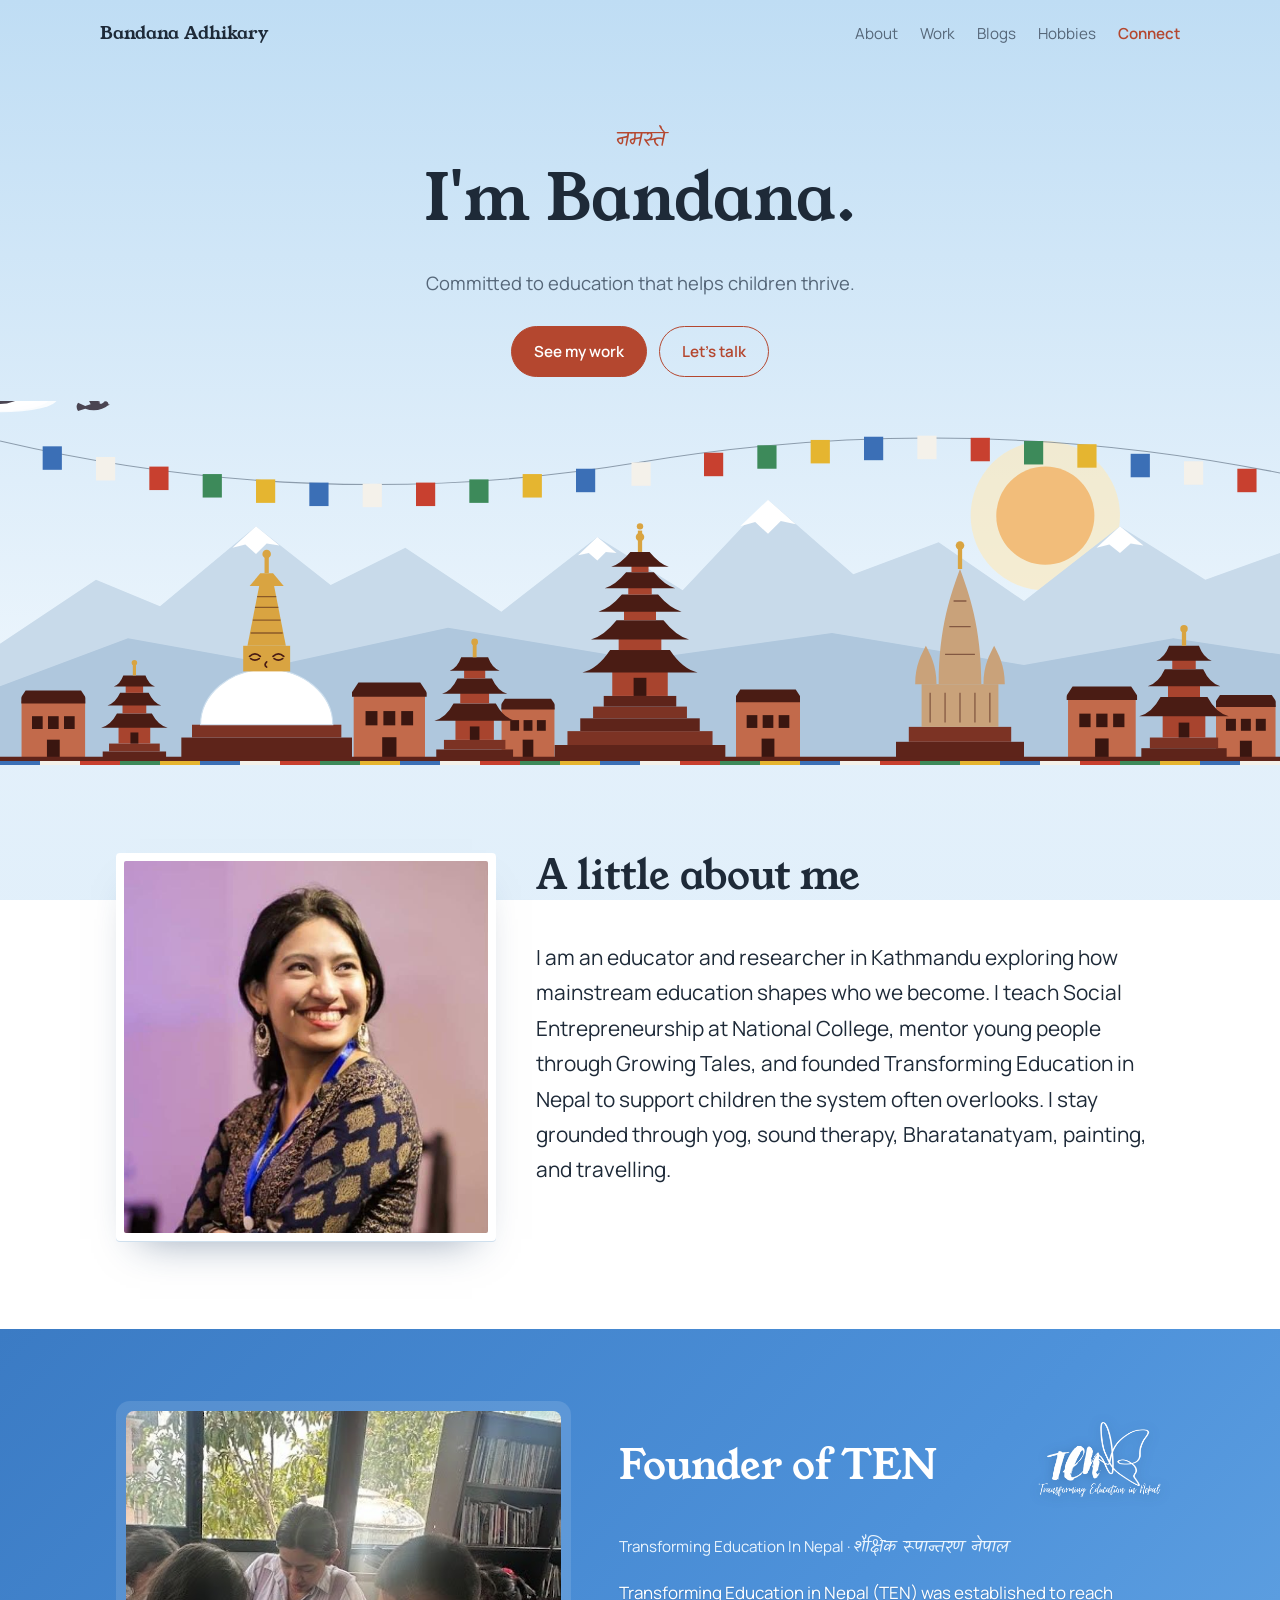
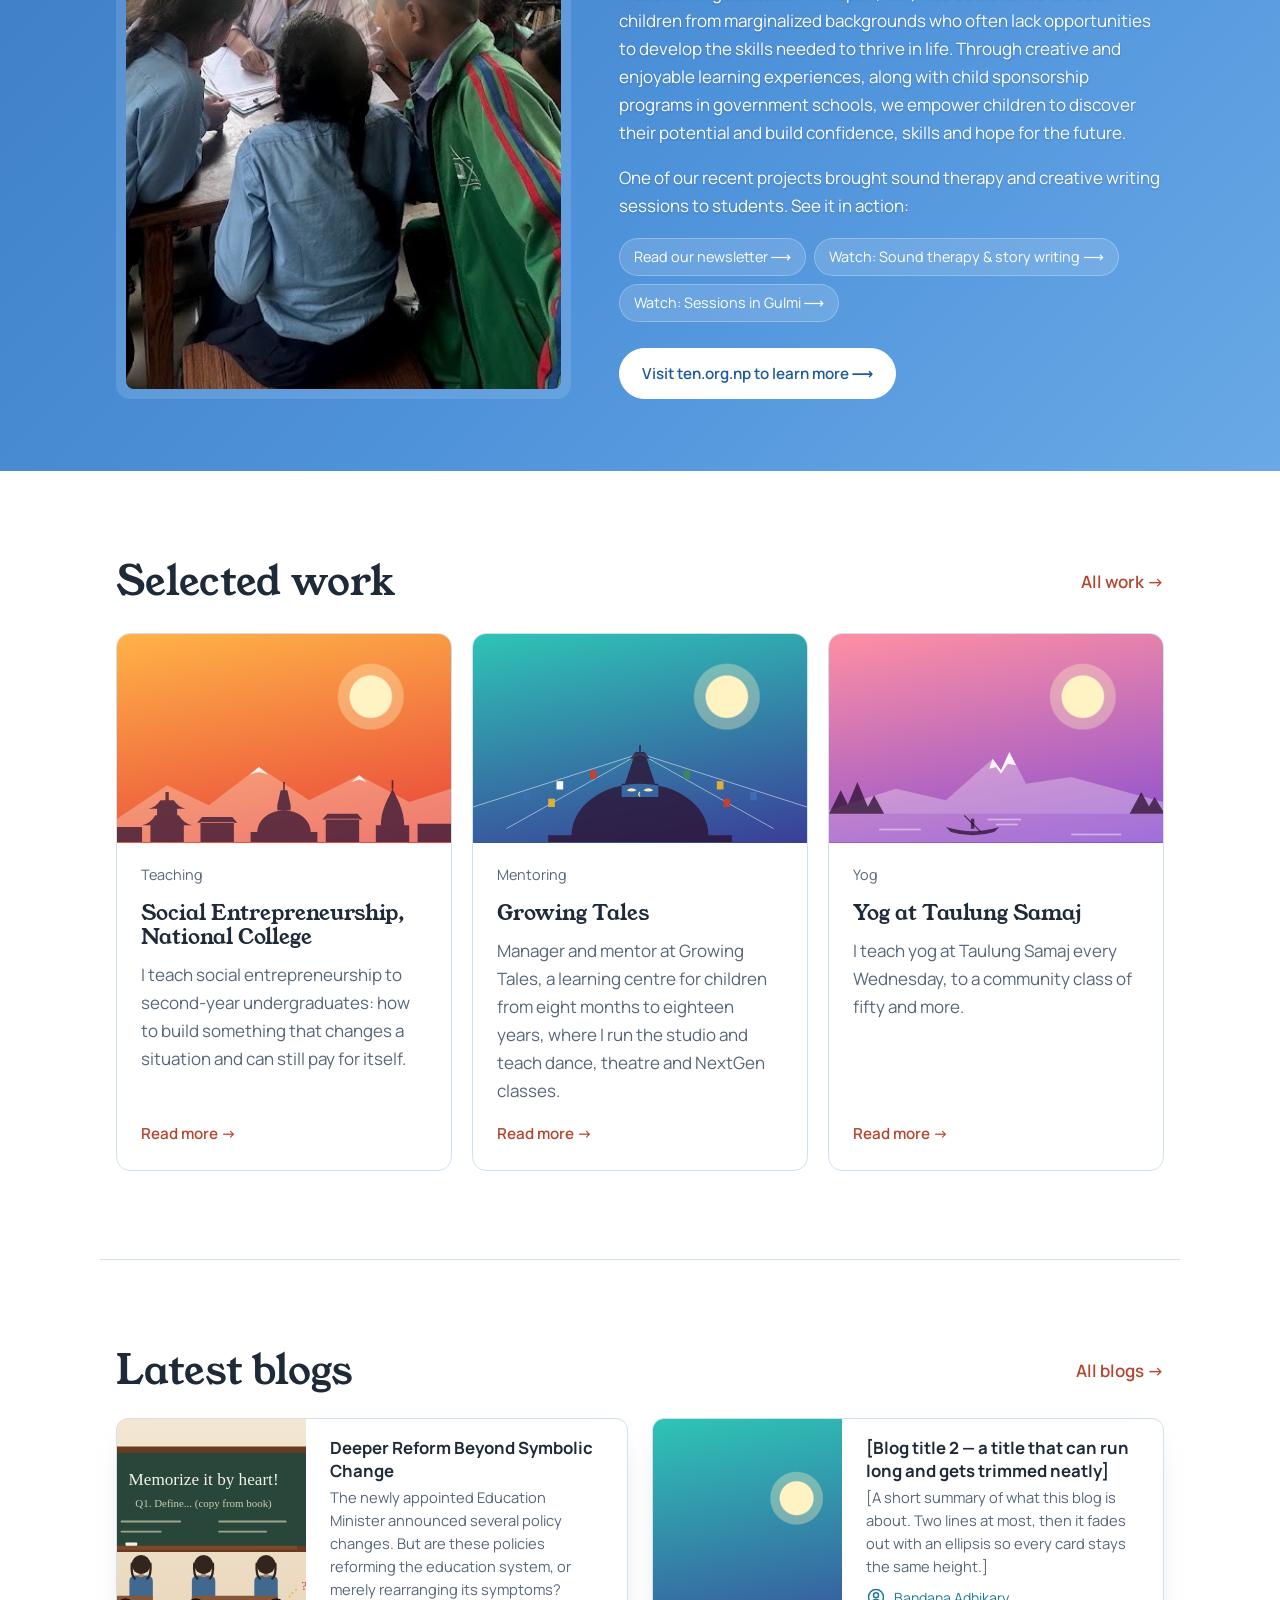
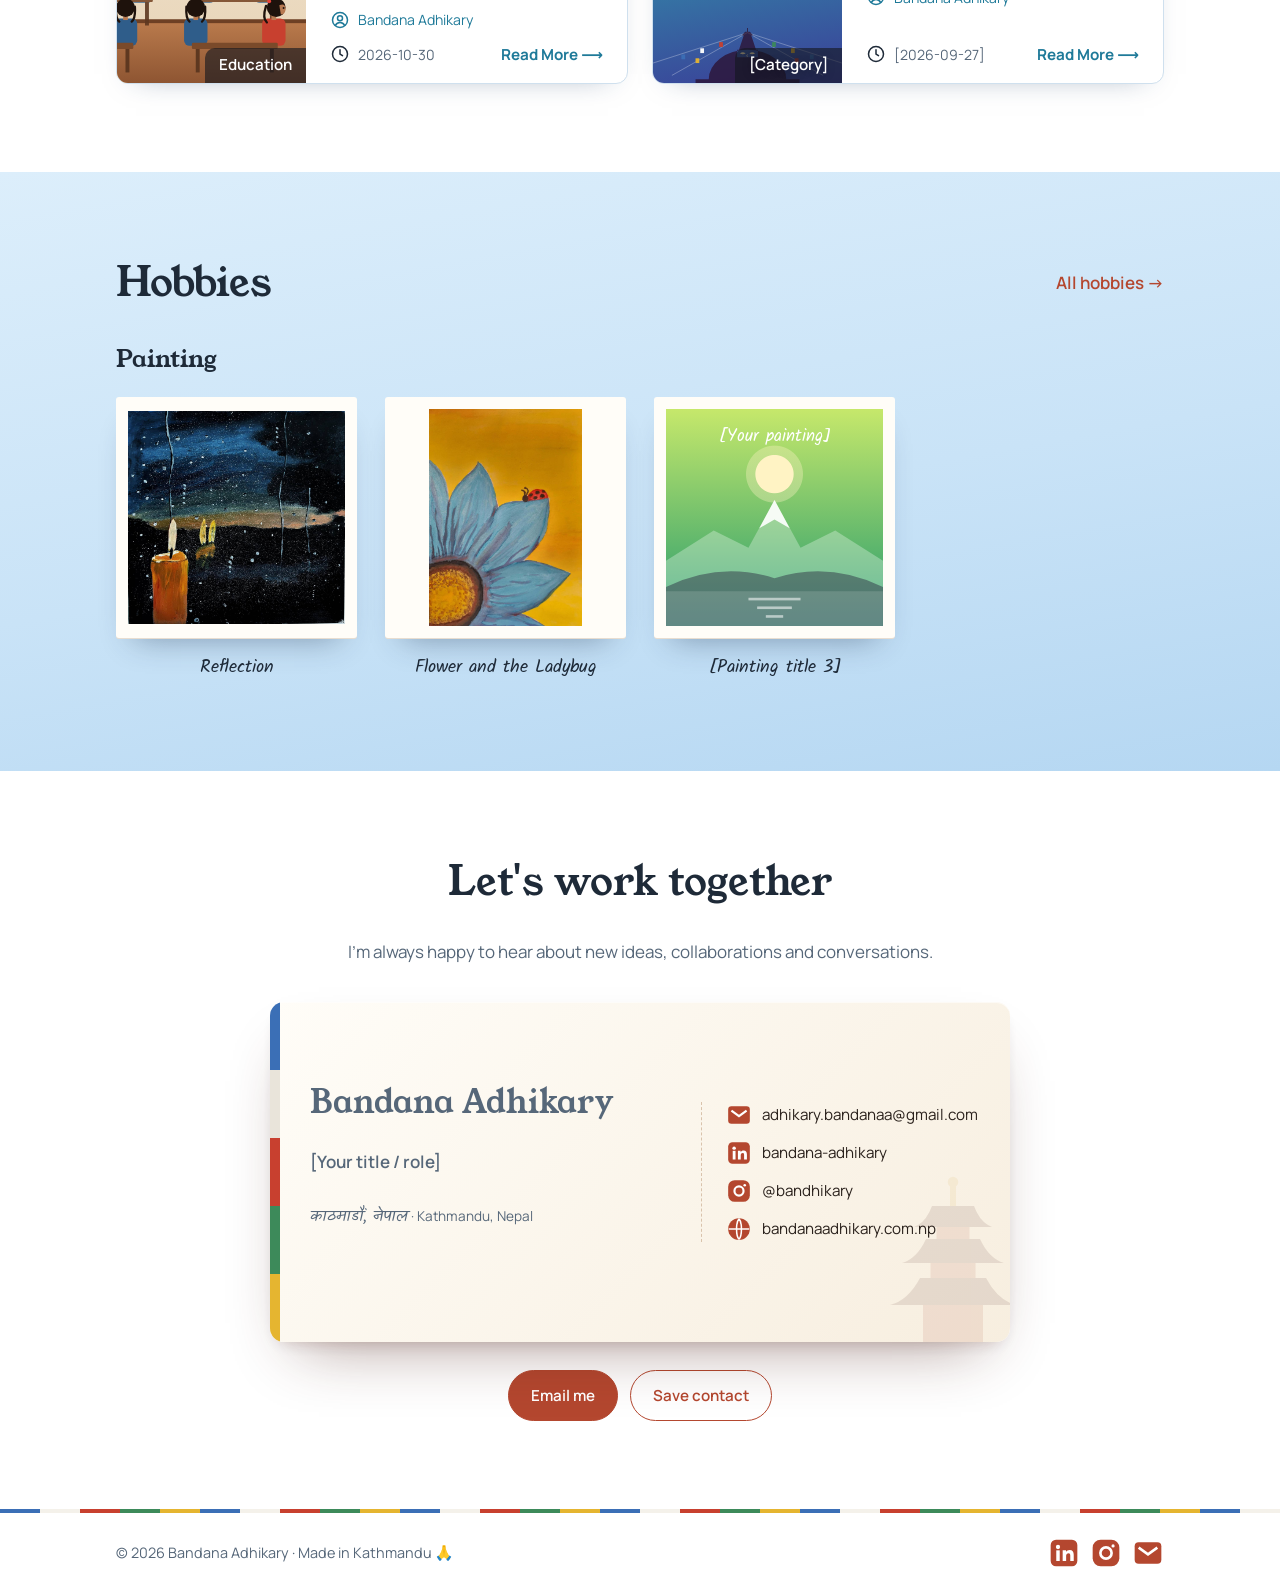
<file: index.html>
<!doctype html>
<html lang="en">
<head>
  <meta charset="utf-8">
  <meta name="viewport" content="width=device-width, initial-scale=1">
  <title>Bandana Adhikary</title>
  <meta name="description" content="Bandana Adhikary — work, writing, and ways to connect. From Kathmandu, Nepal.">
  <link rel="preconnect" href="https://fonts.googleapis.com">
  <link rel="preconnect" href="https://fonts.gstatic.com" crossorigin>
  <link href="https://fonts.googleapis.com/css2?family=Young+Serif&family=Manrope:wght@400;500;600;700&family=Kalam:wght@400;700&display=swap" rel="stylesheet">
  <link rel="stylesheet" href="/styles.css?v=20261107a">
  <link rel="icon" href="data:image/svg+xml,%3Csvg xmlns='http://www.w3.org/2000/svg' viewBox='0 0 100 100'%3E%3Cpath d='M10 70 Q25 66 32 50 L68 50 Q75 66 90 70 Z M20 46 Q32 43 38 30 L62 30 Q68 43 80 46 Z' fill='%23B4472F'/%3E%3Crect x='46' y='12' width='8' height='18' fill='%23C8922E'/%3E%3Crect x='34' y='70' width='32' height='20' fill='%23B4472F'/%3E%3C/svg%3E">
</head>
<body>

  <div class="scroll-progress" aria-hidden="true"></div>
  <header class="nav">
    <a href="/" class="brand">Bandana Adhikary</a>
    <nav>
      <a href="/#about">About</a>
      <a href="/work/">Work</a>
      <a href="/blogs/">Blogs</a>
      <a href="/hobbies/">Hobbies</a>
      <a href="/#connect" class="nav-cta">Connect</a>
    </nav>
  </header>

  <main id="top">

    <!-- HERO -->
    <section class="hero">
      <div class="hero-text">
        <p class="namaste" lang="ne">नमस्ते</p>
        <h1>I'm Bandana.</h1>
        <p class="tagline">Committed to education that helps children thrive.</p>
        <div class="hero-actions">
          <a href="/work/" class="btn">See my work</a>
          <a href="#connect" class="btn btn-ghost">Let's talk</a>
        </div>
      </div>

      <!-- Kathmandu temple-city skyline -->
      <svg class="skyline" viewBox="0 0 1200 340" preserveAspectRatio="xMidYMax slice" role="img" aria-label="Illustration of the Kathmandu valley: Himalayan peaks behind pagoda temples, Swayambhu stupa and a shikhara temple, with prayer flags overhead">
        <defs>
          <symbol id="pagoda3" viewBox="0 0 100 140">
            <rect x="10" y="128" width="80" height="12" class="b-dark"/>
            <rect x="18" y="118" width="64" height="10" class="b-mid"/>
            <rect x="30" y="96" width="40" height="22" class="b-wall"/>
            <rect x="45" y="104" width="10" height="14" class="b-door"/>
            <path d="M8,98 Q20,95 28,80 L72,80 Q80,95 92,98 Z" class="b-roof"/>
            <rect x="35" y="68" width="30" height="12" class="b-wall"/>
            <path d="M16,70 Q26,67 32,54 L68,54 Q74,67 84,70 Z" class="b-roof"/>
            <rect x="39" y="44" width="22" height="10" class="b-wall"/>
            <path d="M24,46 Q32,43 36,32 L64,32 Q68,43 76,46 Z" class="b-roof"/>
            <rect x="48" y="18" width="4" height="14" class="b-gold"/>
            <circle cx="50" cy="16" r="3.5" class="b-gold"/>
          </symbol>
          <symbol id="house" viewBox="0 0 60 70">
            <rect x="0" y="14" width="60" height="56" class="b-house"/>
            <path d="M-4,16 L64,16 L56,4 L4,4 Z" class="b-roof"/>
            <rect x="10" y="28" width="10" height="12" class="b-door"/>
            <rect x="25" y="28" width="10" height="12" class="b-door"/>
            <rect x="40" y="28" width="10" height="12" class="b-door"/>
            <rect x="24" y="50" width="12" height="20" class="b-door"/>
          </symbol>
        </defs>

        <!-- sun -->
        <circle cx="980" cy="110" r="70" class="sun-halo"/>
        <circle cx="980" cy="110" r="46" class="sun"/>

        <!-- drifting clouds -->
        <g class="cloud cloud-1" style="--cy:130px"><ellipse cx="0" cy="0" rx="46" ry="12"/><ellipse cx="-16" cy="-8" rx="22" ry="12"/><ellipse cx="14" cy="-10" rx="26" ry="14"/></g>
        <g class="cloud cloud-2" style="--cy:95px"><ellipse cx="0" cy="0" rx="36" ry="9"/><ellipse cx="-10" cy="-7" rx="18" ry="10"/><ellipse cx="12" cy="-6" rx="18" ry="9"/></g>
        <g class="cloud cloud-3" style="--cy:150px"><ellipse cx="0" cy="0" rx="54" ry="13"/><ellipse cx="-20" cy="-9" rx="24" ry="13"/><ellipse cx="18" cy="-12" rx="30" ry="15"/></g>

        <!-- Himalaya -->
        <g class="parallax" data-speed="0.12">
          <path class="mtn-far" d="M0,230 L90,170 L150,195 L240,120 L310,175 L380,140 L470,200 L560,130 L640,180 L720,95 L800,165 L880,135 L960,190 L1050,120 L1130,170 L1200,145 L1200,380 L0,380 Z"/>
          <path class="snow" d="M240,120 L262,138 L250,136 L240,146 L230,137 L218,140 Z M720,95 L746,118 L732,115 L720,127 L708,116 L694,120 Z M1050,120 L1072,138 L1060,136 L1050,145 L1040,137 L1028,140 Z M560,130 L578,145 L568,144 L560,152 L552,145 L542,147 Z"/>
        </g>
        <g class="parallax" data-speed="0.06">
          <path class="mtn-near" d="M0,270 L120,225 L260,250 L420,215 L600,245 L780,220 L960,250 L1100,225 L1200,240 L1200,380 L0,380 Z"/>
        </g>

        <!-- birds (pigeons of Durbar Square) -->
        <g class="birds">
          <g transform="translate(0,0) scale(1.5)"><g class="pigeon" style="--d:0s">
            <path class="wing wing-far" d="M0,-2 Q-1,-9 -5,-15 L-2.5,-14 L-3.5,-17 L0,-14 L0,-16.5 L2.5,-12.5 Q5.5,-8 7,-2 Z"/>
            <path class="bird-body" d="M-9,-1 L-16.5,-4.2 Q-19.5,0 -16.5,4.2 L-9,2 Q0,5.2 8.5,2 Q12.5,0.6 14.6,-1.5 L16.8,-2.1 L15,-2.8 Q15.4,-4.6 13.4,-5.6 Q11,-6.2 9.8,-4.3 Q8.6,-3 5,-3 Q-2,-3.8 -9,-1 Z"/>
            <path class="wing wing-near" d="M-3,-2 Q-6,-9 -12,-17 L-9,-16 L-11.5,-19.5 L-6.5,-16.5 L-7.5,-20 L-3,-15.5 L-2.5,-17.5 L0.5,-13 Q4,-8 6,-2 Z"/>
          </g></g>
          <g transform="translate(50,-24) scale(1.2)"><g class="pigeon" style="--d:-.35s">
            <path class="wing wing-far" d="M0,-2 Q-1,-9 -5,-15 L-2.5,-14 L-3.5,-17 L0,-14 L0,-16.5 L2.5,-12.5 Q5.5,-8 7,-2 Z"/>
            <path class="bird-body" d="M-9,-1 L-16.5,-4.2 Q-19.5,0 -16.5,4.2 L-9,2 Q0,5.2 8.5,2 Q12.5,0.6 14.6,-1.5 L16.8,-2.1 L15,-2.8 Q15.4,-4.6 13.4,-5.6 Q11,-6.2 9.8,-4.3 Q8.6,-3 5,-3 Q-2,-3.8 -9,-1 Z"/>
            <path class="wing wing-near" d="M-3,-2 Q-6,-9 -12,-17 L-9,-16 L-11.5,-19.5 L-6.5,-16.5 L-7.5,-20 L-3,-15.5 L-2.5,-17.5 L0.5,-13 Q4,-8 6,-2 Z"/>
          </g></g>
          <g transform="translate(-45,-36) scale(1.05)"><g class="pigeon" style="--d:-.7s">
            <path class="wing wing-far" d="M0,-2 Q-1,-9 -5,-15 L-2.5,-14 L-3.5,-17 L0,-14 L0,-16.5 L2.5,-12.5 Q5.5,-8 7,-2 Z"/>
            <path class="bird-body" d="M-9,-1 L-16.5,-4.2 Q-19.5,0 -16.5,4.2 L-9,2 Q0,5.2 8.5,2 Q12.5,0.6 14.6,-1.5 L16.8,-2.1 L15,-2.8 Q15.4,-4.6 13.4,-5.6 Q11,-6.2 9.8,-4.3 Q8.6,-3 5,-3 Q-2,-3.8 -9,-1 Z"/>
            <path class="wing wing-near" d="M-3,-2 Q-6,-9 -12,-17 L-9,-16 L-11.5,-19.5 L-6.5,-16.5 L-7.5,-20 L-3,-15.5 L-2.5,-17.5 L0.5,-13 Q4,-8 6,-2 Z"/>
          </g></g>
          <g transform="translate(88,8) scale(.9)"><g class="pigeon" style="--d:-.2s">
            <path class="wing wing-far" d="M0,-2 Q-1,-9 -5,-15 L-2.5,-14 L-3.5,-17 L0,-14 L0,-16.5 L2.5,-12.5 Q5.5,-8 7,-2 Z"/>
            <path class="bird-body" d="M-9,-1 L-16.5,-4.2 Q-19.5,0 -16.5,4.2 L-9,2 Q0,5.2 8.5,2 Q12.5,0.6 14.6,-1.5 L16.8,-2.1 L15,-2.8 Q15.4,-4.6 13.4,-5.6 Q11,-6.2 9.8,-4.3 Q8.6,-3 5,-3 Q-2,-3.8 -9,-1 Z"/>
            <path class="wing wing-near" d="M-3,-2 Q-6,-9 -12,-17 L-9,-16 L-11.5,-19.5 L-6.5,-16.5 L-7.5,-20 L-3,-15.5 L-2.5,-17.5 L0.5,-13 Q4,-8 6,-2 Z"/>
          </g></g>
          <g transform="translate(18,-60) scale(.8)"><g class="pigeon" style="--d:-.95s">
            <path class="wing wing-far" d="M0,-2 Q-1,-9 -5,-15 L-2.5,-14 L-3.5,-17 L0,-14 L0,-16.5 L2.5,-12.5 Q5.5,-8 7,-2 Z"/>
            <path class="bird-body" d="M-9,-1 L-16.5,-4.2 Q-19.5,0 -16.5,4.2 L-9,2 Q0,5.2 8.5,2 Q12.5,0.6 14.6,-1.5 L16.8,-2.1 L15,-2.8 Q15.4,-4.6 13.4,-5.6 Q11,-6.2 9.8,-4.3 Q8.6,-3 5,-3 Q-2,-3.8 -9,-1 Z"/>
            <path class="wing wing-near" d="M-3,-2 Q-6,-9 -12,-17 L-9,-16 L-11.5,-19.5 L-6.5,-16.5 L-7.5,-20 L-3,-15.5 L-2.5,-17.5 L0.5,-13 Q4,-8 6,-2 Z"/>
          </g></g>
        </g>

        <!-- prayer flags -->
        <g class="flag-line">
          <path class="flag-string" d="M0,40 Q300,110 600,60 Q900,10 1200,70"/>
          <g class="flags">
            <rect x="40"  y="45" width="18" height="22" class="f-blue"/>
            <rect x="90"  y="55" width="18" height="22" class="f-white"/>
            <rect x="140" y="64" width="18" height="22" class="f-red"/>
            <rect x="190" y="71" width="18" height="22" class="f-green"/>
            <rect x="240" y="76" width="18" height="22" class="f-yellow"/>
            <rect x="290" y="79" width="18" height="22" class="f-blue"/>
            <rect x="340" y="80" width="18" height="22" class="f-white"/>
            <rect x="390" y="79" width="18" height="22" class="f-red"/>
            <rect x="440" y="76" width="18" height="22" class="f-green"/>
            <rect x="490" y="71" width="18" height="22" class="f-yellow"/>
            <rect x="540" y="66" width="18" height="22" class="f-blue"/>
            <rect x="592" y="60" width="18" height="22" class="f-white"/>
            <rect x="660" y="51" width="18" height="22" class="f-red"/>
            <rect x="710" y="44" width="18" height="22" class="f-green"/>
            <rect x="760" y="39" width="18" height="22" class="f-yellow"/>
            <rect x="810" y="36" width="18" height="22" class="f-blue"/>
            <rect x="860" y="35" width="18" height="22" class="f-white"/>
            <rect x="910" y="37" width="18" height="22" class="f-red"/>
            <rect x="960" y="40" width="18" height="22" class="f-green"/>
            <rect x="1010" y="43" width="18" height="22" class="f-yellow"/>
            <rect x="1060" y="52" width="18" height="22" class="f-blue"/>
            <rect x="1110" y="59" width="18" height="22" class="f-white"/>
            <rect x="1160" y="66" width="18" height="22" class="f-red"/>
          </g>
        </g>

        <!-- background houses -->
        <use href="#house" x="20"   y="270" width="60" height="70"/>
        <use href="#house" x="330"  y="262" width="70" height="78"/>
        <use href="#house" x="470"  y="275" width="50" height="65"/>
        <use href="#house" x="690"  y="268" width="60" height="72"/>
        <use href="#house" x="1000" y="266" width="66" height="74"/>
        <use href="#house" x="1140" y="274" width="56" height="66"/>

        <!-- Swayambhu stupa -->
        <g class="stupa">
          <rect x="170" y="318" width="160" height="22" class="b-dark"/>
          <rect x="180" y="306" width="140" height="12" class="b-mid"/>
          <path d="M188,306 A62,52 0 0 1 312,306 Z" class="dome"/>
          <rect x="228" y="232" width="44" height="24" class="b-gold"/>
          <path d="M234,242 q5,-5 10,0 M256,242 q5,-5 10,0" class="eyes"/>
          <path d="M235,244 q4,3 8,0 M257,244 q4,3 8,0" class="eyes"/>
          <path d="M250,247 q-3,3 0,5" class="eyes"/>
          <path d="M232,232 L268,232 L257,176 L243,176 Z" class="b-gold"/>
          <path d="M235,220 H265 M237,208 H263 M239,196 H261 M241,186 H259" class="rings"/>
          <path d="M234,176 L266,176 L256,164 L244,164 Z" class="b-gold"/>
          <rect x="248" y="148" width="4" height="16" class="b-gold"/>
          <circle cx="250" cy="146" r="4" class="b-gold"/>
        </g>

        <!-- small pagodas -->
        <use href="#pagoda3" x="400"  y="214" width="90" height="126"/>
        <use href="#pagoda3" x="1060" y="200" width="100" height="140"/>
        <use href="#pagoda3" x="88"   y="236" width="76" height="104"/>

        <!-- Five-tier pagoda (Nyatapola) -->
        <g class="nyatapola">
          <rect x="520" y="325" width="160" height="15" class="b-dark"/>
          <rect x="532" y="312" width="136" height="13" class="b-mid"/>
          <rect x="544" y="300" width="112" height="12" class="b-dark"/>
          <rect x="556" y="289" width="88"  height="11" class="b-mid"/>
          <rect x="566" y="279" width="68"  height="10" class="b-dark"/>
          <rect x="574" y="255" width="52"  height="24" class="b-wall"/>
          <rect x="594" y="262" width="12"  height="17" class="b-door"/>
          <path d="M546,257 Q560,254 572,236 L628,236 Q640,254 654,257 Z" class="b-roof"/>
          <rect x="580" y="224" width="40" height="12" class="b-wall"/>
          <path d="M554,226 Q566,223 578,208 L622,208 Q634,223 646,226 Z" class="b-roof"/>
          <rect x="585" y="198" width="30" height="10" class="b-wall"/>
          <path d="M561,200 Q572,197 583,184 L617,184 Q628,197 639,200 Z" class="b-roof"/>
          <rect x="589" y="176" width="22" height="8" class="b-wall"/>
          <path d="M567,178 Q577,175 587,163 L613,163 Q623,175 633,178 Z" class="b-roof"/>
          <rect x="592" y="156" width="16" height="7" class="b-wall"/>
          <path d="M573,158 Q582,155 591,144 L609,144 Q618,155 627,158 Z" class="b-roof"/>
          <rect x="598" y="124" width="4" height="20" class="b-gold"/>
          <circle cx="600" cy="130" r="4" class="b-gold"/>
          <circle cx="600" cy="120" r="3" class="b-gold"/>
        </g>

        <!-- Shikhara temple (Krishna Mandir style) -->
        <g class="shikhara">
          <rect x="840" y="322" width="120" height="18" class="b-dark"/>
          <rect x="852" y="308" width="96" height="14" class="b-mid"/>
          <rect x="864" y="268" width="72" height="40" class="b-stone"/>
          <path d="M872,276 v28 M886,276 v28 M900,276 v28 M914,276 v28 M928,276 v28" class="pillars"/>
          <path d="M858,268 C858,250 864,240 868,232 C872,240 878,250 878,268 Z" class="b-stone"/>
          <path d="M922,268 C922,250 928,240 932,232 C936,240 942,250 942,268 Z" class="b-stone"/>
          <path d="M880,268 C880,214 892,182 900,160 C908,182 920,214 920,268 Z" class="b-stone"/>
          <path d="M886,240 H914 M890,214 H910 M894,190 H906" class="pillars"/>
          <rect x="898" y="140" width="4" height="20" class="b-gold"/>
          <circle cx="900" cy="138" r="4" class="b-gold"/>
        </g>

        <!-- ground -->
        <rect x="0" y="336" width="1200" height="4" class="b-dark"/>
      </svg>
    </section>

    <div class="dhaka-band" aria-hidden="true"></div>

    <!-- ABOUT -->
    <section id="about" class="section about reveal">
      <!-- To add your photo: replace the photo-ph div with <img src="/photo.jpg" alt="Bandana Adhikary"> -->
      <figure class="photo-frame" data-reveal="rise">
        <img src="/images/bandana.jpg" alt="Bandana Adhikary smiling, wearing a navy and gold kurta" width="614" height="626">
      </figure>
      <div>
        <h2>A little about me</h2>
        <p>I am an educator and researcher in Kathmandu exploring how mainstream education shapes who we become. I teach Social Entrepreneurship at National College, mentor young people through Growing Tales, and founded Transforming Education in Nepal to support children the system often overlooks. I stay grounded through yog, sound therapy, Bharatanatyam, painting, and travelling.</p>
      </div>
    </section>

    <!-- TEN -->
    <section id="ten" class="ten-band">
      <div class="section ten reveal">
        <figure class="ten-photo">
          <img src="/images/ten-library.jpg" alt="Bandana working with children around a table in a TEN library" loading="lazy">
        </figure>
        <div class="ten-text">
          <div class="ten-head">
            <img src="/images/ten-logo.png" alt="" class="ten-logo" aria-hidden="true">
            <h2>Founder of TEN</h2>
          </div>
          <p class="ten-ne">Transforming Education In Nepal · <span lang="ne">शैक्षिक रूपान्तरण नेपाल</span></p>
          <p>Transforming Education in Nepal (TEN) was established to reach children from marginalized backgrounds who often lack opportunities to develop the skills needed to thrive in life. Through creative and enjoyable learning experiences, along with child sponsorship programs in government schools, we empower children to discover their potential and build confidence, skills and hope for the future.</p>
          <p>One of our recent projects brought sound therapy and creative writing sessions to students. See it in action:</p>
          <ul class="ten-pills">
            <li><a href="https://ten.org.np/newsletter/" target="_blank" rel="noopener">Read our newsletter ⟶</a></li>
            <li><a href="https://youtu.be/B3JeXF7yhMc" target="_blank" rel="noopener">Watch: Sound therapy &amp; story writing ⟶</a></li>
            <li><a href="https://youtu.be/iYY45uDLSWM" target="_blank" rel="noopener">Watch: Sessions in Gulmi ⟶</a></li>
          </ul>
          <a href="https://ten.org.np/?i=1" class="btn" target="_blank" rel="noopener">Visit ten.org.np to learn more ⟶</a>
        </div>
      </div>
    </section>

    <!-- WORK -->
    <section id="work" class="section reveal">
      <div class="section-head">
        <h2>Selected work</h2>
        <a href="/work/" class="see-all">All work →</a>
      </div>
      <div class="cards">
        <a href="/work/teaching-social-entrepreneurship.html" class="card card-media">
          <div class="card-art" aria-hidden="true"></div>
          <p class="card-tag">Teaching</p>
          <h3>Social Entrepreneurship, National College</h3>
          <p>I teach social entrepreneurship to second-year undergraduates: how to build something that changes a situation and can still pay for itself.</p>
          <span class="card-link">Read more →</span>
        </a>
        <a href="/work/mentoring-growing-tales.html" class="card card-media">
          <div class="card-art" aria-hidden="true"></div>
          <p class="card-tag">Mentoring</p>
          <h3>Growing Tales</h3>
          <p>Manager and mentor at Growing Tales, a learning centre for children from eight months to eighteen years, where I run the studio and teach dance, theatre and NextGen classes.</p>
          <span class="card-link">Read more →</span>
        </a>
        <a href="/work/yoga-taulung-samaj.html" class="card card-media">
          <div class="card-art" aria-hidden="true"></div>
          <p class="card-tag">Yog</p>
          <h3>Yog at Taulung Samaj</h3>
          <p>I teach yog at Taulung Samaj every Wednesday, to a community class of fifty and more.</p>
          <span class="card-link">Read more →</span>
        </a>
      </div>
    </section>

    <!-- BLOGS -->
    <section id="blogs" class="section reveal">
      <div class="section-head">
        <h2>Latest blogs</h2>
        <a href="/blogs/" class="see-all">All blogs →</a>
      </div>
        <div class="bposts">
          <a href="/blogs/deeper-reform-beyond-symbolic-change.html" class="bpost">
            <div class="bpost-img bpost-photo"><img src="/images/deeper-reform.svg" alt="" loading="lazy"><span class="bpost-cat">Education</span></div>
            <div class="bpost-body">
              <h3 class="bpost-title">Deeper Reform Beyond Symbolic Change</h3>
              <p class="bpost-excerpt">The newly appointed Education Minister announced several policy changes. But are these policies reforming the education system, or merely rearranging its symptoms?</p>
              <p class="bpost-author"><svg viewBox="0 0 24 24" aria-hidden="true"><circle cx="12" cy="12" r="9"/><circle cx="12" cy="10" r="3"/><path d="M6.5 18.5c1.2-2.3 3.2-3.5 5.5-3.5s4.3 1.2 5.5 3.5"/></svg>Bandana Adhikary</p>
              <div class="bpost-foot">
                <p class="bpost-date"><svg viewBox="0 0 24 24" aria-hidden="true"><circle cx="12" cy="12" r="9"/><path d="M12 7v5l3 2"/></svg><time datetime="2026-10-30">2026-10-30</time></p>
                <span class="bpost-more">Read More <span aria-hidden="true">⟶</span></span>
              </div>
            </div>
          </a>
          <a href="/blogs/first-blog.html" class="bpost">
            <div class="bpost-img card-art" aria-hidden="true"><span class="bpost-cat">[Category]</span></div>
            <div class="bpost-body">
              <h3 class="bpost-title">[Blog title 2 — a title that can run long and gets trimmed neatly]</h3>
              <p class="bpost-excerpt">[A short summary of what this blog is about. Two lines at most, then it fades out with an ellipsis so every card stays the same height.]</p>
              <p class="bpost-author"><svg viewBox="0 0 24 24" aria-hidden="true"><circle cx="12" cy="12" r="9"/><circle cx="12" cy="10" r="3"/><path d="M6.5 18.5c1.2-2.3 3.2-3.5 5.5-3.5s4.3 1.2 5.5 3.5"/></svg>Bandana Adhikary</p>
              <div class="bpost-foot">
                <p class="bpost-date"><svg viewBox="0 0 24 24" aria-hidden="true"><circle cx="12" cy="12" r="9"/><path d="M12 7v5l3 2"/></svg><time datetime="2026-09-27">[2026-09-27]</time></p>
                <span class="bpost-more">Read More <span aria-hidden="true">⟶</span></span>
              </div>
            </div>
          </a>
        </div>
    </section>
    <!-- HOBBIES -->
    <section id="hobbies" class="hobbies-band">
      <div class="section reveal">
        <div class="section-head">
          <h2>Hobbies</h2>
          <a href="/hobbies/" class="see-all">All hobbies →</a>
        </div>
        <h3 class="sub-head">Painting</h3>
        <div class="paintings">
          <button class="painting" type="button"
            data-title="Reflection"
            data-meta="Acrylic on canvas · 2022"
            data-desc="Sometimes all you need is a tiny light and some reflections.">
            <span class="painting-frame"><img src="/images/painting-reflection.jpg" alt="Reflection: a lit orange candle beside a rain-streaked window at dusk, its flame reflected in the glass" loading="lazy"></span>
            <span class="painting-title">Reflection</span>
          </button>
          <button class="painting" type="button"
            data-title="Flower and the Ladybug"
            data-meta="Watercolor · 2021"
            data-desc="">
            <span class="painting-frame"><img src="/images/painting-flower-ladybug.jpg" alt="Flower and the Ladybug: a large blue flower with a golden centre against a warm yellow background, a small red ladybug resting on one petal" loading="lazy"></span>
            <span class="painting-title">Flower and the Ladybug</span>
          </button>
          <button class="painting" type="button"
            data-title="[Painting title 3]"
            data-meta="[Medium, e.g. Acrylic on canvas] · [Year]"
            data-desc="[Two or three sentences about this painting — what inspired it, where you were, or what you hoped to capture. Keep it personal and short.]">
            <span class="painting-frame"><span class="paint-ph"><span>[Your painting]</span></span></span>
            <span class="painting-title">[Painting title 3]</span>
          </button>
        </div>
      </div>
    </section>

    <!-- CONNECT -->
    <section id="connect" class="section connect reveal">
      <h2>Let's work together</h2>
      <p>I'm always happy to hear about new ideas, collaborations and conversations.</p>
      <div class="bcard-wrap" data-reveal="flip">
        <div class="bcard">
          <span class="bcard-shine" aria-hidden="true"></span>
          <span class="bcard-stripe" aria-hidden="true"></span>
          <svg class="bcard-mark" viewBox="0 0 100 140" aria-hidden="true">
            <rect x="10" y="128" width="80" height="12" class="b-dark"/><rect x="30" y="96" width="40" height="32" class="b-wall"/>
            <path d="M8,98 Q20,95 28,80 L72,80 Q80,95 92,98 Z" class="b-roof"/><rect x="35" y="68" width="30" height="12" class="b-wall"/>
            <path d="M16,70 Q26,67 32,54 L68,54 Q74,67 84,70 Z" class="b-roof"/><rect x="39" y="44" width="22" height="10" class="b-wall"/>
            <path d="M24,46 Q32,43 36,32 L64,32 Q68,43 76,46 Z" class="b-roof"/><rect x="48" y="18" width="4" height="14" class="b-gold"/><circle cx="50" cy="16" r="3.5" class="b-gold"/>
          </svg>
          <div class="bcard-id">
            <p class="bcard-name">Bandana Adhikary</p>
            <p class="bcard-role">[Your title / role]</p>
            <p class="bcard-place"><span lang="ne">काठमाडौं, नेपाल</span> · Kathmandu, Nepal</p>
          </div>
          <ul class="bcard-links">
            <li><a href="mailto:adhikary.bandanaa@gmail.com"><svg viewBox="0 0 24 24" aria-hidden="true"><rect x="2" y="4" width="20" height="16" rx="3" class="ic-fill"/><path d="M5 8l7 5 7-5" fill="none" class="ic-stroke"/></svg><span>adhikary.bandanaa@gmail.com</span></a></li>
            <li><a href="https://www.linkedin.com/in/bandana-adhikary-870861122/" target="_blank" rel="noopener"><svg viewBox="0 0 24 24" aria-hidden="true"><rect x="2" y="2" width="20" height="20" rx="4" class="ic-fill"/><circle cx="7.5" cy="7.5" r="1.6" class="ic-ink"/><rect x="6.2" y="10" width="2.6" height="8" class="ic-ink"/><path d="M11 10h2.5v1.2c.5-.8 1.5-1.4 2.8-1.4 2 0 3 1.3 3 3.6V18h-2.6v-4.2c0-1.1-.4-1.7-1.3-1.7-1 0-1.8.7-1.8 1.9v4H11z" class="ic-ink"/></svg><span>bandana-adhikary</span></a></li>
            <li><a href="https://www.instagram.com/bandhikary/" target="_blank" rel="noopener"><svg viewBox="0 0 24 24" aria-hidden="true"><rect x="2" y="2" width="20" height="20" rx="6" class="ic-fill"/><circle cx="12" cy="12" r="4.2" fill="none" class="ic-stroke"/><circle cx="17.3" cy="6.7" r="1.2" class="ic-ink"/></svg><span>@bandhikary</span></a></li>
            <li><a href="https://bandanaadhikary.com.np"><svg viewBox="0 0 24 24" aria-hidden="true"><circle cx="12" cy="12" r="10" class="ic-fill"/><path d="M2.5 12h19M12 2.5c3 3 3 16 0 19M12 2.5c-3 3-3 16 0 19" fill="none" class="ic-stroke" style="stroke-width:1.4"/></svg><span>bandanaadhikary.com.np</span></a></li>
          </ul>
        </div>
      </div>
      <div class="hero-actions bcard-actions">
        <a href="mailto:adhikary.bandanaa@gmail.com" class="btn">Email me</a>
        <a href="#" class="btn btn-ghost" id="save-contact" download="Bandana-Adhikary.vcf">Save contact</a>
      </div>
    </section>
  </main>
  <dialog class="lightbox" aria-label="Painting">
    <button class="lb-close" type="button" aria-label="Close">×</button>
    <button class="lb-nav lb-prev" type="button" aria-label="Previous painting">‹</button>
    <button class="lb-nav lb-next" type="button" aria-label="Next painting">›</button>
    <figure>
      <div class="lb-art"></div>
      <figcaption>
        <h3 class="lb-title"></h3>
        <p class="lb-meta"></p>
        <p class="lb-desc"></p>
      </figcaption>
    </figure>
  </dialog>

  <footer class="footer">
    <div class="dhaka-band" aria-hidden="true"></div>
    <div class="footer-inner">
      <p>© <span id="year">2026</span> Bandana Adhikary · Made in Kathmandu <span lang="ne">🙏</span></p>
      <div class="socials">
        <a href="https://www.linkedin.com/in/bandana-adhikary-870861122/" target="_blank" rel="noopener" aria-label="LinkedIn"><svg viewBox="0 0 24 24"><rect x="2" y="2" width="20" height="20" rx="4" class="ic-fill"/><circle cx="7.5" cy="7.5" r="1.6" class="ic-ink"/><rect x="6.2" y="10" width="2.6" height="8" class="ic-ink"/><path d="M11 10h2.5v1.2c.5-.8 1.5-1.4 2.8-1.4 2 0 3 1.3 3 3.6V18h-2.6v-4.2c0-1.1-.4-1.7-1.3-1.7-1 0-1.8.7-1.8 1.9v4H11z" class="ic-ink"/></svg></a>
        <a href="https://www.instagram.com/bandhikary/" target="_blank" rel="noopener" aria-label="Instagram"><svg viewBox="0 0 24 24"><rect x="2" y="2" width="20" height="20" rx="6" class="ic-fill"/><circle cx="12" cy="12" r="4.2" fill="none" class="ic-stroke"/><circle cx="17.3" cy="6.7" r="1.2" class="ic-ink"/></svg></a>
        <a href="mailto:adhikary.bandanaa@gmail.com" aria-label="Email"><svg viewBox="0 0 24 24"><rect x="2" y="4" width="20" height="16" rx="3" class="ic-fill"/><path d="M5 8l7 5 7-5" fill="none" class="ic-stroke"/></svg></a>
      </div>
    </div>
  </footer>

  <script src="/site.js?v=20261030e" defer></script>
</body>
</html>
</file>
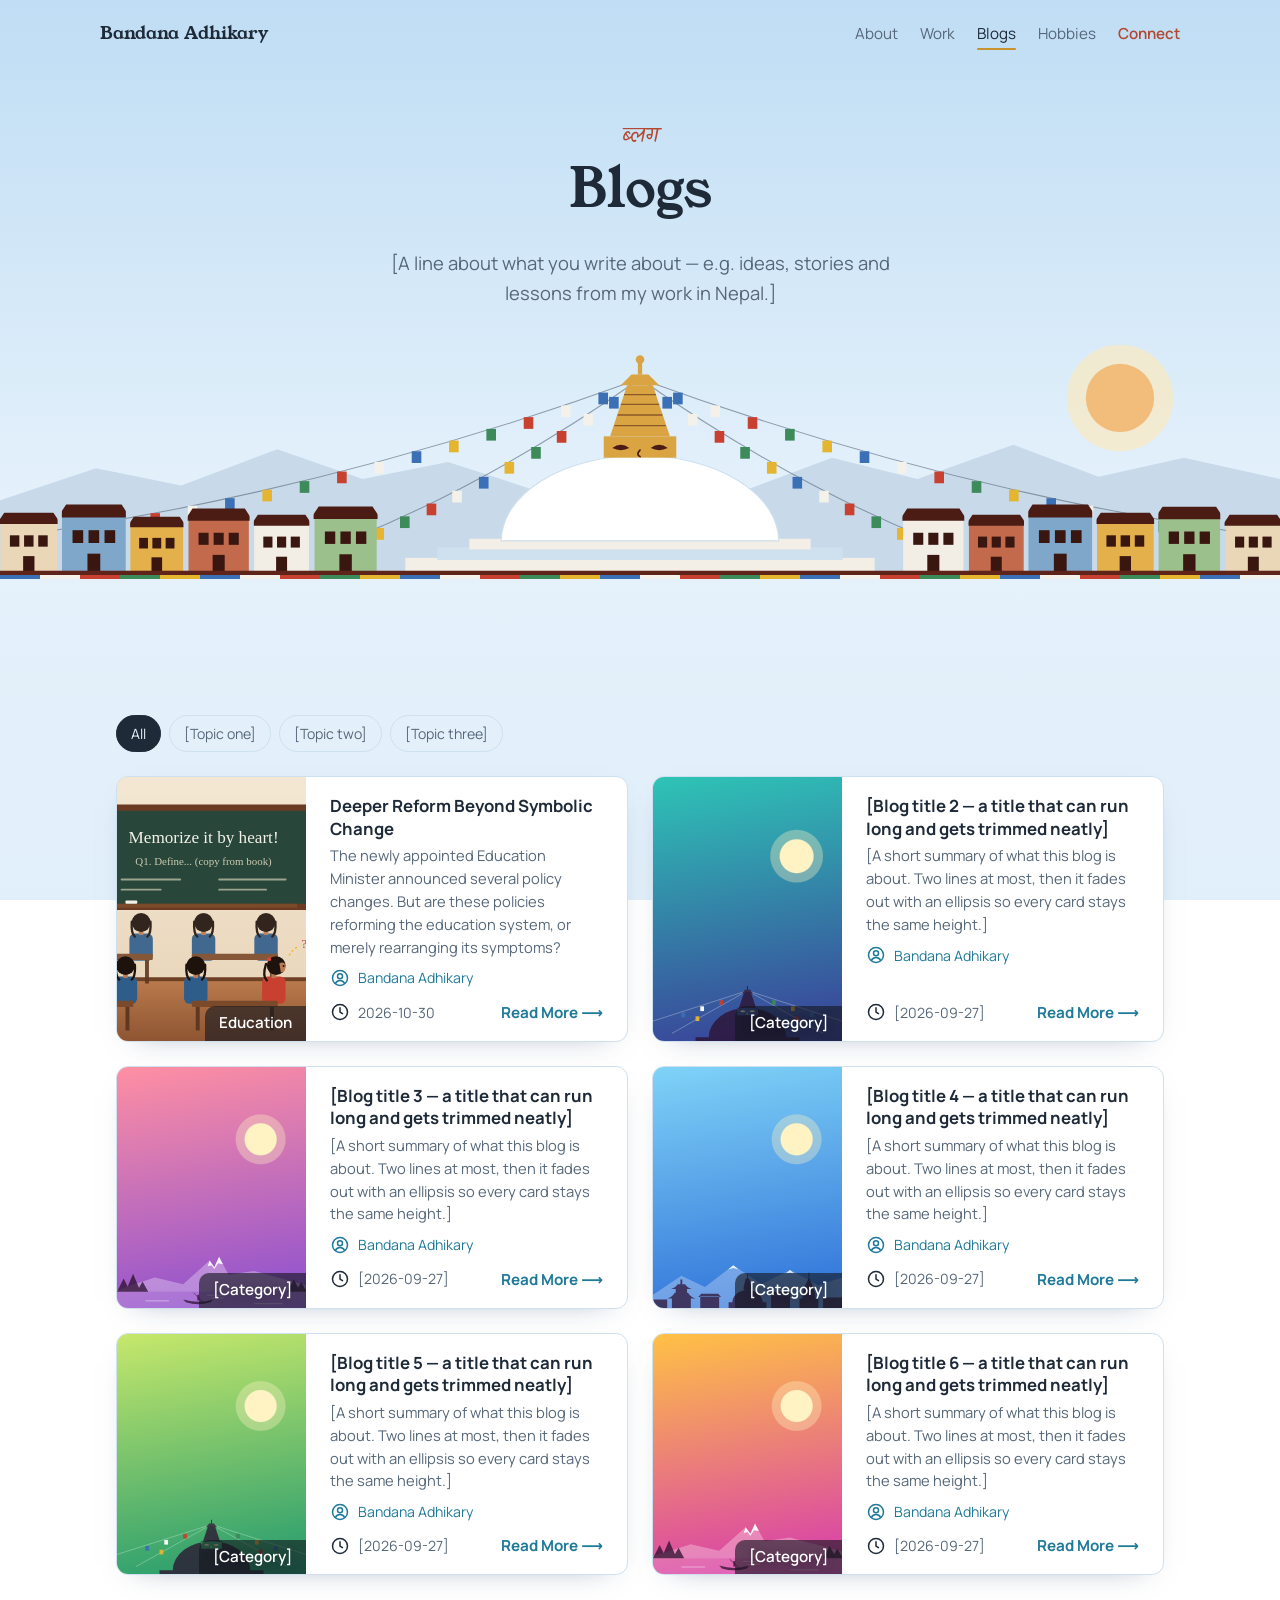
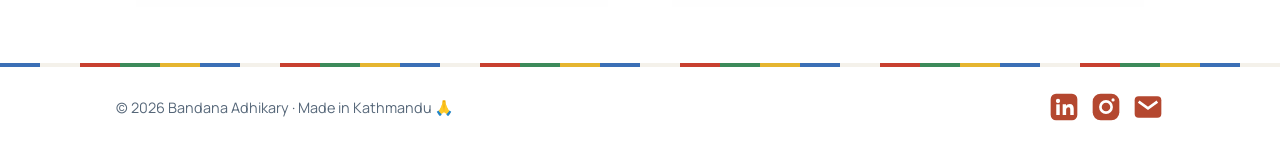
<file: blogs/index.html>
<!doctype html>
<html lang="en">
<head>
  <meta charset="utf-8">
  <meta name="viewport" content="width=device-width, initial-scale=1">
  <title>Blogs · Bandana Adhikary</title>
  <meta name="description" content="Blogs by Bandana Adhikary.">
  <link rel="preconnect" href="https://fonts.googleapis.com">
  <link rel="preconnect" href="https://fonts.gstatic.com" crossorigin>
  <link href="https://fonts.googleapis.com/css2?family=Young+Serif&family=Manrope:wght@400;500;600;700&family=Kalam:wght@400;700&display=swap" rel="stylesheet">
  <link rel="stylesheet" href="/styles.css?v=20261030e">
  <link rel="icon" href="data:image/svg+xml,%3Csvg xmlns='http://www.w3.org/2000/svg' viewBox='0 0 100 100'%3E%3Cpath d='M10 70 Q25 66 32 50 L68 50 Q75 66 90 70 Z M20 46 Q32 43 38 30 L62 30 Q68 43 80 46 Z' fill='%23B4472F'/%3E%3Crect x='46' y='12' width='8' height='18' fill='%23C8922E'/%3E%3Crect x='34' y='70' width='32' height='20' fill='%23B4472F'/%3E%3C/svg%3E">
</head>
<body>
  <div class="scroll-progress" aria-hidden="true"></div>
  <header class="nav">
    <a href="/" class="brand">Bandana Adhikary</a>
    <nav>
      <a href="/#about">About</a>
      <a href="/work/">Work</a>
      <a href="/blogs/" class="active">Blogs</a>
      <a href="/hobbies/">Hobbies</a>
      <a href="/#connect" class="nav-cta">Connect</a>
    </nav>
  </header>
  <main>
  <section class="page-hero ">
    <div class="page-hero-text">
      <p class="namaste" lang="ne">ब्लग</p>
      <h1>Blogs</h1>
      <p class="tagline">[A line about what you write about — e.g. ideas, stories and lessons from my work in Nepal.]</p>
    </div>
    <svg class="page-art" viewBox="0 0 1200 230" preserveAspectRatio="xMidYMax slice" aria-hidden="true">
      <defs>
        <symbol id="pg" viewBox="0 0 100 140">
          <rect x="10" y="128" width="80" height="12" class="b-dark"/><rect x="18" y="118" width="64" height="10" class="b-mid"/>
          <rect x="30" y="96" width="40" height="22" class="b-wall"/><rect x="45" y="104" width="10" height="14" class="b-door"/>
          <path d="M8,98 Q20,95 28,80 L72,80 Q80,95 92,98 Z" class="b-roof"/><rect x="35" y="68" width="30" height="12" class="b-wall"/>
          <path d="M16,70 Q26,67 32,54 L68,54 Q74,67 84,70 Z" class="b-roof"/><rect x="39" y="44" width="22" height="10" class="b-wall"/>
          <path d="M24,46 Q32,43 36,32 L64,32 Q68,43 76,46 Z" class="b-roof"/><rect x="48" y="18" width="4" height="14" class="b-gold"/><circle cx="50" cy="16" r="3.5" class="b-gold"/>
        </symbol>
        <symbol id="hs" viewBox="0 0 60 70">
          <rect x="0" y="14" width="60" height="56" class="b-house-v"/><path d="M-4,16 L64,16 L56,4 L4,4 Z" class="b-roof"/>
          <rect x="10" y="28" width="10" height="12" class="b-door"/><rect x="25" y="28" width="10" height="12" class="b-door"/><rect x="40" y="28" width="10" height="12" class="b-door"/><rect x="24" y="50" width="12" height="20" class="b-door"/>
        </symbol>
      </defs>
      <circle cx="1050" cy="64" r="50" class="sun-halo"/><circle cx="1050" cy="64" r="32" class="sun"/>
      <g class="cloud cloud-1" style="--cy:52px"><ellipse cx="0" cy="0" rx="40" ry="10"/><ellipse cx="-14" cy="-7" rx="20" ry="10"/><ellipse cx="12" cy="-9" rx="22" ry="12"/></g>
      <g class="cloud cloud-2" style="--cy:34px"><ellipse cx="0" cy="0" rx="32" ry="8"/><ellipse cx="-10" cy="-6" rx="16" ry="9"/><ellipse cx="10" cy="-5" rx="16" ry="8"/></g>
      <path class="mtn-far" d="M0,160 L90,130 L170,146 L260,112 L340,140 L420,124 L500,150 L700,150 L780,120 L860,140 L950,108 L1030,138 L1110,120 L1200,140 L1200,230 L0,230Z"/>
      <g class="birds" style="--by:-100px">
        <g transform="translate(0,0) scale(1.5)"><g class="pigeon" style="--d:0s">
          <path class="wing wing-far" d="M0,-2 Q-1,-9 -5,-15 L-2.5,-14 L-3.5,-17 L0,-14 L0,-16.5 L2.5,-12.5 Q5.5,-8 7,-2 Z"/>
          <path class="bird-body" d="M-9,-1 L-16.5,-4.2 Q-19.5,0 -16.5,4.2 L-9,2 Q0,5.2 8.5,2 Q12.5,0.6 14.6,-1.5 L16.8,-2.1 L15,-2.8 Q15.4,-4.6 13.4,-5.6 Q11,-6.2 9.8,-4.3 Q8.6,-3 5,-3 Q-2,-3.8 -9,-1 Z"/>
          <path class="wing wing-near" d="M-3,-2 Q-6,-9 -12,-17 L-9,-16 L-11.5,-19.5 L-6.5,-16.5 L-7.5,-20 L-3,-15.5 L-2.5,-17.5 L0.5,-13 Q4,-8 6,-2 Z"/>
        </g></g>
        <g transform="translate(50,-24) scale(1.2)"><g class="pigeon" style="--d:-.35s">
          <path class="wing wing-far" d="M0,-2 Q-1,-9 -5,-15 L-2.5,-14 L-3.5,-17 L0,-14 L0,-16.5 L2.5,-12.5 Q5.5,-8 7,-2 Z"/>
          <path class="bird-body" d="M-9,-1 L-16.5,-4.2 Q-19.5,0 -16.5,4.2 L-9,2 Q0,5.2 8.5,2 Q12.5,0.6 14.6,-1.5 L16.8,-2.1 L15,-2.8 Q15.4,-4.6 13.4,-5.6 Q11,-6.2 9.8,-4.3 Q8.6,-3 5,-3 Q-2,-3.8 -9,-1 Z"/>
          <path class="wing wing-near" d="M-3,-2 Q-6,-9 -12,-17 L-9,-16 L-11.5,-19.5 L-6.5,-16.5 L-7.5,-20 L-3,-15.5 L-2.5,-17.5 L0.5,-13 Q4,-8 6,-2 Z"/>
        </g></g>
        <g transform="translate(-45,-36) scale(1.05)"><g class="pigeon" style="--d:-.7s">
          <path class="wing wing-far" d="M0,-2 Q-1,-9 -5,-15 L-2.5,-14 L-3.5,-17 L0,-14 L0,-16.5 L2.5,-12.5 Q5.5,-8 7,-2 Z"/>
          <path class="bird-body" d="M-9,-1 L-16.5,-4.2 Q-19.5,0 -16.5,4.2 L-9,2 Q0,5.2 8.5,2 Q12.5,0.6 14.6,-1.5 L16.8,-2.1 L15,-2.8 Q15.4,-4.6 13.4,-5.6 Q11,-6.2 9.8,-4.3 Q8.6,-3 5,-3 Q-2,-3.8 -9,-1 Z"/>
          <path class="wing wing-near" d="M-3,-2 Q-6,-9 -12,-17 L-9,-16 L-11.5,-19.5 L-6.5,-16.5 L-7.5,-20 L-3,-15.5 L-2.5,-17.5 L0.5,-13 Q4,-8 6,-2 Z"/>
        </g></g>
        <g transform="translate(88,8) scale(.9)"><g class="pigeon" style="--d:-.2s">
          <path class="wing wing-far" d="M0,-2 Q-1,-9 -5,-15 L-2.5,-14 L-3.5,-17 L0,-14 L0,-16.5 L2.5,-12.5 Q5.5,-8 7,-2 Z"/>
          <path class="bird-body" d="M-9,-1 L-16.5,-4.2 Q-19.5,0 -16.5,4.2 L-9,2 Q0,5.2 8.5,2 Q12.5,0.6 14.6,-1.5 L16.8,-2.1 L15,-2.8 Q15.4,-4.6 13.4,-5.6 Q11,-6.2 9.8,-4.3 Q8.6,-3 5,-3 Q-2,-3.8 -9,-1 Z"/>
          <path class="wing wing-near" d="M-3,-2 Q-6,-9 -12,-17 L-9,-16 L-11.5,-19.5 L-6.5,-16.5 L-7.5,-20 L-3,-15.5 L-2.5,-17.5 L0.5,-13 Q4,-8 6,-2 Z"/>
        </g></g>
        <g transform="translate(18,-60) scale(.8)"><g class="pigeon" style="--d:-.95s">
          <path class="wing wing-far" d="M0,-2 Q-1,-9 -5,-15 L-2.5,-14 L-3.5,-17 L0,-14 L0,-16.5 L2.5,-12.5 Q5.5,-8 7,-2 Z"/>
          <path class="bird-body" d="M-9,-1 L-16.5,-4.2 Q-19.5,0 -16.5,4.2 L-9,2 Q0,5.2 8.5,2 Q12.5,0.6 14.6,-1.5 L16.8,-2.1 L15,-2.8 Q15.4,-4.6 13.4,-5.6 Q11,-6.2 9.8,-4.3 Q8.6,-3 5,-3 Q-2,-3.8 -9,-1 Z"/>
          <path class="wing wing-near" d="M-3,-2 Q-6,-9 -12,-17 L-9,-16 L-11.5,-19.5 L-6.5,-16.5 L-7.5,-20 L-3,-15.5 L-2.5,-17.5 L0.5,-13 Q4,-8 6,-2 Z"/>
        </g></g>
      </g>
      <g class="flag-line">
        <path class="flag-string" d="M600,46 Q320,148 40,190"/>
        <g class="flags">
          <rect x="561" y="59" width="9" height="11" class="f-blue"/>
          <rect x="526" y="71" width="9" height="11" class="f-white"/>
          <rect x="491" y="82" width="9" height="11" class="f-red"/>
          <rect x="456" y="93" width="9" height="11" class="f-green"/>
          <rect x="421" y="104" width="9" height="11" class="f-yellow"/>
          <rect x="386" y="114" width="9" height="11" class="f-blue"/>
          <rect x="351" y="124" width="9" height="11" class="f-white"/>
          <rect x="316" y="133" width="9" height="11" class="f-red"/>
          <rect x="281" y="142" width="9" height="11" class="f-green"/>
          <rect x="246" y="150" width="9" height="11" class="f-yellow"/>
          <rect x="211" y="158" width="9" height="11" class="f-blue"/>
          <rect x="176" y="165" width="9" height="11" class="f-white"/>
          <rect x="141" y="172" width="9" height="11" class="f-red"/>
          <rect x="106" y="179" width="9" height="11" class="f-green"/>
          <rect x="71" y="185" width="9" height="11" class="f-yellow"/>
        </g>
        <path class="flag-string" d="M600,46 Q465,141 330,196"/>
        <g class="flags">
          <rect x="571" y="63" width="9" height="11" class="f-blue"/>
          <rect x="547" y="79" width="9" height="11" class="f-white"/>
          <rect x="522" y="95" width="9" height="11" class="f-red"/>
          <rect x="498" y="110" width="9" height="11" class="f-green"/>
          <rect x="473" y="124" width="9" height="11" class="f-yellow"/>
          <rect x="449" y="138" width="9" height="11" class="f-blue"/>
          <rect x="424" y="151" width="9" height="11" class="f-white"/>
          <rect x="400" y="163" width="9" height="11" class="f-red"/>
          <rect x="375" y="175" width="9" height="11" class="f-green"/>
          <rect x="351" y="186" width="9" height="11" class="f-yellow"/>
        </g>
        <path class="flag-string" d="M600,46 Q735,141 870,196"/>
        <g class="flags">
          <rect x="621" y="63" width="9" height="11" class="f-blue"/>
          <rect x="645" y="79" width="9" height="11" class="f-white"/>
          <rect x="670" y="95" width="9" height="11" class="f-red"/>
          <rect x="694" y="110" width="9" height="11" class="f-green"/>
          <rect x="719" y="124" width="9" height="11" class="f-yellow"/>
          <rect x="743" y="138" width="9" height="11" class="f-blue"/>
          <rect x="768" y="151" width="9" height="11" class="f-white"/>
          <rect x="792" y="163" width="9" height="11" class="f-red"/>
          <rect x="817" y="175" width="9" height="11" class="f-green"/>
          <rect x="841" y="186" width="9" height="11" class="f-yellow"/>
        </g>
        <path class="flag-string" d="M600,46 Q880,148 1160,190"/>
        <g class="flags">
          <rect x="631" y="59" width="9" height="11" class="f-blue"/>
          <rect x="666" y="71" width="9" height="11" class="f-white"/>
          <rect x="701" y="82" width="9" height="11" class="f-red"/>
          <rect x="736" y="93" width="9" height="11" class="f-green"/>
          <rect x="771" y="104" width="9" height="11" class="f-yellow"/>
          <rect x="806" y="114" width="9" height="11" class="f-blue"/>
          <rect x="841" y="124" width="9" height="11" class="f-white"/>
          <rect x="876" y="133" width="9" height="11" class="f-red"/>
          <rect x="911" y="142" width="9" height="11" class="f-green"/>
          <rect x="946" y="150" width="9" height="11" class="f-yellow"/>
          <rect x="981" y="158" width="9" height="11" class="f-blue"/>
          <rect x="1016" y="165" width="9" height="11" class="f-white"/>
          <rect x="1051" y="172" width="9" height="11" class="f-red"/>
          <rect x="1086" y="179" width="9" height="11" class="f-green"/>
          <rect x="1121" y="185" width="9" height="11" class="f-yellow"/>
        </g>
      </g>
      <!-- surrounding houses -->
      <use href="#hs" x="0"    y="168" width="54" height="62" style="--hc:#E9D7B8"/>
      <use href="#hs" x="58"   y="160" width="60" height="70" style="--hc:#7FA7C9"/>
      <use href="#hs" x="122"  y="172" width="50" height="58" style="--hc:#E3B04B"/>
      <use href="#hs" x="176"  y="164" width="58" height="66" style="--hc:#C26A4B"/>
      <use href="#hs" x="238"  y="170" width="52" height="60" style="--hc:#F2EEE6"/>
      <use href="#hs" x="294"  y="162" width="60" height="68" style="--hc:#9CC08B"/>
      <use href="#hs" x="846"  y="164" width="58" height="66" style="--hc:#F2EEE6"/>
      <use href="#hs" x="908"  y="170" width="52" height="60" style="--hc:#C26A4B"/>
      <use href="#hs" x="964"  y="160" width="60" height="70" style="--hc:#7FA7C9"/>
      <use href="#hs" x="1028" y="168" width="54" height="62" style="--hc:#E3B04B"/>
      <use href="#hs" x="1086" y="162" width="58" height="68" style="--hc:#9CC08B"/>
      <use href="#hs" x="1148" y="170" width="54" height="60" style="--hc:#E9D7B8"/>
      <!-- Boudhanath stupa -->
      <rect x="380" y="214" width="440" height="16" class="terrace"/>
      <rect x="410" y="204" width="380" height="12" class="terrace-2"/>
      <rect x="440" y="196" width="320" height="10" class="terrace"/>
      <path d="M470,198 A130,80 0 0 1 730,198Z" class="dome"/>
      <rect x="566" y="100" width="68" height="20" class="b-gold"/>
      <path d="M574,111 q8,-6 16,0 q-8,4 -16,0Z M610,111 q8,-6 16,0 q-8,4 -16,0Z" class="eyes-fill"/>
      <path d="M600,113 q-4,4 0,6" class="eyes"/>
      <path d="M572,100 L628,100 L612,52 L588,52Z" class="b-gold"/>
      <path d="M576,90 H624 M579,80 H621 M582,70 H618 M585,61 H615" class="rings"/>
      <path d="M582,52 L618,52 L608,42 L592,42Z" class="b-gold"/>
      <rect x="598" y="30" width="4" height="12" class="b-gold"/><circle cx="600" cy="28" r="4" class="b-gold"/>
      <rect x="0" y="226" width="1200" height="4" class="b-dark"/>
    </svg>
  </section>
  <div class="dhaka-band" aria-hidden="true"></div>
    <section class="section">
      <div class="tags">
        <span class="tag is-on">All</span>
        <span class="tag">[Topic one]</span>
        <span class="tag">[Topic two]</span>
        <span class="tag">[Topic three]</span>
      </div>
        <div class="bposts">
          <a href="/blogs/deeper-reform-beyond-symbolic-change.html" class="bpost">
            <div class="bpost-img bpost-photo"><img src="/images/deeper-reform.svg" alt="" loading="lazy"><span class="bpost-cat">Education</span></div>
            <div class="bpost-body">
              <h3 class="bpost-title">Deeper Reform Beyond Symbolic Change</h3>
              <p class="bpost-excerpt">The newly appointed Education Minister announced several policy changes. But are these policies reforming the education system, or merely rearranging its symptoms?</p>
              <p class="bpost-author"><svg viewBox="0 0 24 24" aria-hidden="true"><circle cx="12" cy="12" r="9"/><circle cx="12" cy="10" r="3"/><path d="M6.5 18.5c1.2-2.3 3.2-3.5 5.5-3.5s4.3 1.2 5.5 3.5"/></svg>Bandana Adhikary</p>
              <div class="bpost-foot">
                <p class="bpost-date"><svg viewBox="0 0 24 24" aria-hidden="true"><circle cx="12" cy="12" r="9"/><path d="M12 7v5l3 2"/></svg><time datetime="2026-10-30">2026-10-30</time></p>
                <span class="bpost-more">Read More <span aria-hidden="true">⟶</span></span>
              </div>
            </div>
          </a>
          <a href="/blogs/first-blog.html" class="bpost">
            <div class="bpost-img card-art" aria-hidden="true"><span class="bpost-cat">[Category]</span></div>
            <div class="bpost-body">
              <h3 class="bpost-title">[Blog title 2 — a title that can run long and gets trimmed neatly]</h3>
              <p class="bpost-excerpt">[A short summary of what this blog is about. Two lines at most, then it fades out with an ellipsis so every card stays the same height.]</p>
              <p class="bpost-author"><svg viewBox="0 0 24 24" aria-hidden="true"><circle cx="12" cy="12" r="9"/><circle cx="12" cy="10" r="3"/><path d="M6.5 18.5c1.2-2.3 3.2-3.5 5.5-3.5s4.3 1.2 5.5 3.5"/></svg>Bandana Adhikary</p>
              <div class="bpost-foot">
                <p class="bpost-date"><svg viewBox="0 0 24 24" aria-hidden="true"><circle cx="12" cy="12" r="9"/><path d="M12 7v5l3 2"/></svg><time datetime="2026-09-27">[2026-09-27]</time></p>
                <span class="bpost-more">Read More <span aria-hidden="true">⟶</span></span>
              </div>
            </div>
          </a>
          <a href="/blogs/first-blog.html" class="bpost">
            <div class="bpost-img card-art" aria-hidden="true"><span class="bpost-cat">[Category]</span></div>
            <div class="bpost-body">
              <h3 class="bpost-title">[Blog title 3 — a title that can run long and gets trimmed neatly]</h3>
              <p class="bpost-excerpt">[A short summary of what this blog is about. Two lines at most, then it fades out with an ellipsis so every card stays the same height.]</p>
              <p class="bpost-author"><svg viewBox="0 0 24 24" aria-hidden="true"><circle cx="12" cy="12" r="9"/><circle cx="12" cy="10" r="3"/><path d="M6.5 18.5c1.2-2.3 3.2-3.5 5.5-3.5s4.3 1.2 5.5 3.5"/></svg>Bandana Adhikary</p>
              <div class="bpost-foot">
                <p class="bpost-date"><svg viewBox="0 0 24 24" aria-hidden="true"><circle cx="12" cy="12" r="9"/><path d="M12 7v5l3 2"/></svg><time datetime="2026-09-27">[2026-09-27]</time></p>
                <span class="bpost-more">Read More <span aria-hidden="true">⟶</span></span>
              </div>
            </div>
          </a>
          <a href="/blogs/first-blog.html" class="bpost">
            <div class="bpost-img card-art" aria-hidden="true"><span class="bpost-cat">[Category]</span></div>
            <div class="bpost-body">
              <h3 class="bpost-title">[Blog title 4 — a title that can run long and gets trimmed neatly]</h3>
              <p class="bpost-excerpt">[A short summary of what this blog is about. Two lines at most, then it fades out with an ellipsis so every card stays the same height.]</p>
              <p class="bpost-author"><svg viewBox="0 0 24 24" aria-hidden="true"><circle cx="12" cy="12" r="9"/><circle cx="12" cy="10" r="3"/><path d="M6.5 18.5c1.2-2.3 3.2-3.5 5.5-3.5s4.3 1.2 5.5 3.5"/></svg>Bandana Adhikary</p>
              <div class="bpost-foot">
                <p class="bpost-date"><svg viewBox="0 0 24 24" aria-hidden="true"><circle cx="12" cy="12" r="9"/><path d="M12 7v5l3 2"/></svg><time datetime="2026-09-27">[2026-09-27]</time></p>
                <span class="bpost-more">Read More <span aria-hidden="true">⟶</span></span>
              </div>
            </div>
          </a>
          <a href="/blogs/first-blog.html" class="bpost">
            <div class="bpost-img card-art" aria-hidden="true"><span class="bpost-cat">[Category]</span></div>
            <div class="bpost-body">
              <h3 class="bpost-title">[Blog title 5 — a title that can run long and gets trimmed neatly]</h3>
              <p class="bpost-excerpt">[A short summary of what this blog is about. Two lines at most, then it fades out with an ellipsis so every card stays the same height.]</p>
              <p class="bpost-author"><svg viewBox="0 0 24 24" aria-hidden="true"><circle cx="12" cy="12" r="9"/><circle cx="12" cy="10" r="3"/><path d="M6.5 18.5c1.2-2.3 3.2-3.5 5.5-3.5s4.3 1.2 5.5 3.5"/></svg>Bandana Adhikary</p>
              <div class="bpost-foot">
                <p class="bpost-date"><svg viewBox="0 0 24 24" aria-hidden="true"><circle cx="12" cy="12" r="9"/><path d="M12 7v5l3 2"/></svg><time datetime="2026-09-27">[2026-09-27]</time></p>
                <span class="bpost-more">Read More <span aria-hidden="true">⟶</span></span>
              </div>
            </div>
          </a>
          <a href="/blogs/first-blog.html" class="bpost">
            <div class="bpost-img card-art" aria-hidden="true"><span class="bpost-cat">[Category]</span></div>
            <div class="bpost-body">
              <h3 class="bpost-title">[Blog title 6 — a title that can run long and gets trimmed neatly]</h3>
              <p class="bpost-excerpt">[A short summary of what this blog is about. Two lines at most, then it fades out with an ellipsis so every card stays the same height.]</p>
              <p class="bpost-author"><svg viewBox="0 0 24 24" aria-hidden="true"><circle cx="12" cy="12" r="9"/><circle cx="12" cy="10" r="3"/><path d="M6.5 18.5c1.2-2.3 3.2-3.5 5.5-3.5s4.3 1.2 5.5 3.5"/></svg>Bandana Adhikary</p>
              <div class="bpost-foot">
                <p class="bpost-date"><svg viewBox="0 0 24 24" aria-hidden="true"><circle cx="12" cy="12" r="9"/><path d="M12 7v5l3 2"/></svg><time datetime="2026-09-27">[2026-09-27]</time></p>
                <span class="bpost-more">Read More <span aria-hidden="true">⟶</span></span>
              </div>
            </div>
          </a>
        </div>
    </section>
  </main>
  <footer class="footer">
    <div class="dhaka-band" aria-hidden="true"></div>
    <div class="footer-inner">
      <p>© <span id="year">2026</span> Bandana Adhikary · Made in Kathmandu <span lang="ne">🙏</span></p>
      <div class="socials">
        <a href="https://www.linkedin.com/in/bandana-adhikary-870861122/" target="_blank" rel="noopener" aria-label="LinkedIn"><svg viewBox="0 0 24 24"><rect x="2" y="2" width="20" height="20" rx="4" class="ic-fill"/><circle cx="7.5" cy="7.5" r="1.6" class="ic-ink"/><rect x="6.2" y="10" width="2.6" height="8" class="ic-ink"/><path d="M11 10h2.5v1.2c.5-.8 1.5-1.4 2.8-1.4 2 0 3 1.3 3 3.6V18h-2.6v-4.2c0-1.1-.4-1.7-1.3-1.7-1 0-1.8.7-1.8 1.9v4H11z" class="ic-ink"/></svg></a>
        <a href="https://www.instagram.com/bandhikary/" target="_blank" rel="noopener" aria-label="Instagram"><svg viewBox="0 0 24 24"><rect x="2" y="2" width="20" height="20" rx="6" class="ic-fill"/><circle cx="12" cy="12" r="4.2" fill="none" class="ic-stroke"/><circle cx="17.3" cy="6.7" r="1.2" class="ic-ink"/></svg></a>
        <a href="mailto:adhikary.bandanaa@gmail.com" aria-label="Email"><svg viewBox="0 0 24 24"><rect x="2" y="4" width="20" height="16" rx="3" class="ic-fill"/><path d="M5 8l7 5 7-5" fill="none" class="ic-stroke"/></svg></a>
      </div>
    </div>
  </footer>
  <script src="/site.js?v=20261030e" defer></script>
</body>
</html>
</file>
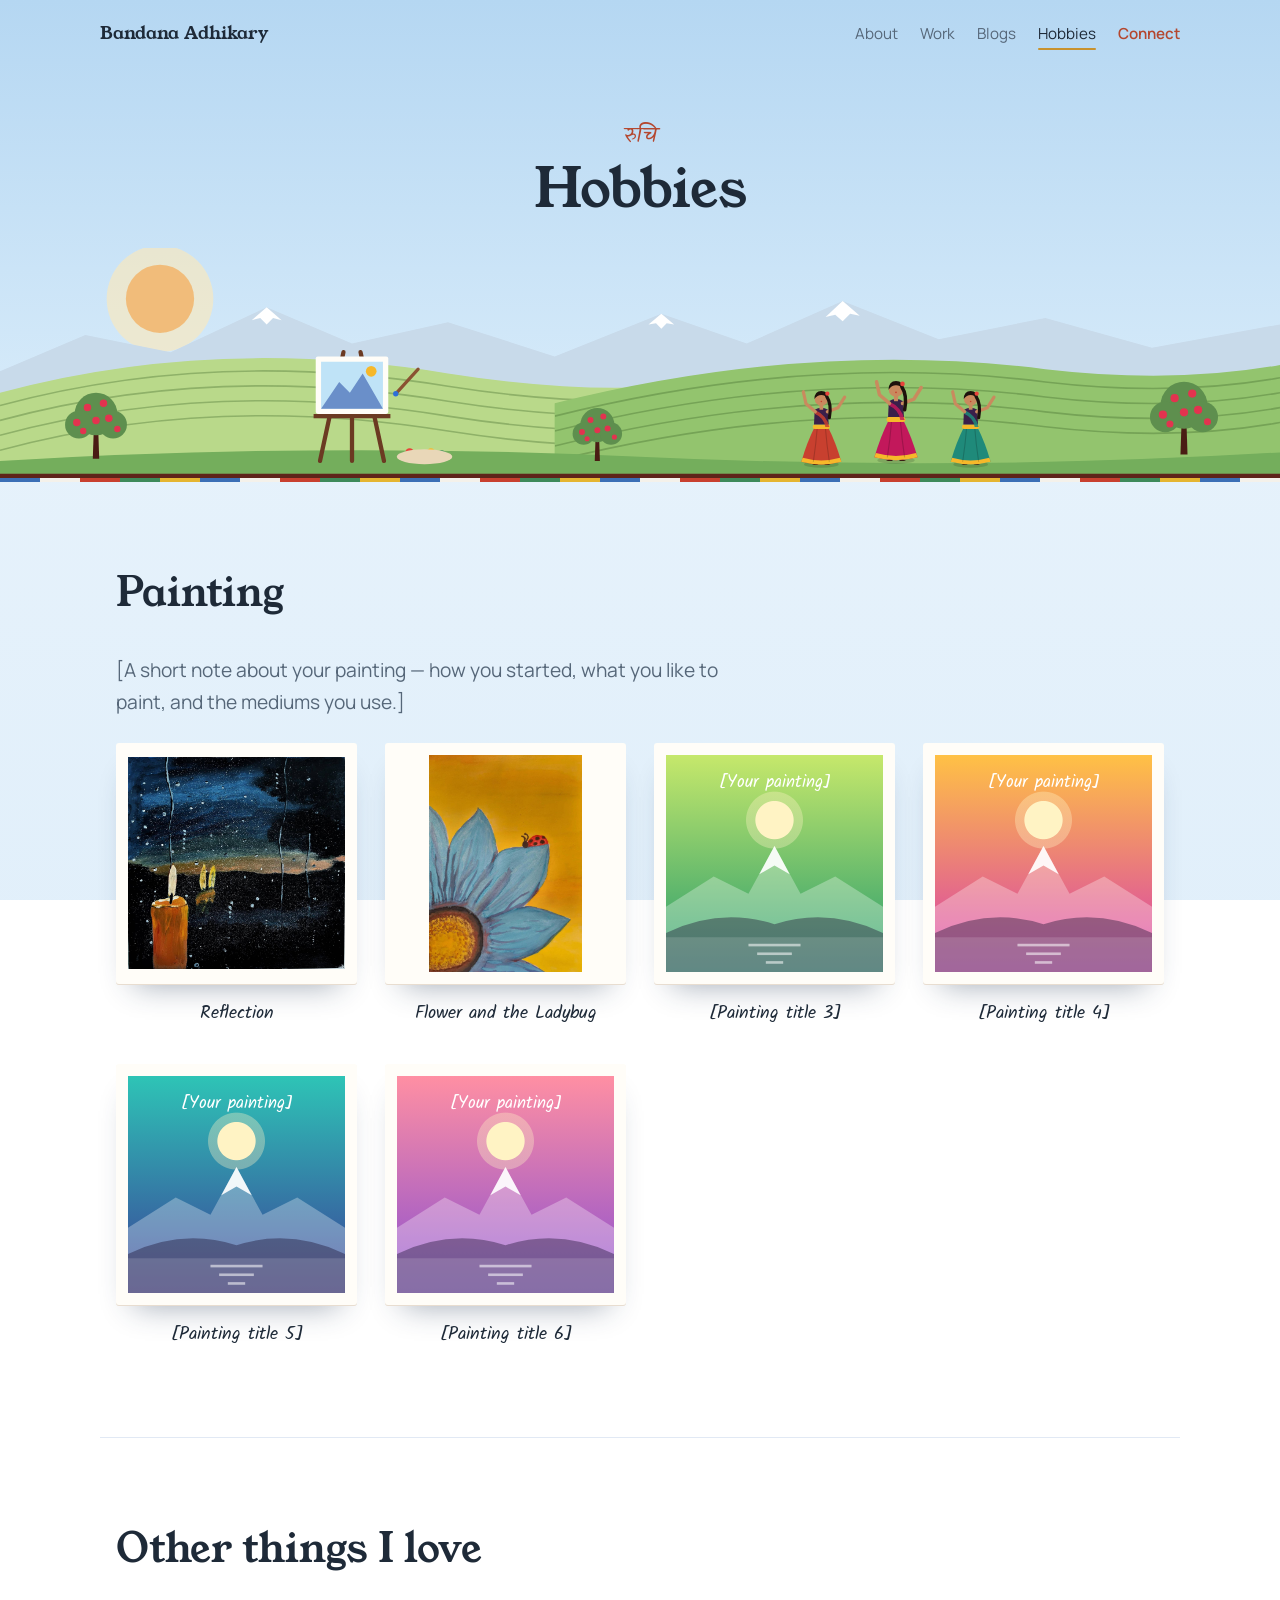
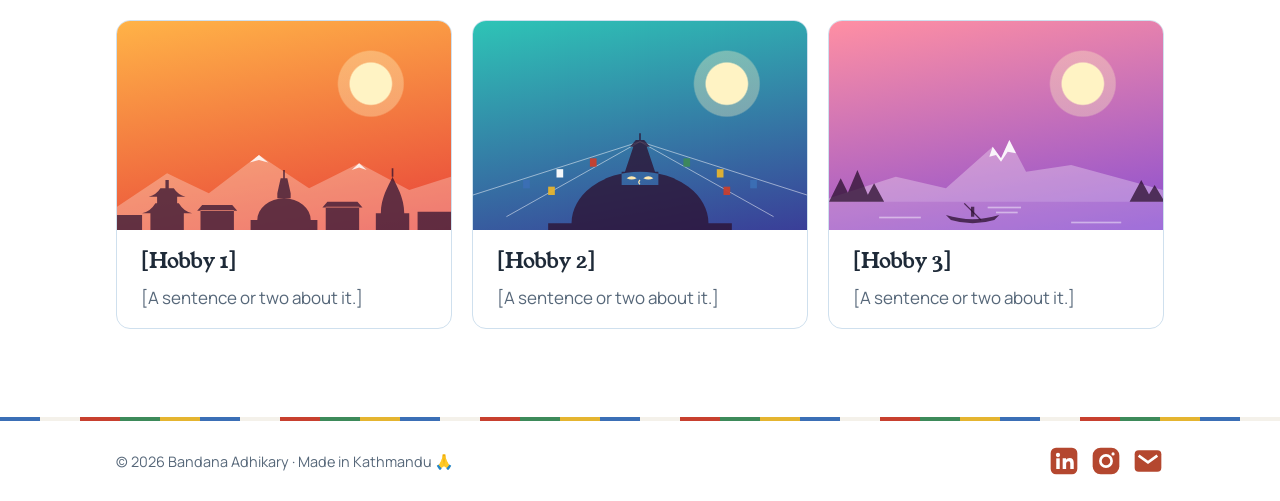
<file: hobbies/index.html>
<!doctype html>
<html lang="en">
<head>
  <meta charset="utf-8">
  <meta name="viewport" content="width=device-width, initial-scale=1">
  <title>Hobbies · Bandana Adhikary</title>
  <meta name="description" content="Paintings and hobbies of Bandana Adhikary.">
  <link rel="preconnect" href="https://fonts.googleapis.com">
  <link rel="preconnect" href="https://fonts.gstatic.com" crossorigin>
  <link href="https://fonts.googleapis.com/css2?family=Young+Serif&family=Manrope:wght@400;500;600;700&family=Kalam:wght@400;700&display=swap" rel="stylesheet">
  <link rel="stylesheet" href="/styles.css?v=20261030e">
  <link rel="icon" href="data:image/svg+xml,%3Csvg xmlns='http://www.w3.org/2000/svg' viewBox='0 0 100 100'%3E%3Cpath d='M10 70 Q25 66 32 50 L68 50 Q75 66 90 70 Z M20 46 Q32 43 38 30 L62 30 Q68 43 80 46 Z' fill='%23B4472F'/%3E%3Crect x='46' y='12' width='8' height='18' fill='%23C8922E'/%3E%3Crect x='34' y='70' width='32' height='20' fill='%23B4472F'/%3E%3C/svg%3E">
</head>
<body>
  <div class="scroll-progress" aria-hidden="true"></div>
  <header class="nav">
    <a href="/" class="brand">Bandana Adhikary</a>
    <nav>
      <a href="/#about">About</a>
      <a href="/work/">Work</a>
      <a href="/blogs/">Blogs</a>
      <a href="/hobbies/" class="active">Hobbies</a>
      <a href="/#connect" class="nav-cta">Connect</a>
    </nav>
  </header>
  <main class="hobbies-page">
  <section class="page-hero page-hero--sky">
    <div class="page-hero-text">
      <p class="namaste" lang="ne">रुचि</p>
      <h1>Hobbies</h1>
    </div>
    <svg class="page-art" viewBox="0 0 1200 230" preserveAspectRatio="xMidYMax slice" aria-hidden="true">
      <defs>
        <clipPath id="t1"><path d="M0,150 Q200,96 420,132 Q560,154 660,140 L660,230 L0,230Z"/></clipPath>
        <clipPath id="t2"><path d="M520,160 Q760,100 980,128 Q1100,142 1200,124 L1200,230 L520,230Z"/></clipPath>
      </defs>
      <circle cx="150" cy="62" r="50" class="sun-halo"/><circle cx="150" cy="62" r="32" class="sun"/>
      <g class="cloud cloud-1" style="--cy:44px"><ellipse cx="0" cy="0" rx="40" ry="10"/><ellipse cx="-14" cy="-7" rx="20" ry="10"/><ellipse cx="12" cy="-9" rx="22" ry="12"/></g>
      <g class="cloud cloud-2" style="--cy:30px"><ellipse cx="0" cy="0" rx="32" ry="8"/><ellipse cx="-10" cy="-6" rx="16" ry="9"/><ellipse cx="10" cy="-5" rx="16" ry="8"/></g>
      <path class="mtn-far" d="M0,130 L80,96 L160,112 L250,70 L330,104 L420,84 L520,116 L620,76 L700,104 L790,64 L880,100 L980,80 L1080,108 L1200,86 L1200,230 L0,230Z"/>
      <path class="snow" d="M250,70 L264,82 L256,80 L250,86 L244,80 L236,82Z M790,64 L806,78 L797,76 L790,83 L783,77 L774,79Z M620,76 L632,86 L625,85 L620,90 L615,85 L608,86Z"/>
      <g class="birds" style="--by:-100px">
        <g transform="translate(0,0) scale(1.5)"><g class="pigeon" style="--d:0s">
          <path class="wing wing-far" d="M0,-2 Q-1,-9 -5,-15 L-2.5,-14 L-3.5,-17 L0,-14 L0,-16.5 L2.5,-12.5 Q5.5,-8 7,-2 Z"/>
          <path class="bird-body" d="M-9,-1 L-16.5,-4.2 Q-19.5,0 -16.5,4.2 L-9,2 Q0,5.2 8.5,2 Q12.5,0.6 14.6,-1.5 L16.8,-2.1 L15,-2.8 Q15.4,-4.6 13.4,-5.6 Q11,-6.2 9.8,-4.3 Q8.6,-3 5,-3 Q-2,-3.8 -9,-1 Z"/>
          <path class="wing wing-near" d="M-3,-2 Q-6,-9 -12,-17 L-9,-16 L-11.5,-19.5 L-6.5,-16.5 L-7.5,-20 L-3,-15.5 L-2.5,-17.5 L0.5,-13 Q4,-8 6,-2 Z"/>
        </g></g>
        <g transform="translate(50,-24) scale(1.2)"><g class="pigeon" style="--d:-.35s">
          <path class="wing wing-far" d="M0,-2 Q-1,-9 -5,-15 L-2.5,-14 L-3.5,-17 L0,-14 L0,-16.5 L2.5,-12.5 Q5.5,-8 7,-2 Z"/>
          <path class="bird-body" d="M-9,-1 L-16.5,-4.2 Q-19.5,0 -16.5,4.2 L-9,2 Q0,5.2 8.5,2 Q12.5,0.6 14.6,-1.5 L16.8,-2.1 L15,-2.8 Q15.4,-4.6 13.4,-5.6 Q11,-6.2 9.8,-4.3 Q8.6,-3 5,-3 Q-2,-3.8 -9,-1 Z"/>
          <path class="wing wing-near" d="M-3,-2 Q-6,-9 -12,-17 L-9,-16 L-11.5,-19.5 L-6.5,-16.5 L-7.5,-20 L-3,-15.5 L-2.5,-17.5 L0.5,-13 Q4,-8 6,-2 Z"/>
        </g></g>
        <g transform="translate(-45,-36) scale(1.05)"><g class="pigeon" style="--d:-.7s">
          <path class="wing wing-far" d="M0,-2 Q-1,-9 -5,-15 L-2.5,-14 L-3.5,-17 L0,-14 L0,-16.5 L2.5,-12.5 Q5.5,-8 7,-2 Z"/>
          <path class="bird-body" d="M-9,-1 L-16.5,-4.2 Q-19.5,0 -16.5,4.2 L-9,2 Q0,5.2 8.5,2 Q12.5,0.6 14.6,-1.5 L16.8,-2.1 L15,-2.8 Q15.4,-4.6 13.4,-5.6 Q11,-6.2 9.8,-4.3 Q8.6,-3 5,-3 Q-2,-3.8 -9,-1 Z"/>
          <path class="wing wing-near" d="M-3,-2 Q-6,-9 -12,-17 L-9,-16 L-11.5,-19.5 L-6.5,-16.5 L-7.5,-20 L-3,-15.5 L-2.5,-17.5 L0.5,-13 Q4,-8 6,-2 Z"/>
        </g></g>
        <g transform="translate(88,8) scale(.9)"><g class="pigeon" style="--d:-.2s">
          <path class="wing wing-far" d="M0,-2 Q-1,-9 -5,-15 L-2.5,-14 L-3.5,-17 L0,-14 L0,-16.5 L2.5,-12.5 Q5.5,-8 7,-2 Z"/>
          <path class="bird-body" d="M-9,-1 L-16.5,-4.2 Q-19.5,0 -16.5,4.2 L-9,2 Q0,5.2 8.5,2 Q12.5,0.6 14.6,-1.5 L16.8,-2.1 L15,-2.8 Q15.4,-4.6 13.4,-5.6 Q11,-6.2 9.8,-4.3 Q8.6,-3 5,-3 Q-2,-3.8 -9,-1 Z"/>
          <path class="wing wing-near" d="M-3,-2 Q-6,-9 -12,-17 L-9,-16 L-11.5,-19.5 L-6.5,-16.5 L-7.5,-20 L-3,-15.5 L-2.5,-17.5 L0.5,-13 Q4,-8 6,-2 Z"/>
        </g></g>
        <g transform="translate(18,-60) scale(.8)"><g class="pigeon" style="--d:-.95s">
          <path class="wing wing-far" d="M0,-2 Q-1,-9 -5,-15 L-2.5,-14 L-3.5,-17 L0,-14 L0,-16.5 L2.5,-12.5 Q5.5,-8 7,-2 Z"/>
          <path class="bird-body" d="M-9,-1 L-16.5,-4.2 Q-19.5,0 -16.5,4.2 L-9,2 Q0,5.2 8.5,2 Q12.5,0.6 14.6,-1.5 L16.8,-2.1 L15,-2.8 Q15.4,-4.6 13.4,-5.6 Q11,-6.2 9.8,-4.3 Q8.6,-3 5,-3 Q-2,-3.8 -9,-1 Z"/>
          <path class="wing wing-near" d="M-3,-2 Q-6,-9 -12,-17 L-9,-16 L-11.5,-19.5 L-6.5,-16.5 L-7.5,-20 L-3,-15.5 L-2.5,-17.5 L0.5,-13 Q4,-8 6,-2 Z"/>
        </g></g>
      </g>
      <!-- terraced hills -->
      <path d="M0,150 Q200,96 420,132 Q560,154 660,140 L660,230 L0,230Z" class="terrace-a"/>
      <g clip-path="url(#t1)" class="terrace-lines">
        <path d="M0,162 Q200,108 420,144 Q560,166 660,152"/><path d="M0,176 Q200,122 420,158 Q560,180 660,166"/>
        <path d="M0,190 Q200,136 420,172 Q560,194 660,180"/><path d="M0,204 Q200,150 420,186 Q560,208 660,194"/>
      </g>
      <path d="M520,160 Q760,100 980,128 Q1100,142 1200,124 L1200,230 L520,230Z" class="terrace-b"/>
      <g clip-path="url(#t2)" class="terrace-lines">
        <path d="M520,172 Q760,112 980,140 Q1100,154 1200,136"/><path d="M520,186 Q760,126 980,154 Q1100,168 1200,150"/>
        <path d="M520,200 Q760,140 980,168 Q1100,182 1200,164"/><path d="M520,214 Q760,154 980,182 Q1100,196 1200,178"/>
      </g>
      <path d="M0,214 Q300,196 600,210 Q900,224 1200,206 L1200,230 L0,230Z" class="terrace-c"/>
      <g transform="translate(90,212) scale(1)">
        <path d="M-3,0 L-2,-30 L2,-30 L3,0Z" class="trunk"/>
        <circle cx="0" cy="-42" r="20" class="leaf"/><circle cx="-16" cy="-32" r="13" class="leaf"/><circle cx="16" cy="-32" r="13" class="leaf"/>
        <circle cx="-8" cy="-48" r="3.5" class="rhodo"/><circle cx="7" cy="-52" r="3.5" class="rhodo"/><circle cx="12" cy="-38" r="3.5" class="rhodo"/>
        <circle cx="-18" cy="-34" r="3.5" class="rhodo"/><circle cx="0" cy="-36" r="3.5" class="rhodo"/><circle cx="20" cy="-28" r="3" class="rhodo"/><circle cx="-12" cy="-26" r="3" class="rhodo"/>
      </g>
      <g transform="translate(1110,208) scale(1.1)">
        <path d="M-3,0 L-2,-30 L2,-30 L3,0Z" class="trunk"/>
        <circle cx="0" cy="-42" r="20" class="leaf"/><circle cx="-16" cy="-32" r="13" class="leaf"/><circle cx="16" cy="-32" r="13" class="leaf"/>
        <circle cx="-8" cy="-48" r="3.5" class="rhodo"/><circle cx="7" cy="-52" r="3.5" class="rhodo"/><circle cx="12" cy="-38" r="3.5" class="rhodo"/>
        <circle cx="-18" cy="-34" r="3.5" class="rhodo"/><circle cx="0" cy="-36" r="3.5" class="rhodo"/><circle cx="20" cy="-28" r="3" class="rhodo"/><circle cx="-12" cy="-26" r="3" class="rhodo"/>
      </g>
      <g transform="translate(560,214) scale(.8)">
        <path d="M-3,0 L-2,-30 L2,-30 L3,0Z" class="trunk"/>
        <circle cx="0" cy="-42" r="20" class="leaf"/><circle cx="-16" cy="-32" r="13" class="leaf"/><circle cx="16" cy="-32" r="13" class="leaf"/>
        <circle cx="-8" cy="-48" r="3.5" class="rhodo"/><circle cx="7" cy="-52" r="3.5" class="rhodo"/><circle cx="12" cy="-38" r="3.5" class="rhodo"/>
        <circle cx="-18" cy="-34" r="3.5" class="rhodo"/><circle cx="0" cy="-36" r="3.5" class="rhodo"/><circle cx="20" cy="-28" r="3" class="rhodo"/><circle cx="-12" cy="-26" r="3" class="rhodo"/>
      </g>
      <!-- easel with a painting -->
      <g class="easel">
        <path d="M300,214 L322,112 M360,214 L338,112 M330,214 L330,120" class="easel-leg"/>
        <rect x="296" y="116" width="68" height="54" rx="2" class="canvas"/>
        <rect x="301" y="121" width="58" height="44" class="canvas-sky"/>
        <path d="M301,165 L318,140 L328,150 L340,132 L359,165Z" class="canvas-mtn"/>
        <circle cx="348" cy="130" r="5" class="canvas-sun"/>
        <rect x="294" y="170" width="72" height="4" class="easel-leg-fill"/>
        <g class="brush"><path d="M372,150 L392,128" class="brush-handle"/><circle cx="371" cy="151" r="2.5" class="brush-tip"/></g>
      </g>
      <g class="paint-dots"><circle cx="384" cy="206" r="4" style="fill:#E8433A"/><circle cx="394" cy="208" r="4" style="fill:#2E6FD8"/><circle cx="404" cy="206" r="4" style="fill:#F6B82A"/><circle cx="414" cy="208" r="4" style="fill:#3D8A5A"/><ellipse cx="398" cy="210" rx="26" ry="7" class="palette"/></g>
      <!-- girls dancing in traditional dress -->
      <g transform="translate(770,216) scale(1.25)"><g class="dancer" style="--dd:0s">
        <ellipse cx="0" cy="1" rx="13" ry="2.5" class="dancer-shadow"/>
        <path d="M-4,0 l-3,1.5 h5Z M4,0 l3,1.5 h-5Z" class="dancer-feet"/>
        <g class="dancer-skirt">
          <path d="M-15,-1 Q-11,-15 -5,-27 L5,-27 Q11,-15 15,-1 Q0,3 -15,-1Z" style="fill:#C8402F"/>
          <path d="M-15,-1 Q0,3 15,-1 L14,-4 Q0,0 -14,-4Z" style="fill:#F6B82A"/>
          <path d="M-3,-27 Q-4,-14 -6,-1 M3,-27 Q4,-14 6,-1" class="dancer-pleat"/>
        </g>
        <rect x="-6.5" y="-29" width="13" height="3.5" rx="1.5" style="fill:#F6B82A"/>
        <path d="M-5.5,-29 L-5,-40 Q0,-43 5,-40 L5.5,-29Z" class="dancer-blouse"/>
        <path d="M-5,-40 Q4,-36 6,-27 L3,-27 Q2,-34 -5,-37Z" style="fill:#C8402F" class="dancer-shawl"/>
        <g transform="translate(-4.5,-38.5)"><path d="M0,0 L-7,-6 L-9,-15" class="dancer-arm dancer-arm-l"/></g>
        <g transform="translate(4.5,-38.5)"><path d="M0,0 L8,-3 L13,-11" class="dancer-arm dancer-arm-r"/></g>
        <rect x="-1.4" y="-44" width="2.8" height="4" class="dancer-skin"/>
        <circle cx="0" cy="-48" r="5" class="dancer-skin"/>
        <path d="M-5.2,-48 Q-5,-54 0,-54 Q5.2,-54 5.2,-48 Q3,-51 0,-51 Q-3,-51 -5.2,-48Z" class="dancer-hair"/>
        <path d="M4,-50 Q8,-44 6,-34" class="dancer-braid"/>
        <circle cx="4.5" cy="-52" r="1.6" class="dancer-flower"/>
        <circle cx="0" cy="-46.2" r=".6" class="dancer-tika"/>
      </g></g>
      <g transform="translate(840,212) scale(1.35)"><g class="dancer" style="--dd:-.5s">
        <ellipse cx="0" cy="1" rx="13" ry="2.5" class="dancer-shadow"/>
        <path d="M-4,0 l-3,1.5 h5Z M4,0 l3,1.5 h-5Z" class="dancer-feet"/>
        <g class="dancer-skirt">
          <path d="M-15,-1 Q-11,-15 -5,-27 L5,-27 Q11,-15 15,-1 Q0,3 -15,-1Z" style="fill:#C2185B"/>
          <path d="M-15,-1 Q0,3 15,-1 L14,-4 Q0,0 -14,-4Z" style="fill:#F6B82A"/>
          <path d="M-3,-27 Q-4,-14 -6,-1 M3,-27 Q4,-14 6,-1" class="dancer-pleat"/>
        </g>
        <rect x="-6.5" y="-29" width="13" height="3.5" rx="1.5" style="fill:#F6B82A"/>
        <path d="M-5.5,-29 L-5,-40 Q0,-43 5,-40 L5.5,-29Z" class="dancer-blouse"/>
        <path d="M-5,-40 Q4,-36 6,-27 L3,-27 Q2,-34 -5,-37Z" style="fill:#C2185B" class="dancer-shawl"/>
        <g transform="translate(-4.5,-38.5)"><path d="M0,0 L-7,-6 L-9,-15" class="dancer-arm dancer-arm-l"/></g>
        <g transform="translate(4.5,-38.5)"><path d="M0,0 L8,-3 L13,-11" class="dancer-arm dancer-arm-r"/></g>
        <rect x="-1.4" y="-44" width="2.8" height="4" class="dancer-skin"/>
        <circle cx="0" cy="-48" r="5" class="dancer-skin"/>
        <path d="M-5.2,-48 Q-5,-54 0,-54 Q5.2,-54 5.2,-48 Q3,-51 0,-51 Q-3,-51 -5.2,-48Z" class="dancer-hair"/>
        <path d="M4,-50 Q8,-44 6,-34" class="dancer-braid"/>
        <circle cx="4.5" cy="-52" r="1.6" class="dancer-flower"/>
        <circle cx="0" cy="-46.2" r=".6" class="dancer-tika"/>
      </g></g>
      <g transform="translate(910,216) scale(1.25)"><g class="dancer" style="--dd:-1s">
        <ellipse cx="0" cy="1" rx="13" ry="2.5" class="dancer-shadow"/>
        <path d="M-4,0 l-3,1.5 h5Z M4,0 l3,1.5 h-5Z" class="dancer-feet"/>
        <g class="dancer-skirt">
          <path d="M-15,-1 Q-11,-15 -5,-27 L5,-27 Q11,-15 15,-1 Q0,3 -15,-1Z" style="fill:#1F8A7A"/>
          <path d="M-15,-1 Q0,3 15,-1 L14,-4 Q0,0 -14,-4Z" style="fill:#F6B82A"/>
          <path d="M-3,-27 Q-4,-14 -6,-1 M3,-27 Q4,-14 6,-1" class="dancer-pleat"/>
        </g>
        <rect x="-6.5" y="-29" width="13" height="3.5" rx="1.5" style="fill:#F6B82A"/>
        <path d="M-5.5,-29 L-5,-40 Q0,-43 5,-40 L5.5,-29Z" class="dancer-blouse"/>
        <path d="M-5,-40 Q4,-36 6,-27 L3,-27 Q2,-34 -5,-37Z" style="fill:#1F8A7A" class="dancer-shawl"/>
        <g transform="translate(-4.5,-38.5)"><path d="M0,0 L-7,-6 L-9,-15" class="dancer-arm dancer-arm-l"/></g>
        <g transform="translate(4.5,-38.5)"><path d="M0,0 L8,-3 L13,-11" class="dancer-arm dancer-arm-r"/></g>
        <rect x="-1.4" y="-44" width="2.8" height="4" class="dancer-skin"/>
        <circle cx="0" cy="-48" r="5" class="dancer-skin"/>
        <path d="M-5.2,-48 Q-5,-54 0,-54 Q5.2,-54 5.2,-48 Q3,-51 0,-51 Q-3,-51 -5.2,-48Z" class="dancer-hair"/>
        <path d="M4,-50 Q8,-44 6,-34" class="dancer-braid"/>
        <circle cx="4.5" cy="-52" r="1.6" class="dancer-flower"/>
        <circle cx="0" cy="-46.2" r=".6" class="dancer-tika"/>
      </g></g>
      <g class="butterfly bf-1"><g class="bf-body">
        <ellipse cx="-5" cy="-3" rx="6" ry="4.5" class="bf-wing" style="fill:#F28C1B"/><ellipse cx="5" cy="-3" rx="6" ry="4.5" class="bf-wing" style="fill:#F28C1B"/>
        <ellipse cx="-4" cy="3" rx="4" ry="3" class="bf-wing" style="fill:#F28C1B"/><ellipse cx="4" cy="3" rx="4" ry="3" class="bf-wing" style="fill:#F28C1B"/>
        <rect x="-1" y="-6" width="2" height="12" rx="1" class="bf-torso"/>
      </g></g>
      <g class="butterfly bf-2"><g class="bf-body">
        <ellipse cx="-5" cy="-3" rx="6" ry="4.5" class="bf-wing" style="fill:#8A4FD1"/><ellipse cx="5" cy="-3" rx="6" ry="4.5" class="bf-wing" style="fill:#8A4FD1"/>
        <ellipse cx="-4" cy="3" rx="4" ry="3" class="bf-wing" style="fill:#8A4FD1"/><ellipse cx="4" cy="3" rx="4" ry="3" class="bf-wing" style="fill:#8A4FD1"/>
        <rect x="-1" y="-6" width="2" height="12" rx="1" class="bf-torso"/>
      </g></g>
      <g class="butterfly bf-3"><g class="bf-body">
        <ellipse cx="-5" cy="-3" rx="6" ry="4.5" class="bf-wing" style="fill:#2EC4B6"/><ellipse cx="5" cy="-3" rx="6" ry="4.5" class="bf-wing" style="fill:#2EC4B6"/>
        <ellipse cx="-4" cy="3" rx="4" ry="3" class="bf-wing" style="fill:#2EC4B6"/><ellipse cx="4" cy="3" rx="4" ry="3" class="bf-wing" style="fill:#2EC4B6"/>
        <rect x="-1" y="-6" width="2" height="12" rx="1" class="bf-torso"/>
      </g></g>
      <rect x="0" y="226" width="1200" height="4" class="b-dark"/>
    </svg>
  </section>
  <div class="dhaka-band" aria-hidden="true"></div>
    <section class="section">
      <h2>Painting</h2>
      <p class="lead">[A short note about your painting — how you started, what you like to paint, and the mediums you use.]</p>
        <div class="paintings">
          <button class="painting" type="button"
            data-title="Reflection"
            data-meta="Acrylic on canvas · 2022"
            data-desc="Sometimes all you need is a tiny light and some reflections.">
            <span class="painting-frame"><img src="/images/painting-reflection.jpg" alt="Reflection: a lit orange candle beside a rain-streaked window at dusk, its flame reflected in the glass" loading="lazy"></span>
            <span class="painting-title">Reflection</span>
          </button>
          <button class="painting" type="button"
            data-title="Flower and the Ladybug"
            data-meta="Watercolor · 2021"
            data-desc="">
            <span class="painting-frame"><img src="/images/painting-flower-ladybug.jpg" alt="Flower and the Ladybug: a large blue flower with a golden centre against a warm yellow background, a small red ladybug resting on one petal" loading="lazy"></span>
            <span class="painting-title">Flower and the Ladybug</span>
          </button>
          <button class="painting" type="button"
            data-title="[Painting title 3]"
            data-meta="[Medium, e.g. Acrylic on canvas] · [Year]"
            data-desc="[Two or three sentences about this painting — what inspired it, where you were, or what you hoped to capture. Keep it personal and short.]">
            <span class="painting-frame"><span class="paint-ph"><span>[Your painting]</span></span></span>
            <span class="painting-title">[Painting title 3]</span>
          </button>
          <button class="painting" type="button"
            data-title="[Painting title 4]"
            data-meta="[Medium, e.g. Acrylic on canvas] · [Year]"
            data-desc="[Two or three sentences about this painting — what inspired it, where you were, or what you hoped to capture. Keep it personal and short.]">
            <span class="painting-frame"><span class="paint-ph"><span>[Your painting]</span></span></span>
            <span class="painting-title">[Painting title 4]</span>
          </button>
          <button class="painting" type="button"
            data-title="[Painting title 5]"
            data-meta="[Medium, e.g. Acrylic on canvas] · [Year]"
            data-desc="[Two or three sentences about this painting — what inspired it, where you were, or what you hoped to capture. Keep it personal and short.]">
            <span class="painting-frame"><span class="paint-ph"><span>[Your painting]</span></span></span>
            <span class="painting-title">[Painting title 5]</span>
          </button>
          <button class="painting" type="button"
            data-title="[Painting title 6]"
            data-meta="[Medium, e.g. Acrylic on canvas] · [Year]"
            data-desc="[Two or three sentences about this painting — what inspired it, where you were, or what you hoped to capture. Keep it personal and short.]">
            <span class="painting-frame"><span class="paint-ph"><span>[Your painting]</span></span></span>
            <span class="painting-title">[Painting title 6]</span>
          </button>
        </div>
    </section>
    <section class="section">
      <h2>Other things I love</h2>
      <div class="cards">
        <article class="card card-media">
          <div class="card-art" aria-hidden="true"></div>
          <h3>[Hobby 1]</h3>
          <p>[A sentence or two about it.]</p>
        </article>
        <article class="card card-media">
          <div class="card-art" aria-hidden="true"></div>
          <h3>[Hobby 2]</h3>
          <p>[A sentence or two about it.]</p>
        </article>
        <article class="card card-media">
          <div class="card-art" aria-hidden="true"></div>
          <h3>[Hobby 3]</h3>
          <p>[A sentence or two about it.]</p>
        </article>
      </div>
    </section>
  </main>
  <dialog class="lightbox" aria-label="Painting">
    <button class="lb-close" type="button" aria-label="Close">×</button>
    <button class="lb-nav lb-prev" type="button" aria-label="Previous painting">‹</button>
    <button class="lb-nav lb-next" type="button" aria-label="Next painting">›</button>
    <figure>
      <div class="lb-art"></div>
      <figcaption>
        <h3 class="lb-title"></h3>
        <p class="lb-meta"></p>
        <p class="lb-desc"></p>
      </figcaption>
    </figure>
  </dialog>
  <footer class="footer">
    <div class="dhaka-band" aria-hidden="true"></div>
    <div class="footer-inner">
      <p>© <span id="year">2026</span> Bandana Adhikary · Made in Kathmandu <span lang="ne">🙏</span></p>
      <div class="socials">
        <a href="https://www.linkedin.com/in/bandana-adhikary-870861122/" target="_blank" rel="noopener" aria-label="LinkedIn"><svg viewBox="0 0 24 24"><rect x="2" y="2" width="20" height="20" rx="4" class="ic-fill"/><circle cx="7.5" cy="7.5" r="1.6" class="ic-ink"/><rect x="6.2" y="10" width="2.6" height="8" class="ic-ink"/><path d="M11 10h2.5v1.2c.5-.8 1.5-1.4 2.8-1.4 2 0 3 1.3 3 3.6V18h-2.6v-4.2c0-1.1-.4-1.7-1.3-1.7-1 0-1.8.7-1.8 1.9v4H11z" class="ic-ink"/></svg></a>
        <a href="https://www.instagram.com/bandhikary/" target="_blank" rel="noopener" aria-label="Instagram"><svg viewBox="0 0 24 24"><rect x="2" y="2" width="20" height="20" rx="6" class="ic-fill"/><circle cx="12" cy="12" r="4.2" fill="none" class="ic-stroke"/><circle cx="17.3" cy="6.7" r="1.2" class="ic-ink"/></svg></a>
        <a href="mailto:adhikary.bandanaa@gmail.com" aria-label="Email"><svg viewBox="0 0 24 24"><rect x="2" y="4" width="20" height="16" rx="3" class="ic-fill"/><path d="M5 8l7 5 7-5" fill="none" class="ic-stroke"/></svg></a>
      </div>
    </div>
  </footer>
  <script src="/site.js?v=20261030e" defer></script>
</body>
</html>
</file>
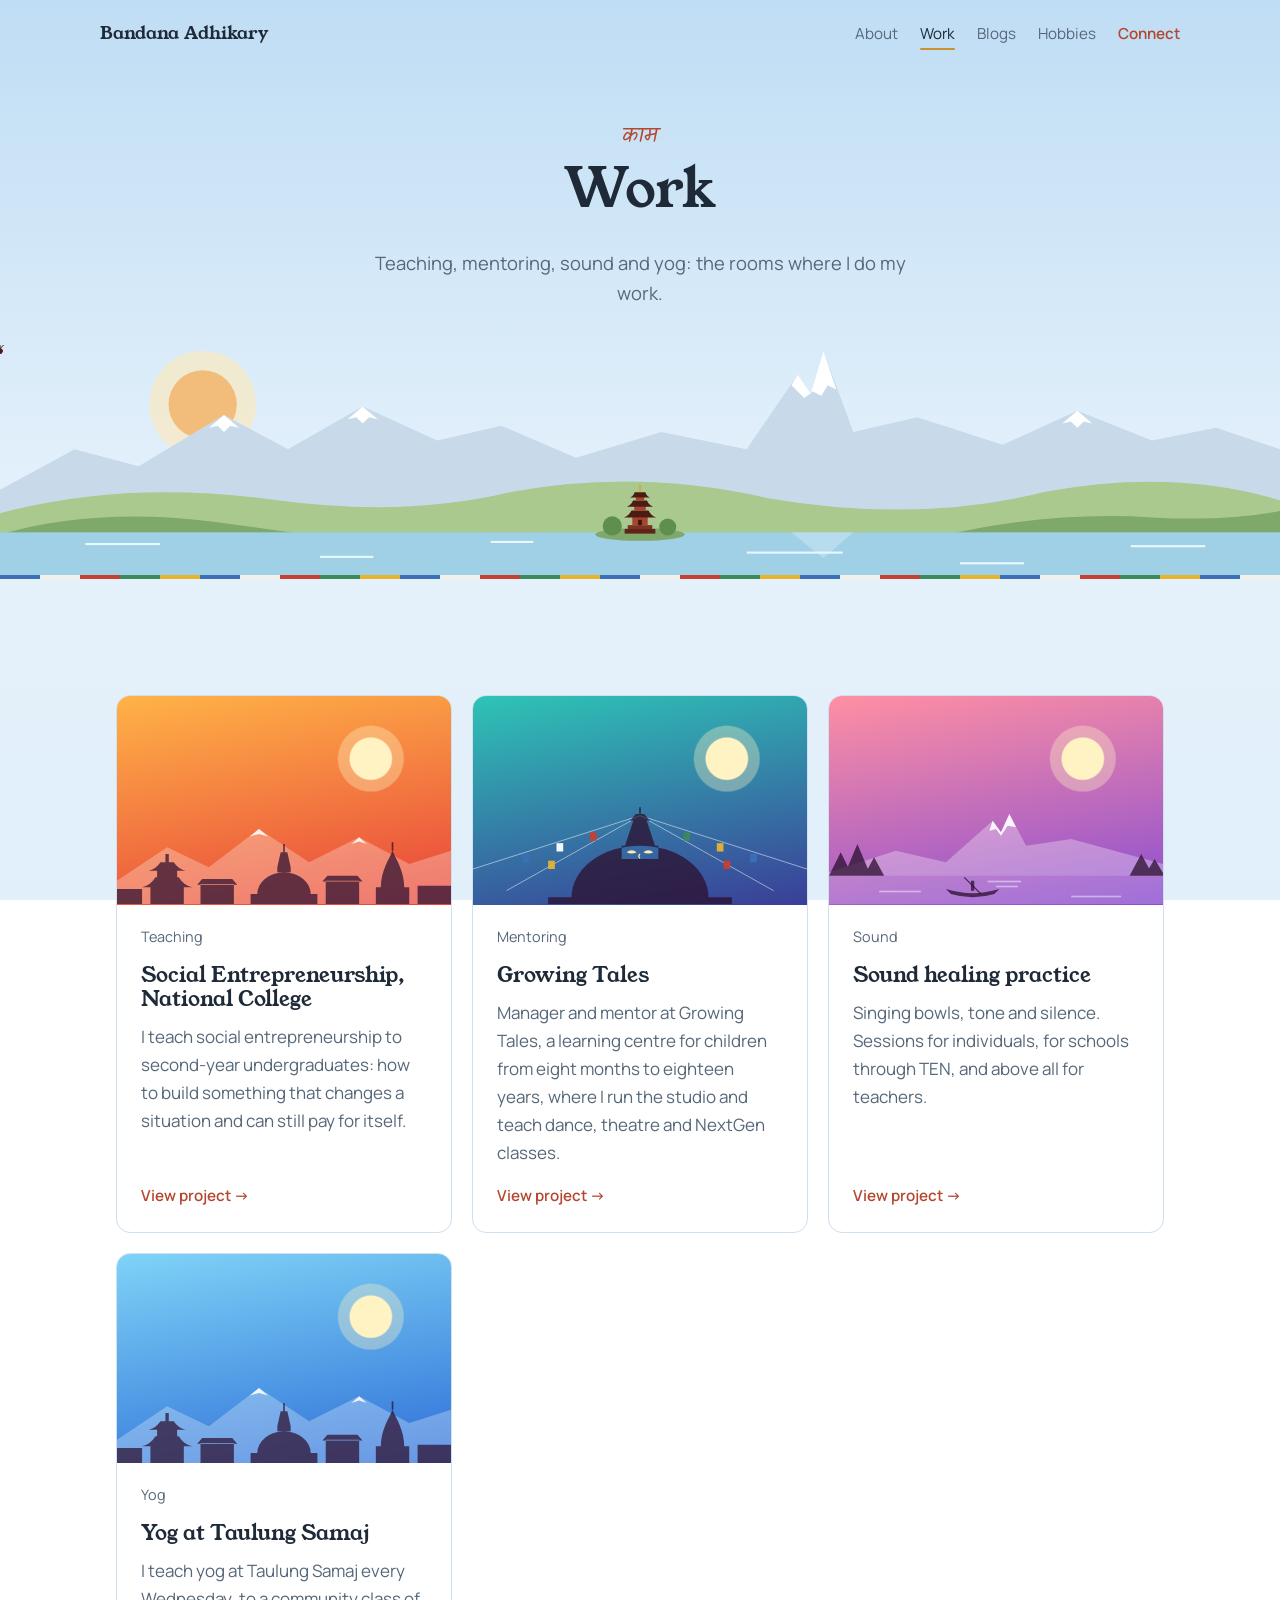
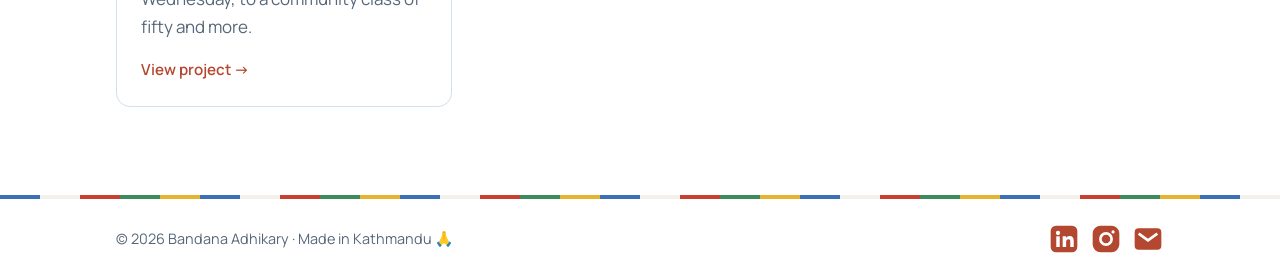
<file: work/index.html>
<!doctype html>
<html lang="en">
<head>
  <meta charset="utf-8">
  <meta name="viewport" content="width=device-width, initial-scale=1">
  <title>Work · Bandana Adhikary</title>
  <meta name="description" content="Selected work by Bandana Adhikary.">
  <link rel="preconnect" href="https://fonts.googleapis.com">
  <link rel="preconnect" href="https://fonts.gstatic.com" crossorigin>
  <link href="https://fonts.googleapis.com/css2?family=Young+Serif&family=Manrope:wght@400;500;600;700&family=Kalam:wght@400;700&display=swap" rel="stylesheet">
  <link rel="stylesheet" href="/styles.css?v=20261104c">
  <link rel="icon" href="data:image/svg+xml,%3Csvg xmlns='http://www.w3.org/2000/svg' viewBox='0 0 100 100'%3E%3Cpath d='M10 70 Q25 66 32 50 L68 50 Q75 66 90 70 Z M20 46 Q32 43 38 30 L62 30 Q68 43 80 46 Z' fill='%23B4472F'/%3E%3Crect x='46' y='12' width='8' height='18' fill='%23C8922E'/%3E%3Crect x='34' y='70' width='32' height='20' fill='%23B4472F'/%3E%3C/svg%3E">
</head>
<body>
  <div class="scroll-progress" aria-hidden="true"></div>
  <header class="nav">
    <a href="/" class="brand">Bandana Adhikary</a>
    <nav>
      <a href="/#about">About</a>
      <a href="/work/" class="active">Work</a>
      <a href="/blogs/">Blogs</a>
      <a href="/hobbies/">Hobbies</a>
      <a href="/#connect" class="nav-cta">Connect</a>
    </nav>
  </header>
  <main>
  <section class="page-hero ">
    <div class="page-hero-text">
      <p class="namaste" lang="ne">काम</p>
      <h1>Work</h1>
      <p class="tagline">Teaching, mentoring, sound and yog: the rooms where I do my work.</p>
    </div>
    <svg class="page-art" viewBox="0 0 1200 230" preserveAspectRatio="xMidYMax slice" aria-hidden="true">
      <defs>
        <symbol id="pg" viewBox="0 0 100 140">
          <rect x="10" y="128" width="80" height="12" class="b-dark"/><rect x="18" y="118" width="64" height="10" class="b-mid"/>
          <rect x="30" y="96" width="40" height="22" class="b-wall"/><rect x="45" y="104" width="10" height="14" class="b-door"/>
          <path d="M8,98 Q20,95 28,80 L72,80 Q80,95 92,98 Z" class="b-roof"/><rect x="35" y="68" width="30" height="12" class="b-wall"/>
          <path d="M16,70 Q26,67 32,54 L68,54 Q74,67 84,70 Z" class="b-roof"/><rect x="39" y="44" width="22" height="10" class="b-wall"/>
          <path d="M24,46 Q32,43 36,32 L64,32 Q68,43 76,46 Z" class="b-roof"/><rect x="48" y="18" width="4" height="14" class="b-gold"/><circle cx="50" cy="16" r="3.5" class="b-gold"/>
        </symbol>
        <symbol id="hs" viewBox="0 0 60 70">
          <rect x="0" y="14" width="60" height="56" class="b-house-v"/><path d="M-4,16 L64,16 L56,4 L4,4 Z" class="b-roof"/>
          <rect x="10" y="28" width="10" height="12" class="b-door"/><rect x="25" y="28" width="10" height="12" class="b-door"/><rect x="40" y="28" width="10" height="12" class="b-door"/><rect x="24" y="50" width="12" height="20" class="b-door"/>
        </symbol>
      </defs>
      <circle cx="190" cy="70" r="50" class="sun-halo"/><circle cx="190" cy="70" r="32" class="sun"/>
      <g class="cloud cloud-1" style="--cy:46px"><ellipse cx="0" cy="0" rx="40" ry="10"/><ellipse cx="-14" cy="-7" rx="20" ry="10"/><ellipse cx="12" cy="-9" rx="22" ry="12"/></g>
      <g class="cloud cloud-2" style="--cy:28px"><ellipse cx="0" cy="0" rx="32" ry="8"/><ellipse cx="-10" cy="-6" rx="16" ry="9"/><ellipse cx="10" cy="-5" rx="16" ry="8"/></g>
      <path class="mtn-far" d="M0,150 L70,112 L130,128 L210,80 L270,112 L340,72 L410,104 L470,90 L540,120 L620,96 L700,112 L748,42 L760,60 L772,20 L800,96 L860,82 L940,108 L1010,76 L1080,104 L1140,92 L1200,112 L1200,230 L0,230 Z"/>
      <path class="snow" d="M210,80 L224,92 L216,90 L210,96 L204,90 L196,92Z M340,72 L354,84 L346,82 L340,88 L334,82 L326,84Z M742,52 L748,42 L760,60 L772,20 L784,56 L776,52 L770,62 L762,58 L754,64Z M1010,76 L1024,88 L1016,86 L1010,92 L1004,86 L996,88Z"/>
      <!-- paragliders -->
      <g class="glider glider-1" style="--gc:#E8433A"><g class="glider-swing"><path d="M-20,0 Q0,-13 20,0 Q0,-6 -20,0Z" class="glider-wing"/><path d="M-17,0 L0,18 M17,0 L0,18 M0,-5 L0,18" class="glider-lines"/><circle cx="0" cy="20" r="2.4" class="glider-pilot"/></g></g>
      <g class="glider glider-2" style="--gc:#F6B82A"><g class="glider-swing"><path d="M-20,0 Q0,-13 20,0 Q0,-6 -20,0Z" class="glider-wing"/><path d="M-17,0 L0,18 M17,0 L0,18 M0,-5 L0,18" class="glider-lines"/><circle cx="0" cy="20" r="2.4" class="glider-pilot"/></g></g>
      <g class="glider glider-3" style="--gc:#2E6FD8"><g class="glider-swing"><path d="M-20,0 Q0,-13 20,0 Q0,-6 -20,0Z" class="glider-wing"/><path d="M-17,0 L0,18 M17,0 L0,18 M0,-5 L0,18" class="glider-lines"/><circle cx="0" cy="20" r="2.4" class="glider-pilot"/></g></g>
      <g class="birds" style="--by:-95px">
        <g transform="translate(0,0) scale(1.5)"><g class="pigeon" style="--d:0s">
          <path class="wing wing-far" d="M0,-2 Q-1,-9 -5,-15 L-2.5,-14 L-3.5,-17 L0,-14 L0,-16.5 L2.5,-12.5 Q5.5,-8 7,-2 Z"/>
          <path class="bird-body" d="M-9,-1 L-16.5,-4.2 Q-19.5,0 -16.5,4.2 L-9,2 Q0,5.2 8.5,2 Q12.5,0.6 14.6,-1.5 L16.8,-2.1 L15,-2.8 Q15.4,-4.6 13.4,-5.6 Q11,-6.2 9.8,-4.3 Q8.6,-3 5,-3 Q-2,-3.8 -9,-1 Z"/>
          <path class="wing wing-near" d="M-3,-2 Q-6,-9 -12,-17 L-9,-16 L-11.5,-19.5 L-6.5,-16.5 L-7.5,-20 L-3,-15.5 L-2.5,-17.5 L0.5,-13 Q4,-8 6,-2 Z"/>
        </g></g>
        <g transform="translate(50,-24) scale(1.2)"><g class="pigeon" style="--d:-.35s">
          <path class="wing wing-far" d="M0,-2 Q-1,-9 -5,-15 L-2.5,-14 L-3.5,-17 L0,-14 L0,-16.5 L2.5,-12.5 Q5.5,-8 7,-2 Z"/>
          <path class="bird-body" d="M-9,-1 L-16.5,-4.2 Q-19.5,0 -16.5,4.2 L-9,2 Q0,5.2 8.5,2 Q12.5,0.6 14.6,-1.5 L16.8,-2.1 L15,-2.8 Q15.4,-4.6 13.4,-5.6 Q11,-6.2 9.8,-4.3 Q8.6,-3 5,-3 Q-2,-3.8 -9,-1 Z"/>
          <path class="wing wing-near" d="M-3,-2 Q-6,-9 -12,-17 L-9,-16 L-11.5,-19.5 L-6.5,-16.5 L-7.5,-20 L-3,-15.5 L-2.5,-17.5 L0.5,-13 Q4,-8 6,-2 Z"/>
        </g></g>
        <g transform="translate(-45,-36) scale(1.05)"><g class="pigeon" style="--d:-.7s">
          <path class="wing wing-far" d="M0,-2 Q-1,-9 -5,-15 L-2.5,-14 L-3.5,-17 L0,-14 L0,-16.5 L2.5,-12.5 Q5.5,-8 7,-2 Z"/>
          <path class="bird-body" d="M-9,-1 L-16.5,-4.2 Q-19.5,0 -16.5,4.2 L-9,2 Q0,5.2 8.5,2 Q12.5,0.6 14.6,-1.5 L16.8,-2.1 L15,-2.8 Q15.4,-4.6 13.4,-5.6 Q11,-6.2 9.8,-4.3 Q8.6,-3 5,-3 Q-2,-3.8 -9,-1 Z"/>
          <path class="wing wing-near" d="M-3,-2 Q-6,-9 -12,-17 L-9,-16 L-11.5,-19.5 L-6.5,-16.5 L-7.5,-20 L-3,-15.5 L-2.5,-17.5 L0.5,-13 Q4,-8 6,-2 Z"/>
        </g></g>
        <g transform="translate(88,8) scale(.9)"><g class="pigeon" style="--d:-.2s">
          <path class="wing wing-far" d="M0,-2 Q-1,-9 -5,-15 L-2.5,-14 L-3.5,-17 L0,-14 L0,-16.5 L2.5,-12.5 Q5.5,-8 7,-2 Z"/>
          <path class="bird-body" d="M-9,-1 L-16.5,-4.2 Q-19.5,0 -16.5,4.2 L-9,2 Q0,5.2 8.5,2 Q12.5,0.6 14.6,-1.5 L16.8,-2.1 L15,-2.8 Q15.4,-4.6 13.4,-5.6 Q11,-6.2 9.8,-4.3 Q8.6,-3 5,-3 Q-2,-3.8 -9,-1 Z"/>
          <path class="wing wing-near" d="M-3,-2 Q-6,-9 -12,-17 L-9,-16 L-11.5,-19.5 L-6.5,-16.5 L-7.5,-20 L-3,-15.5 L-2.5,-17.5 L0.5,-13 Q4,-8 6,-2 Z"/>
        </g></g>
        <g transform="translate(18,-60) scale(.8)"><g class="pigeon" style="--d:-.95s">
          <path class="wing wing-far" d="M0,-2 Q-1,-9 -5,-15 L-2.5,-14 L-3.5,-17 L0,-14 L0,-16.5 L2.5,-12.5 Q5.5,-8 7,-2 Z"/>
          <path class="bird-body" d="M-9,-1 L-16.5,-4.2 Q-19.5,0 -16.5,4.2 L-9,2 Q0,5.2 8.5,2 Q12.5,0.6 14.6,-1.5 L16.8,-2.1 L15,-2.8 Q15.4,-4.6 13.4,-5.6 Q11,-6.2 9.8,-4.3 Q8.6,-3 5,-3 Q-2,-3.8 -9,-1 Z"/>
          <path class="wing wing-near" d="M-3,-2 Q-6,-9 -12,-17 L-9,-16 L-11.5,-19.5 L-6.5,-16.5 L-7.5,-20 L-3,-15.5 L-2.5,-17.5 L0.5,-13 Q4,-8 6,-2 Z"/>
        </g></g>
      </g>
      <path class="hill" d="M0,172 Q120,140 260,160 Q380,176 480,152 Q600,130 720,158 Q860,182 980,152 Q1100,130 1200,160 L1200,230 L0,230Z"/>
      <path class="hill-dark" d="M0,192 Q90,166 200,180 Q260,188 300,194 L0,194Z M880,194 Q980,170 1080,176 Q1150,180 1200,170 L1200,194Z"/>
      <rect x="0" y="190" width="1200" height="40" class="lake"/>
      <path class="reflect" d="M742,190 L760,205 L772,214 L800,190Z"/>
      <g class="shimmer">
        <rect x="80" y="200" width="70" height="2"/><rect x="300" y="212" width="50" height="2"/><rect x="460" y="198" width="40" height="2"/>
        <rect x="700" y="208" width="90" height="2"/><rect x="900" y="218" width="60" height="2"/><rect x="1060" y="202" width="70" height="2"/>
      </g>
      <!-- Tal Barahi temple island -->
      <ellipse cx="600" cy="192" rx="42" ry="6" class="hill-dark"/>
      <circle cx="574" cy="184" r="9" class="tree"/><circle cx="626" cy="185" r="8" class="tree"/>
      <use href="#pg" x="582" y="140" width="36" height="52"/>
      <!-- boats -->
      <g class="boat boat-1" style="--by:205px; --hull:#C8402F"><g class="boat-bob"><path d="M-24,0 Q0,9 24,0 L19,5 Q0,11 -19,5Z" class="hull"/><rect x="-2" y="-12" width="4" height="10" class="rower"/><circle cx="0" cy="-15" r="3" class="rower"/><path d="M2,-8 L14,8" class="oar"/></g></g>
      <g class="boat boat-2" style="--by:216px; --hull:#2E6FD8"><g class="boat-bob"><path d="M-24,0 Q0,9 24,0 L19,5 Q0,11 -19,5Z" class="hull"/><rect x="-2" y="-12" width="4" height="10" class="rower"/><circle cx="0" cy="-15" r="3" class="rower"/><path d="M2,-8 L14,8" class="oar"/></g></g>
      <g class="boat boat-3" style="--by:199px; --hull:#E5B530"><g class="boat-bob"><path d="M-20,0 Q0,8 20,0 L16,4 Q0,9 -16,4Z" class="hull"/><rect x="-2" y="-11" width="4" height="9" class="rower"/><circle cx="0" cy="-14" r="2.8" class="rower"/><path d="M2,-7 L12,7" class="oar"/></g></g>
    </svg>
  </section>
  <div class="dhaka-band" aria-hidden="true"></div>
    <section class="section">
      <div class="cards">
        <a href="/work/teaching-social-entrepreneurship.html" class="card card-media">
          <div class="card-art" aria-hidden="true"></div>
          <p class="card-tag">Teaching</p>
          <h3>Social Entrepreneurship, National College</h3>
          <p>I teach social entrepreneurship to second-year undergraduates: how to build something that changes a situation and can still pay for itself.</p>
          <span class="card-link">View project →</span>
        </a>
        <a href="/work/mentoring-growing-tales.html" class="card card-media">
          <div class="card-art" aria-hidden="true"></div>
          <p class="card-tag">Mentoring</p>
          <h3>Growing Tales</h3>
          <p>Manager and mentor at Growing Tales, a learning centre for children from eight months to eighteen years, where I run the studio and teach dance, theatre and NextGen classes.</p>
          <span class="card-link">View project →</span>
        </a>
        <a href="/work/sound-healing.html" class="card card-media">
          <div class="card-art" aria-hidden="true"></div>
          <p class="card-tag">Sound</p>
          <h3>Sound healing practice</h3>
          <p>Singing bowls, tone and silence. Sessions for individuals, for schools through TEN, and above all for teachers.</p>
          <span class="card-link">View project →</span>
        </a>
        <a href="/work/yoga-taulung-samaj.html" class="card card-media">
          <div class="card-art" aria-hidden="true"></div>
          <p class="card-tag">Yog</p>
          <h3>Yog at Taulung Samaj</h3>
          <p>I teach yog at Taulung Samaj every Wednesday, to a community class of fifty and more.</p>
          <span class="card-link">View project →</span>
        </a>
      </div>
    </section>
  </main>
  <footer class="footer">
    <div class="dhaka-band" aria-hidden="true"></div>
    <div class="footer-inner">
      <p>© <span id="year">2026</span> Bandana Adhikary · Made in Kathmandu <span lang="ne">🙏</span></p>
      <div class="socials">
        <a href="https://www.linkedin.com/in/bandana-adhikary-870861122/" target="_blank" rel="noopener" aria-label="LinkedIn"><svg viewBox="0 0 24 24"><rect x="2" y="2" width="20" height="20" rx="4" class="ic-fill"/><circle cx="7.5" cy="7.5" r="1.6" class="ic-ink"/><rect x="6.2" y="10" width="2.6" height="8" class="ic-ink"/><path d="M11 10h2.5v1.2c.5-.8 1.5-1.4 2.8-1.4 2 0 3 1.3 3 3.6V18h-2.6v-4.2c0-1.1-.4-1.7-1.3-1.7-1 0-1.8.7-1.8 1.9v4H11z" class="ic-ink"/></svg></a>
        <a href="https://www.instagram.com/bandhikary/" target="_blank" rel="noopener" aria-label="Instagram"><svg viewBox="0 0 24 24"><rect x="2" y="2" width="20" height="20" rx="6" class="ic-fill"/><circle cx="12" cy="12" r="4.2" fill="none" class="ic-stroke"/><circle cx="17.3" cy="6.7" r="1.2" class="ic-ink"/></svg></a>
        <a href="mailto:adhikary.bandanaa@gmail.com" aria-label="Email"><svg viewBox="0 0 24 24"><rect x="2" y="4" width="20" height="16" rx="3" class="ic-fill"/><path d="M5 8l7 5 7-5" fill="none" class="ic-stroke"/></svg></a>
      </div>
    </div>
  </footer>
  <script src="/site.js?v=20261030e" defer></script>
</body>
</html>
</file>
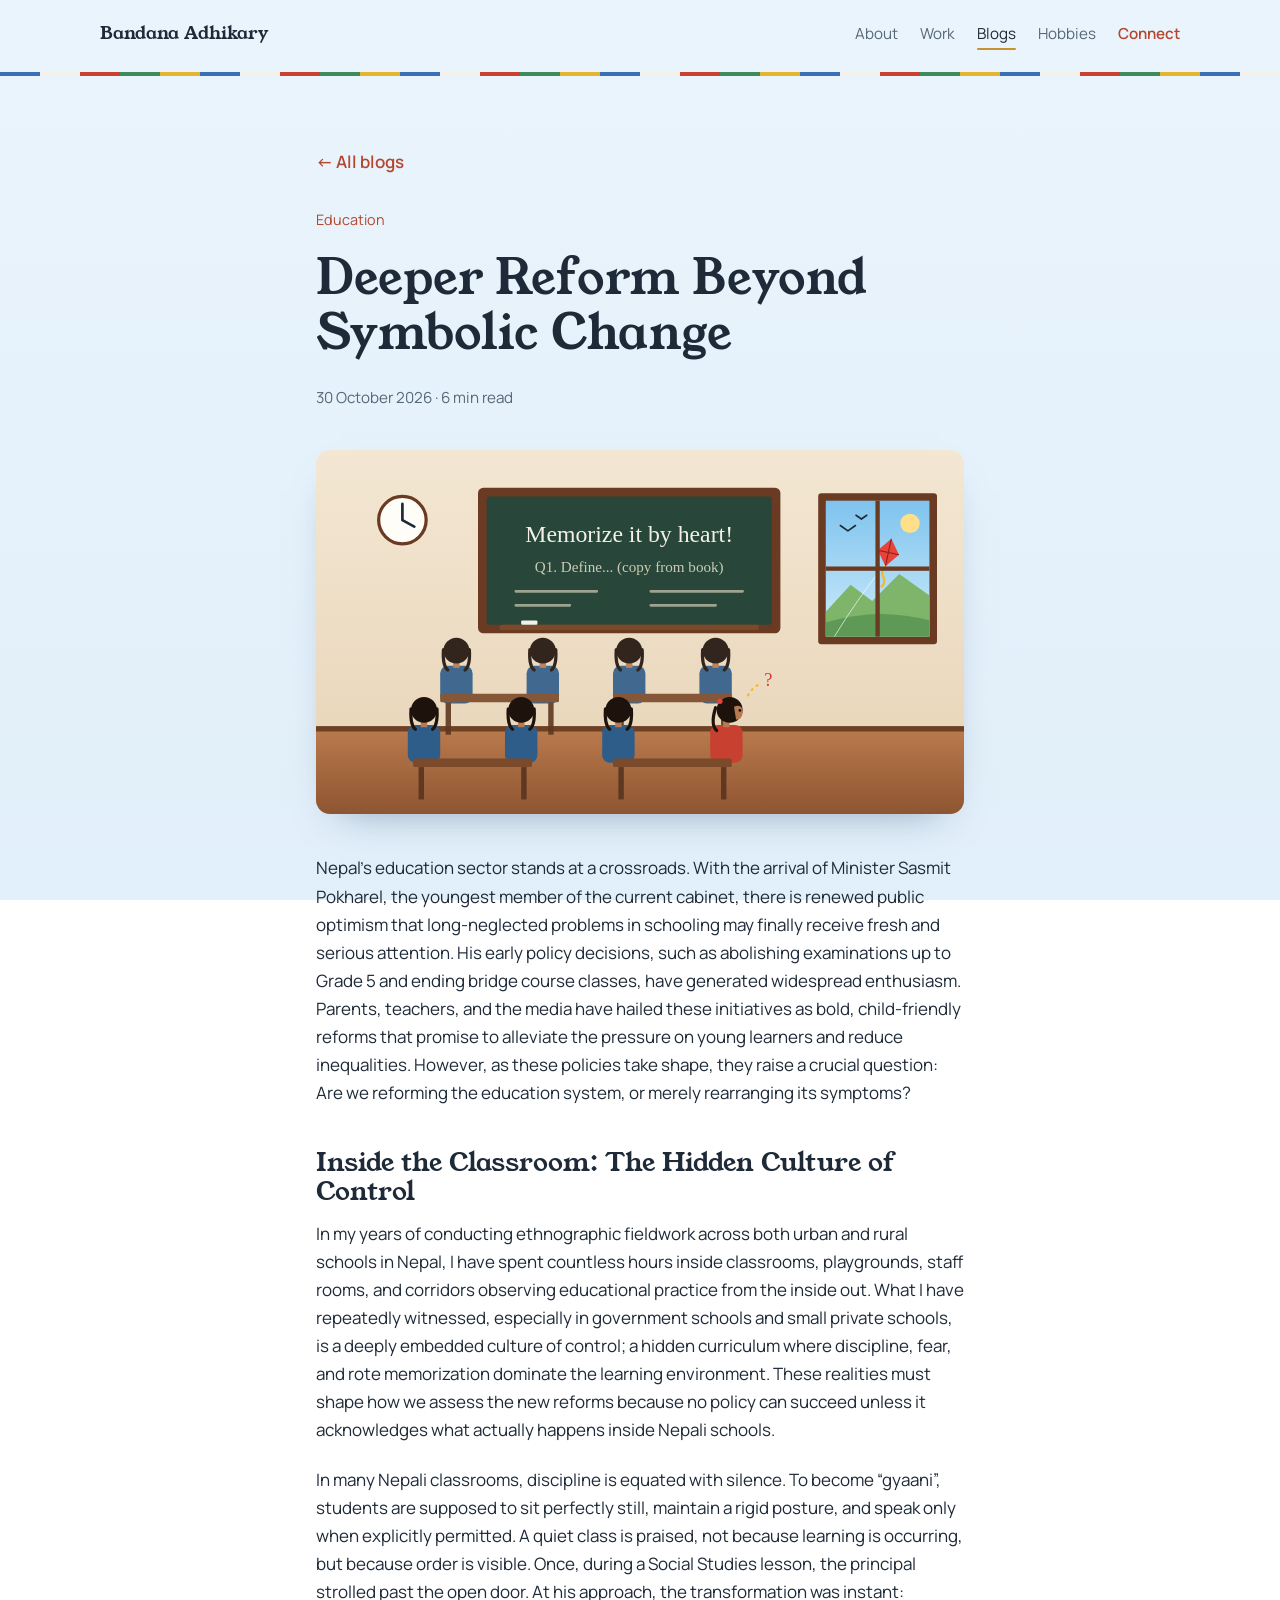
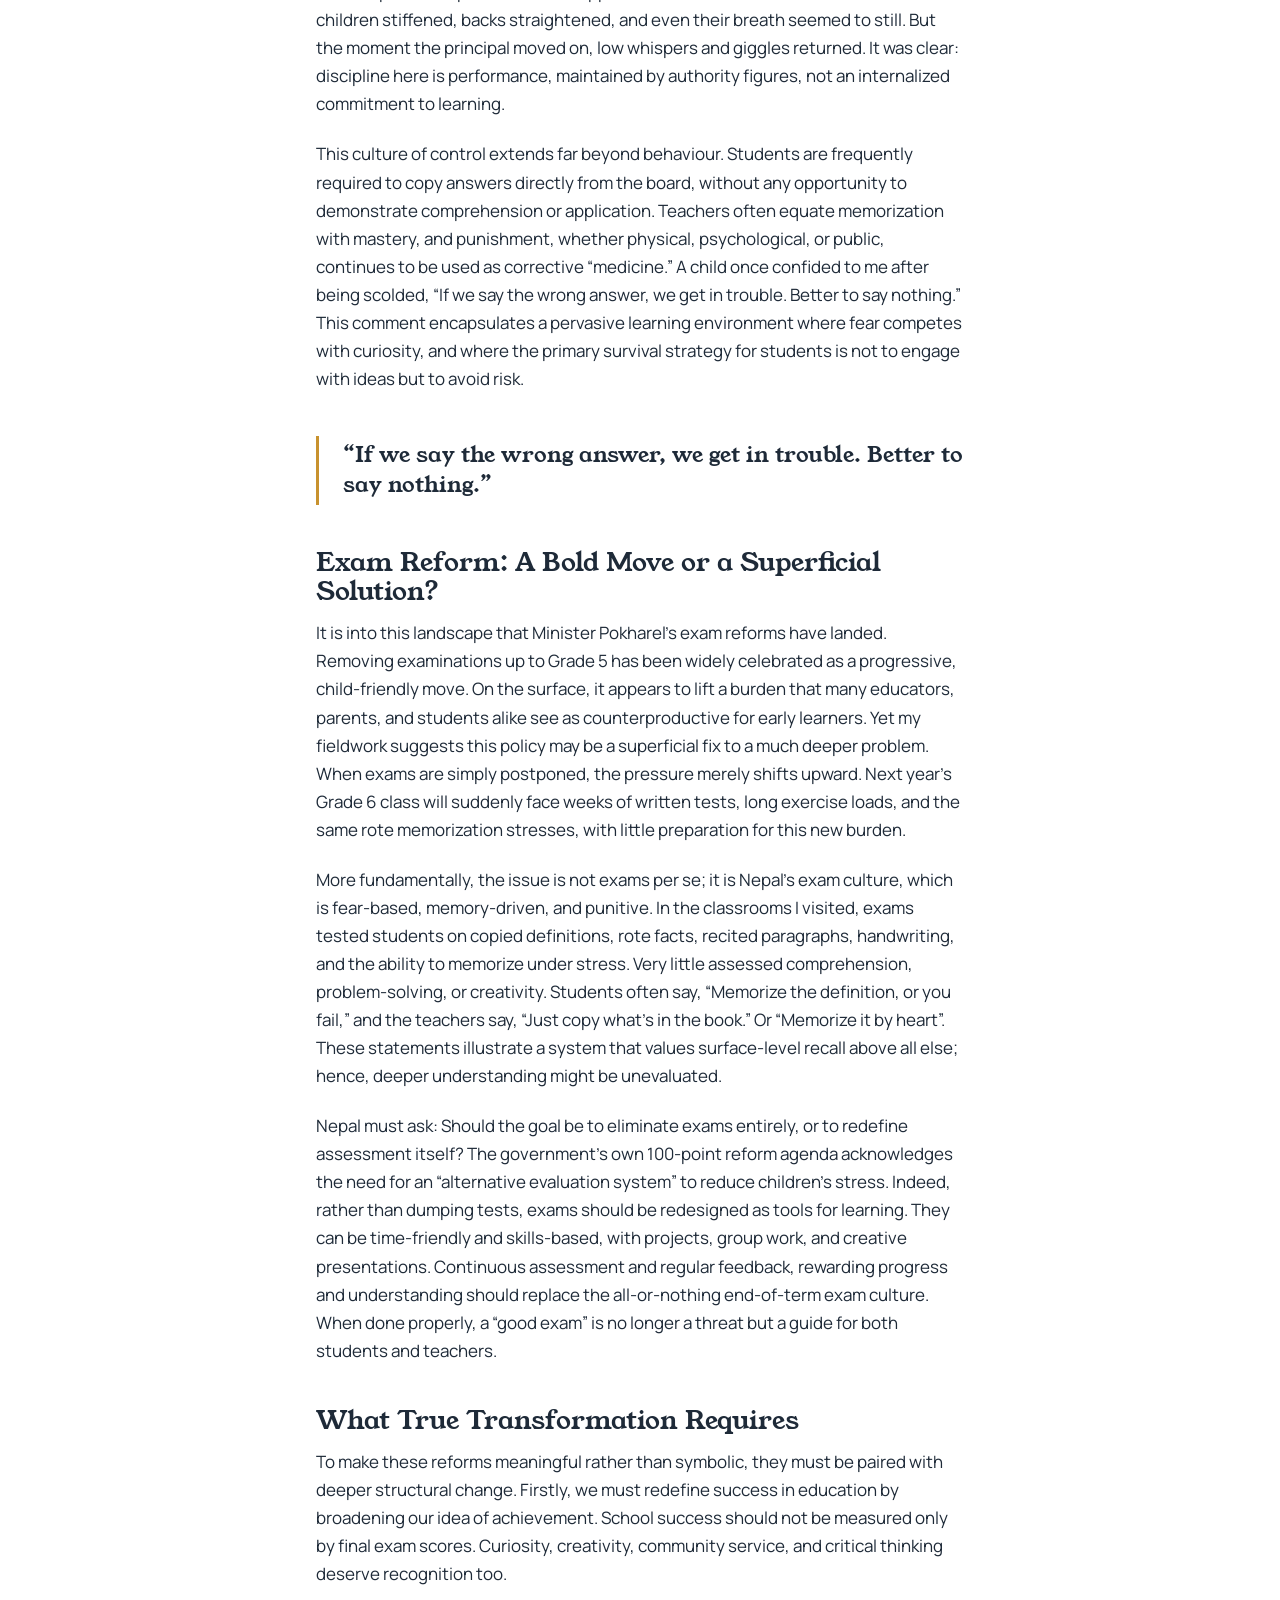
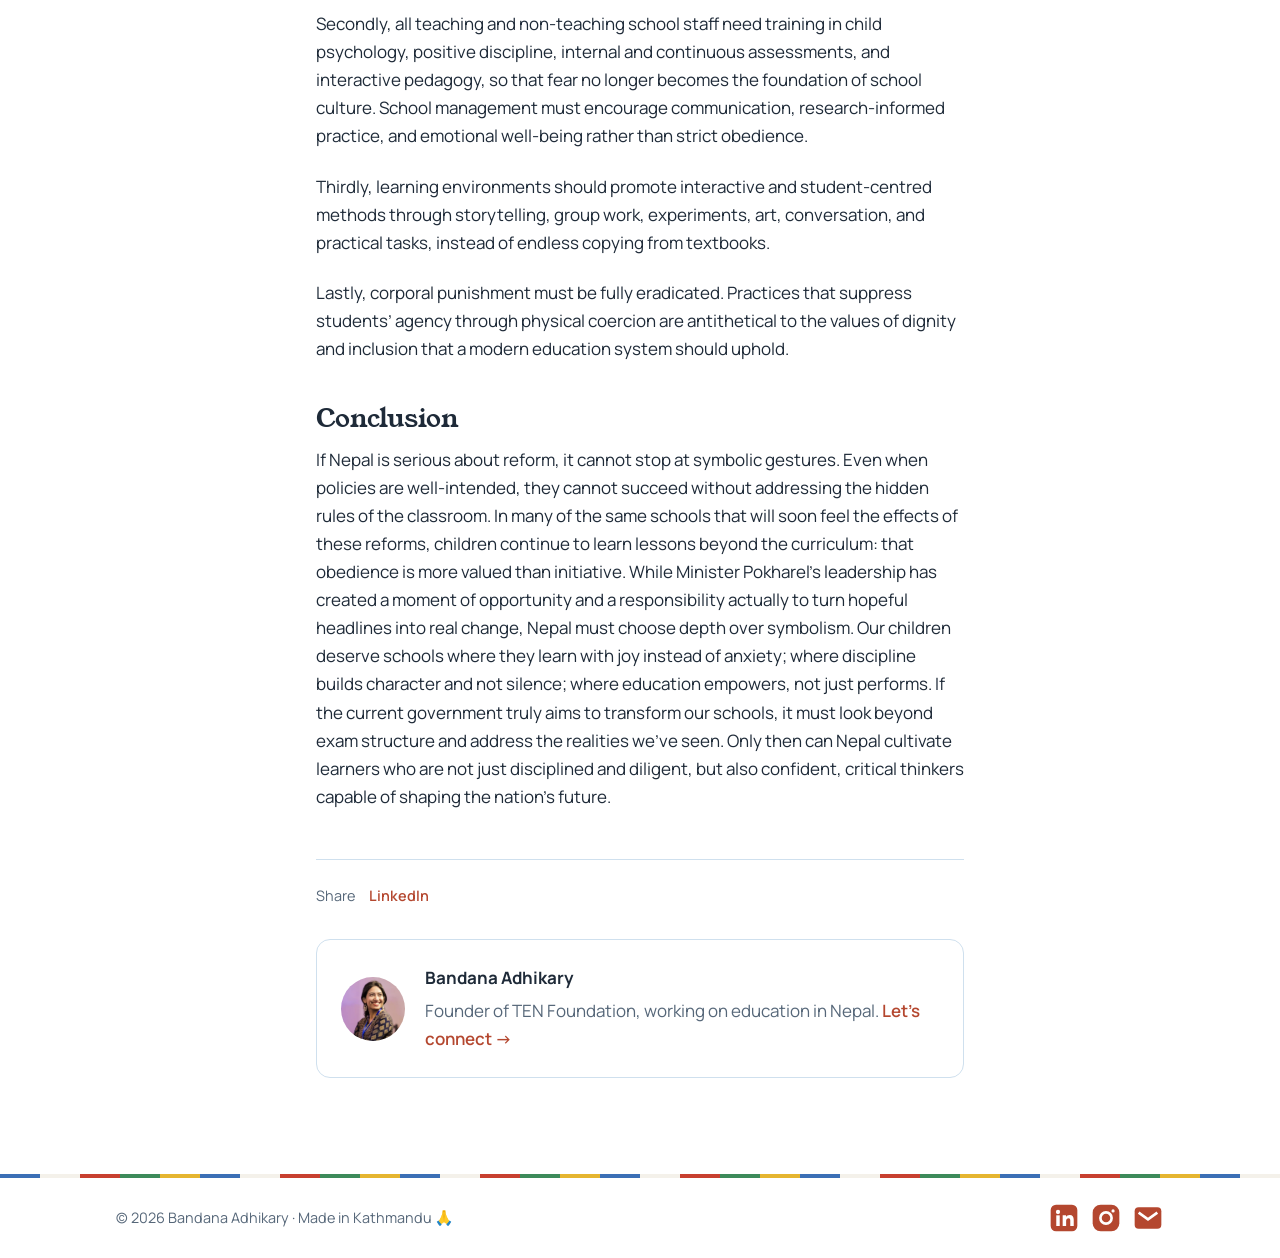
<file: blogs/deeper-reform-beyond-symbolic-change.html>
<!doctype html>
<html lang="en">
<head>
  <meta charset="utf-8">
  <meta name="viewport" content="width=device-width, initial-scale=1">
  <title>Deeper Reform Beyond Symbolic Change · Bandana Adhikary</title>
  <meta name="description" content="The newly appointed Education Minister announced several policy changes. But are these policies reforming the education system, or merely rearranging its symptoms?">
  <link rel="preconnect" href="https://fonts.googleapis.com">
  <link rel="preconnect" href="https://fonts.gstatic.com" crossorigin>
  <link href="https://fonts.googleapis.com/css2?family=Young+Serif&family=Manrope:wght@400;500;600;700&family=Kalam:wght@400;700&display=swap" rel="stylesheet">
  <link rel="stylesheet" href="/styles.css?v=20261030e">
  <link rel="icon" href="data:image/svg+xml,%3Csvg xmlns='http://www.w3.org/2000/svg' viewBox='0 0 100 100'%3E%3Cpath d='M10 70 Q25 66 32 50 L68 50 Q75 66 90 70 Z M20 46 Q32 43 38 30 L62 30 Q68 43 80 46 Z' fill='%23B4472F'/%3E%3Crect x='46' y='12' width='8' height='18' fill='%23C8922E'/%3E%3Crect x='34' y='70' width='32' height='20' fill='%23B4472F'/%3E%3C/svg%3E">
</head>
<body>
  <div class="scroll-progress" aria-hidden="true"></div>
  <header class="nav">
    <a href="/" class="brand">Bandana Adhikary</a>
    <nav>
      <a href="/#about">About</a>
      <a href="/work/">Work</a>
      <a href="/blogs/" class="active">Blogs</a>
      <a href="/hobbies/">Hobbies</a>
      <a href="/#connect" class="nav-cta">Connect</a>
    </nav>
  </header>
  <div class="nav-spacer" aria-hidden="true"></div>
  <div class="dhaka-band" aria-hidden="true"></div>
  <main class="article">
    <a href="/blogs/" class="back">← All blogs</a>
    <p class="card-tag">Education</p>
    <h1>Deeper Reform Beyond Symbolic Change</h1>
    <p class="meta"><time datetime="2026-10-30">30 October 2026</time> · 6 min read</p>

    <img class="cover-img" src="/images/deeper-reform.svg" alt="Illustration: children sit stiffly in rows facing a blackboard that reads &quot;Memorize it by heart&quot;, while one child turns to the window where a kite flies over the hills." width="1200" height="675">

    <p>Nepal’s education sector stands at a crossroads. With the arrival of Minister Sasmit Pokharel, the youngest member of the current cabinet, there is renewed public optimism that long-neglected problems in schooling may finally receive fresh and serious attention. His early policy decisions, such as abolishing examinations up to Grade 5 and ending bridge course classes, have generated widespread enthusiasm. Parents, teachers, and the media have hailed these initiatives as bold, child-friendly reforms that promise to alleviate the pressure on young learners and reduce inequalities. However, as these policies take shape, they raise a crucial question: Are we reforming the education system, or merely rearranging its symptoms?</p>

    <h2>Inside the Classroom: The Hidden Culture of Control</h2>
    <p>In my years of conducting ethnographic fieldwork across both urban and rural schools in Nepal, I have spent countless hours inside classrooms, playgrounds, staff rooms, and corridors observing educational practice from the inside out. What I have repeatedly witnessed, especially in government schools and small private schools, is a deeply embedded culture of control; a hidden curriculum where discipline, fear, and rote memorization dominate the learning environment. These realities must shape how we assess the new reforms because no policy can succeed unless it acknowledges what actually happens inside Nepali schools.</p>
    <p>In many Nepali classrooms, discipline is equated with silence. To become “gyaani”, students are supposed to sit perfectly still, maintain a rigid posture, and speak only when explicitly permitted. A quiet class is praised, not because learning is occurring, but because order is visible. Once, during a Social Studies lesson, the principal strolled past the open door. At his approach, the transformation was instant: children stiffened, backs straightened, and even their breath seemed to still. But the moment the principal moved on, low whispers and giggles returned. It was clear: discipline here is performance, maintained by authority figures, not an internalized commitment to learning.</p>
    <p>This culture of control extends far beyond behaviour. Students are frequently required to copy answers directly from the board, without any opportunity to demonstrate comprehension or application. Teachers often equate memorization with mastery, and punishment, whether physical, psychological, or public, continues to be used as corrective “medicine.” A child once confided to me after being scolded, “If we say the wrong answer, we get in trouble. Better to say nothing.” This comment encapsulates a pervasive learning environment where fear competes with curiosity, and where the primary survival strategy for students is not to engage with ideas but to avoid risk.</p>
    <blockquote>“If we say the wrong answer, we get in trouble. Better to say nothing.”</blockquote>

    <h2>Exam Reform: A Bold Move or a Superficial Solution?</h2>
    <p>It is into this landscape that Minister Pokharel’s exam reforms have landed. Removing examinations up to Grade 5 has been widely celebrated as a progressive, child-friendly move. On the surface, it appears to lift a burden that many educators, parents, and students alike see as counterproductive for early learners. Yet my fieldwork suggests this policy may be a superficial fix to a much deeper problem. When exams are simply postponed, the pressure merely shifts upward. Next year’s Grade 6 class will suddenly face weeks of written tests, long exercise loads, and the same rote memorization stresses, with little preparation for this new burden.</p>
    <p>More fundamentally, the issue is not exams per se; it is Nepal’s exam culture, which is fear-based, memory-driven, and punitive. In the classrooms I visited, exams tested students on copied definitions, rote facts, recited paragraphs, handwriting, and the ability to memorize under stress. Very little assessed comprehension, problem-solving, or creativity. Students often say, “Memorize the definition, or you fail,” and the teachers say, “Just copy what’s in the book.” Or “Memorize it by heart”. These statements illustrate a system that values surface-level recall above all else; hence, deeper understanding might be unevaluated.</p>
    <p>Nepal must ask: Should the goal be to eliminate exams entirely, or to redefine assessment itself? The government’s own 100-point reform agenda acknowledges the need for an “alternative evaluation system” to reduce children’s stress. Indeed, rather than dumping tests, exams should be redesigned as tools for learning. They can be time-friendly and skills-based, with projects, group work, and creative presentations. Continuous assessment and regular feedback, rewarding progress and understanding should replace the all-or-nothing end-of-term exam culture. When done properly, a “good exam” is no longer a threat but a guide for both students and teachers.</p>

    <h2>What True Transformation Requires</h2>
    <p>To make these reforms meaningful rather than symbolic, they must be paired with deeper structural change. Firstly, we must redefine success in education by broadening our idea of achievement. School success should not be measured only by final exam scores. Curiosity, creativity, community service, and critical thinking deserve recognition too.</p>
    <p>Secondly, all teaching and non-teaching school staff need training in child psychology, positive discipline, internal and continuous assessments, and interactive pedagogy, so that fear no longer becomes the foundation of school culture. School management must encourage communication, research-informed practice, and emotional well-being rather than strict obedience.</p>
    <p>Thirdly, learning environments should promote interactive and student-centred methods through storytelling, group work, experiments, art, conversation, and practical tasks, instead of endless copying from textbooks.</p>
    <p>Lastly, corporal punishment must be fully eradicated. Practices that suppress students’ agency through physical coercion are antithetical to the values of dignity and inclusion that a modern education system should uphold.</p>

    <h2>Conclusion</h2>
    <p>If Nepal is serious about reform, it cannot stop at symbolic gestures. Even when policies are well-intended, they cannot succeed without addressing the hidden rules of the classroom. In many of the same schools that will soon feel the effects of these reforms, children continue to learn lessons beyond the curriculum: that obedience is more valued than initiative. While Minister Pokharel’s leadership has created a moment of opportunity and a responsibility actually to turn hopeful headlines into real change, Nepal must choose depth over symbolism. Our children deserve schools where they learn with joy instead of anxiety; where discipline builds character and not silence; where education empowers, not just performs. If the current government truly aims to transform our schools, it must look beyond exam structure and address the realities we’ve seen. Only then can Nepal cultivate learners who are not just disciplined and diligent, but also confident, critical thinkers capable of shaping the nation’s future.</p>

    <div class="share">
      <span>Share</span>
      <a href="https://www.linkedin.com/sharing/share-offsite/?url=https://bandanaadhikary.com.np/blogs/deeper-reform-beyond-symbolic-change.html" target="_blank" rel="noopener">LinkedIn</a>
    </div>

    <aside class="author">
      <img class="author-photo" src="/images/bandana.jpg" alt="" width="64" height="64">
      <div>
        <strong>Bandana Adhikary</strong>
        <p>Founder of TEN Foundation, working on education in Nepal. <a href="/#connect">Let's connect →</a></p>
      </div>
    </aside>
  </main>
  <footer class="footer">
    <div class="dhaka-band" aria-hidden="true"></div>
    <div class="footer-inner">
      <p>© <span id="year">2026</span> Bandana Adhikary · Made in Kathmandu <span lang="ne">🙏</span></p>
      <div class="socials">
        <a href="https://www.linkedin.com/in/bandana-adhikary-870861122/" target="_blank" rel="noopener" aria-label="LinkedIn"><svg viewBox="0 0 24 24"><rect x="2" y="2" width="20" height="20" rx="4" class="ic-fill"/><circle cx="7.5" cy="7.5" r="1.6" class="ic-ink"/><rect x="6.2" y="10" width="2.6" height="8" class="ic-ink"/><path d="M11 10h2.5v1.2c.5-.8 1.5-1.4 2.8-1.4 2 0 3 1.3 3 3.6V18h-2.6v-4.2c0-1.1-.4-1.7-1.3-1.7-1 0-1.8.7-1.8 1.9v4H11z" class="ic-ink"/></svg></a>
        <a href="https://www.instagram.com/bandhikary/" target="_blank" rel="noopener" aria-label="Instagram"><svg viewBox="0 0 24 24"><rect x="2" y="2" width="20" height="20" rx="6" class="ic-fill"/><circle cx="12" cy="12" r="4.2" fill="none" class="ic-stroke"/><circle cx="17.3" cy="6.7" r="1.2" class="ic-ink"/></svg></a>
        <a href="mailto:adhikary.bandanaa@gmail.com" aria-label="Email"><svg viewBox="0 0 24 24"><rect x="2" y="4" width="20" height="16" rx="3" class="ic-fill"/><path d="M5 8l7 5 7-5" fill="none" class="ic-stroke"/></svg></a>
      </div>
    </div>
  </footer>
  <script src="/site.js?v=20261030e" defer></script>
</body>
</html>
</file>
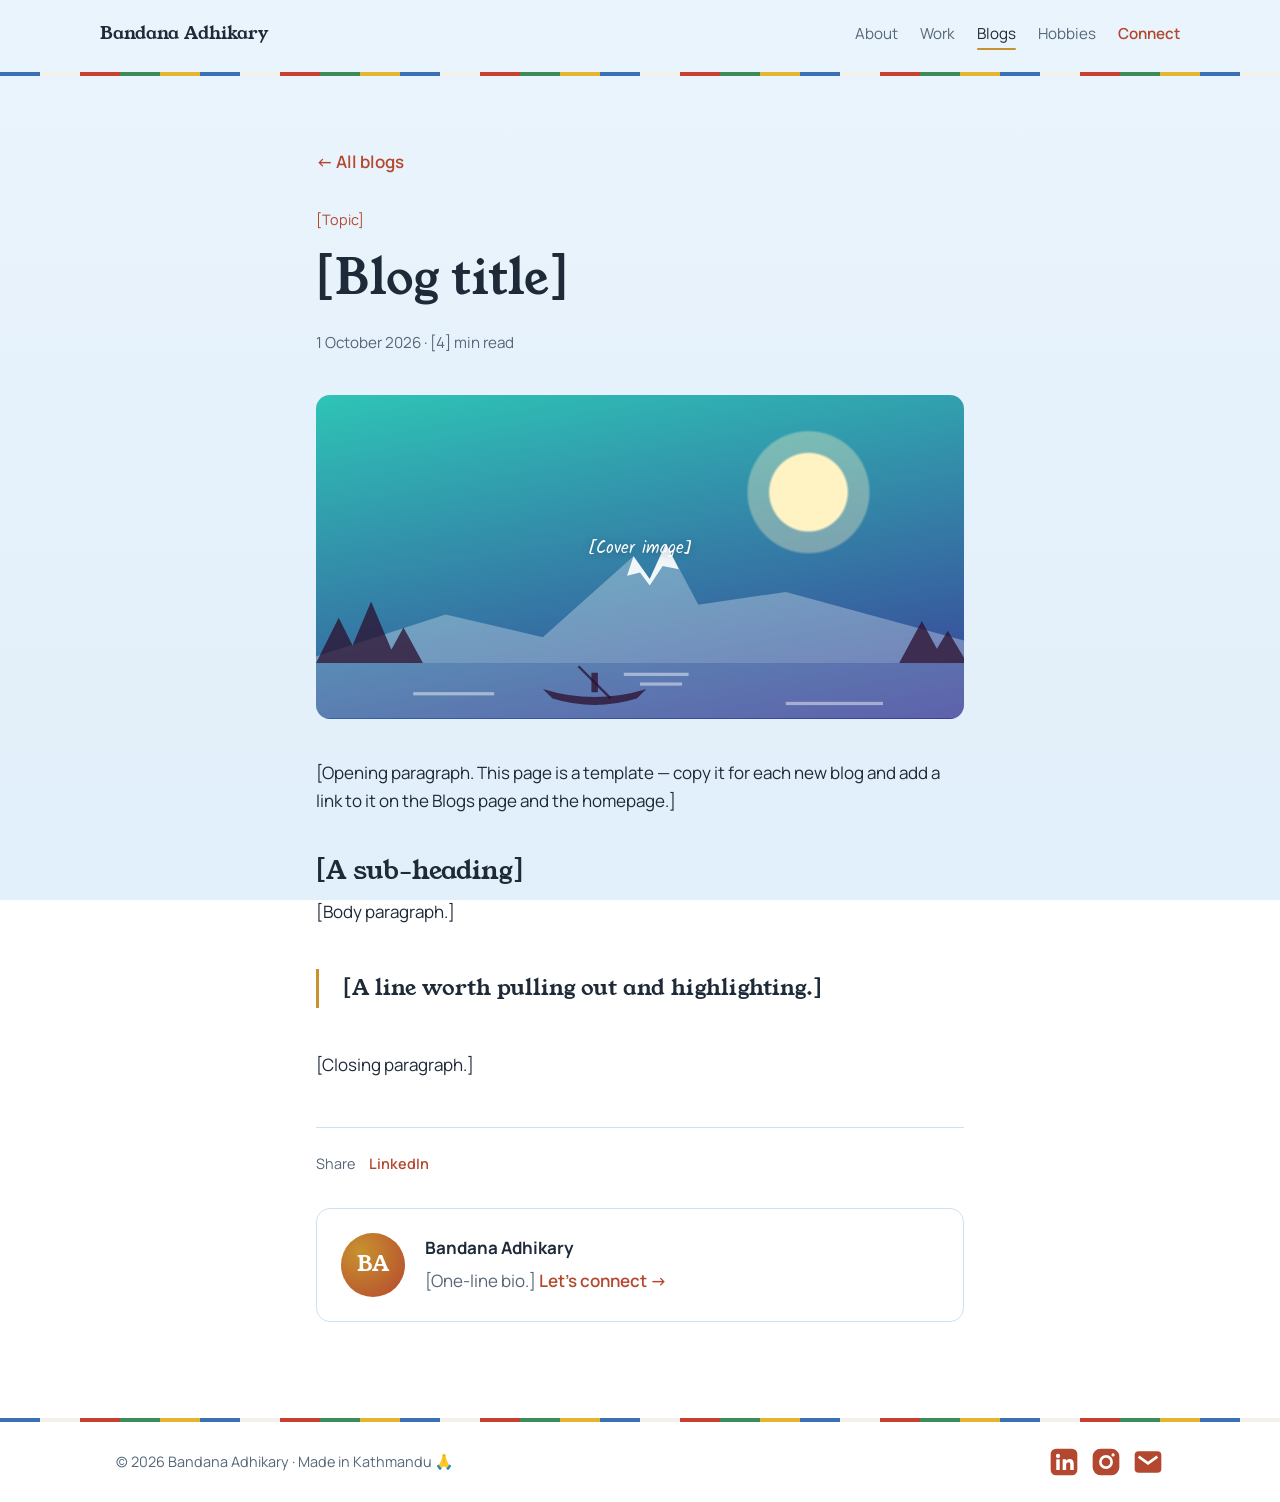
<file: blogs/first-blog.html>
<!doctype html>
<html lang="en">
<head>
  <meta charset="utf-8">
  <meta name="viewport" content="width=device-width, initial-scale=1">
  <title>[Blog title] · Bandana Adhikary</title>
  <meta name="description" content="[One-line summary of this blog.]">
  <link rel="preconnect" href="https://fonts.googleapis.com">
  <link rel="preconnect" href="https://fonts.gstatic.com" crossorigin>
  <link href="https://fonts.googleapis.com/css2?family=Young+Serif&family=Manrope:wght@400;500;600;700&family=Kalam:wght@400;700&display=swap" rel="stylesheet">
  <link rel="stylesheet" href="/styles.css?v=20261030e">
  <link rel="icon" href="data:image/svg+xml,%3Csvg xmlns='http://www.w3.org/2000/svg' viewBox='0 0 100 100'%3E%3Cpath d='M10 70 Q25 66 32 50 L68 50 Q75 66 90 70 Z M20 46 Q32 43 38 30 L62 30 Q68 43 80 46 Z' fill='%23B4472F'/%3E%3Crect x='46' y='12' width='8' height='18' fill='%23C8922E'/%3E%3Crect x='34' y='70' width='32' height='20' fill='%23B4472F'/%3E%3C/svg%3E">
</head>
<body>
  <div class="scroll-progress" aria-hidden="true"></div>
  <header class="nav">
    <a href="/" class="brand">Bandana Adhikary</a>
    <nav>
      <a href="/#about">About</a>
      <a href="/work/">Work</a>
      <a href="/blogs/" class="active">Blogs</a>
      <a href="/hobbies/">Hobbies</a>
      <a href="/#connect" class="nav-cta">Connect</a>
    </nav>
  </header>
  <div class="nav-spacer" aria-hidden="true"></div>
  <div class="dhaka-band" aria-hidden="true"></div>
  <main class="article">
    <a href="/blogs/" class="back">← All blogs</a>
    <p class="card-tag">[Topic]</p>
    <h1>[Blog title]</h1>
    <p class="meta"><time datetime="2026-10-01">1 October 2026</time> · [4] min read</p>

    <div class="cover" aria-hidden="true"><span>[Cover image]</span></div>

    <p>[Opening paragraph. This page is a template — copy it for each new blog and add a link to it on the Blogs page and the homepage.]</p>
    <h2>[A sub-heading]</h2>
    <p>[Body paragraph.]</p>
    <blockquote>[A line worth pulling out and highlighting.]</blockquote>
    <p>[Closing paragraph.]</p>

    <div class="share">
      <span>Share</span>
      <a href="https://www.linkedin.com/sharing/share-offsite/?url=https://bandanaadhikary.com.np/blogs/first-blog.html" target="_blank" rel="noopener">LinkedIn</a>
    </div>

    <aside class="author">
      <div class="portrait small" aria-hidden="true"><span>BA</span></div>
      <div>
        <strong>Bandana Adhikary</strong>
        <p>[One-line bio.] <a href="/#connect">Let's connect →</a></p>
      </div>
    </aside>
  </main>
  <footer class="footer">
    <div class="dhaka-band" aria-hidden="true"></div>
    <div class="footer-inner">
      <p>© <span id="year">2026</span> Bandana Adhikary · Made in Kathmandu <span lang="ne">🙏</span></p>
      <div class="socials">
        <a href="https://www.linkedin.com/in/bandana-adhikary-870861122/" target="_blank" rel="noopener" aria-label="LinkedIn"><svg viewBox="0 0 24 24"><rect x="2" y="2" width="20" height="20" rx="4" class="ic-fill"/><circle cx="7.5" cy="7.5" r="1.6" class="ic-ink"/><rect x="6.2" y="10" width="2.6" height="8" class="ic-ink"/><path d="M11 10h2.5v1.2c.5-.8 1.5-1.4 2.8-1.4 2 0 3 1.3 3 3.6V18h-2.6v-4.2c0-1.1-.4-1.7-1.3-1.7-1 0-1.8.7-1.8 1.9v4H11z" class="ic-ink"/></svg></a>
        <a href="https://www.instagram.com/bandhikary/" target="_blank" rel="noopener" aria-label="Instagram"><svg viewBox="0 0 24 24"><rect x="2" y="2" width="20" height="20" rx="6" class="ic-fill"/><circle cx="12" cy="12" r="4.2" fill="none" class="ic-stroke"/><circle cx="17.3" cy="6.7" r="1.2" class="ic-ink"/></svg></a>
        <a href="mailto:adhikary.bandanaa@gmail.com" aria-label="Email"><svg viewBox="0 0 24 24"><rect x="2" y="4" width="20" height="16" rx="3" class="ic-fill"/><path d="M5 8l7 5 7-5" fill="none" class="ic-stroke"/></svg></a>
      </div>
    </div>
  </footer>
  <script src="/site.js?v=20261030e" defer></script>
</body>
</html>
</file>
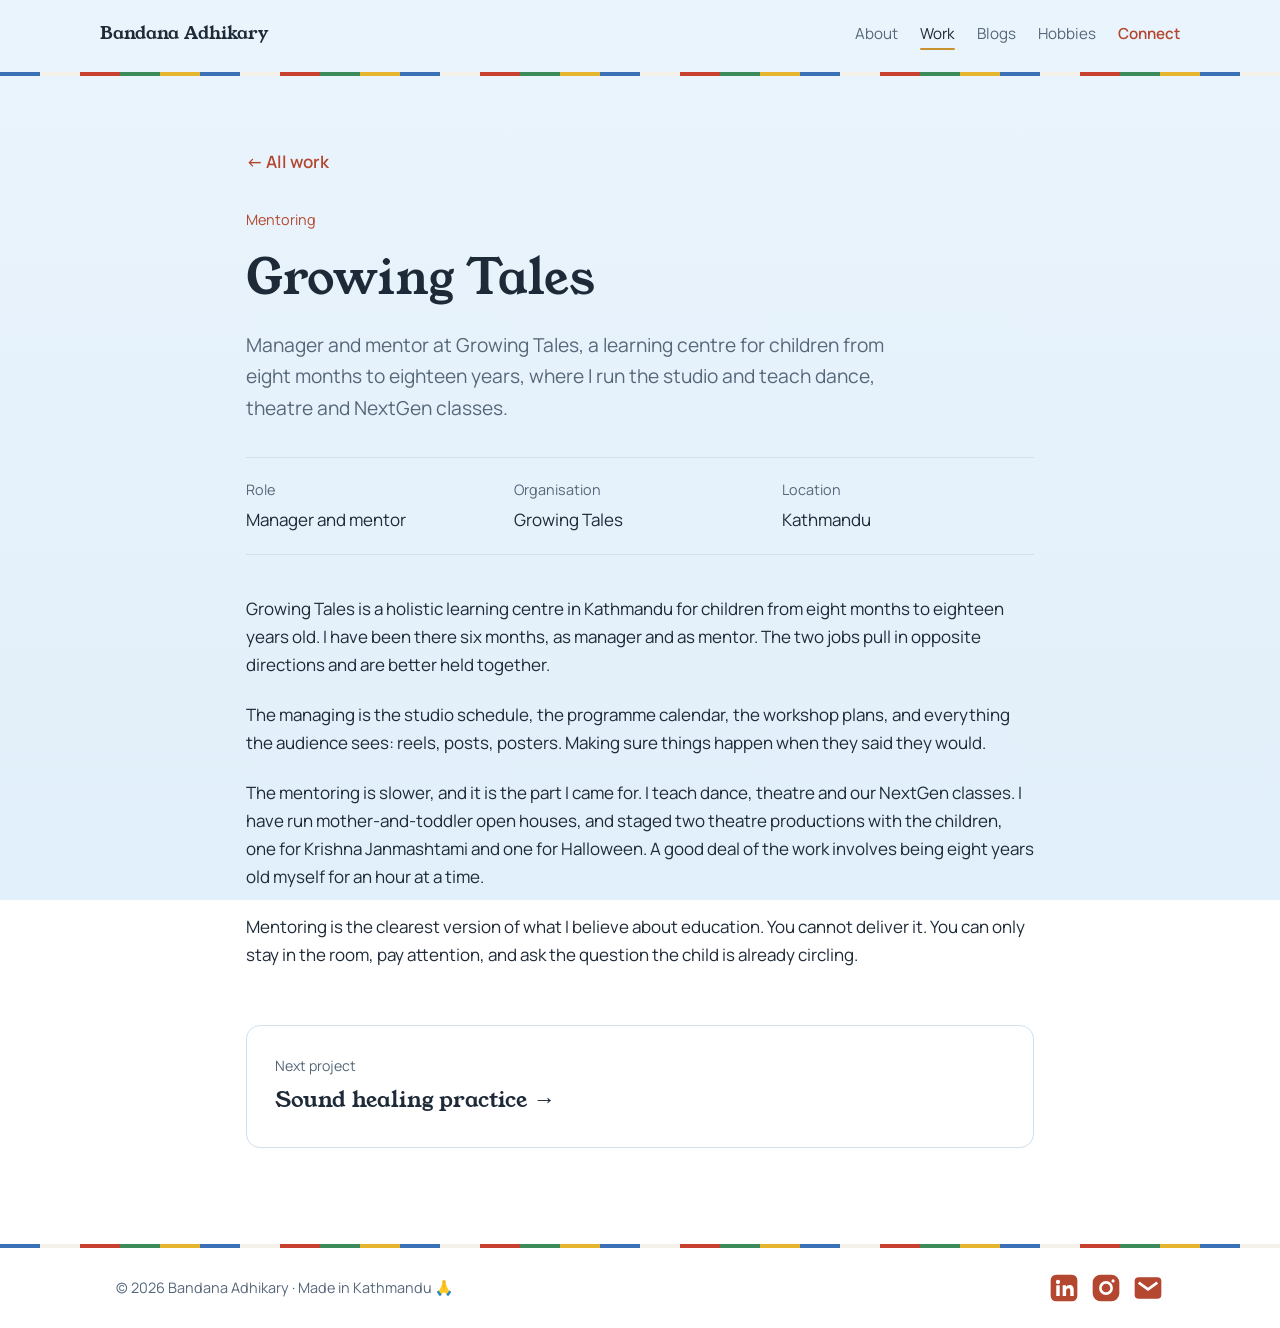
<file: work/mentoring-growing-tales.html>
<!doctype html>
<html lang="en">
<head>
  <meta charset="utf-8">
  <meta name="viewport" content="width=device-width, initial-scale=1">
  <title>Growing Tales · Bandana Adhikary</title>
  <meta name="description" content="Manager and mentor at Growing Tales, a learning centre for children from eight months to eighteen years, where I run the studio and teach dance, theatre and NextGen classes.">
  <link rel="preconnect" href="https://fonts.googleapis.com">
  <link rel="preconnect" href="https://fonts.gstatic.com" crossorigin>
  <link href="https://fonts.googleapis.com/css2?family=Young+Serif&family=Manrope:wght@400;500;600;700&family=Kalam:wght@400;700&display=swap" rel="stylesheet">
  <link rel="stylesheet" href="/styles.css?v=20261104c">
  <link rel="icon" href="data:image/svg+xml,%3Csvg xmlns='http://www.w3.org/2000/svg' viewBox='0 0 100 100'%3E%3Cpath d='M10 70 Q25 66 32 50 L68 50 Q75 66 90 70 Z M20 46 Q32 43 38 30 L62 30 Q68 43 80 46 Z' fill='%23B4472F'/%3E%3Crect x='46' y='12' width='8' height='18' fill='%23C8922E'/%3E%3Crect x='34' y='70' width='32' height='20' fill='%23B4472F'/%3E%3C/svg%3E">
</head>
<body>
  <div class="scroll-progress" aria-hidden="true"></div>
  <header class="nav">
    <a href="/" class="brand">Bandana Adhikary</a>
    <nav>
      <a href="/#about">About</a>
      <a href="/work/" class="active">Work</a>
      <a href="/blogs/">Blogs</a>
      <a href="/hobbies/">Hobbies</a>
      <a href="/#connect" class="nav-cta">Connect</a>
    </nav>
  </header>
  <div class="nav-spacer" aria-hidden="true"></div>
  <div class="dhaka-band" aria-hidden="true"></div>
  <main class="article wide">
    <a href="/work/" class="back">← All work</a>
    <p class="card-tag">Mentoring</p>
    <h1>Growing Tales</h1>
    <p class="lead">Manager and mentor at Growing Tales, a learning centre for children from eight months to eighteen years, where I run the studio and teach dance, theatre and NextGen classes.</p>

    <dl class="project-meta">
      <div><dt>Role</dt><dd>Manager and mentor</dd></div>
      <div><dt>Organisation</dt><dd>Growing Tales</dd></div>
      <div><dt>Location</dt><dd>Kathmandu</dd></div>
    </dl>

    <p>Growing Tales is a holistic learning centre in Kathmandu for children from eight months to eighteen years old. I have been there six months, as manager and as mentor. The two jobs pull in opposite directions and are better held together.</p>
    <p>The managing is the studio schedule, the programme calendar, the workshop plans, and everything the audience sees: reels, posts, posters. Making sure things happen when they said they would.</p>
    <p>The mentoring is slower, and it is the part I came for. I teach dance, theatre and our NextGen classes. I have run mother-and-toddler open houses, and staged two theatre productions with the children, one for Krishna Janmashtami and one for Halloween. A good deal of the work involves being eight years old myself for an hour at a time.</p>
    <p>Mentoring is the clearest version of what I believe about education. You cannot deliver it. You can only stay in the room, pay attention, and ask the question the child is already circling.</p>

    <a href="/work/sound-healing.html" class="next">
      <small>Next project</small>
      <strong>Sound healing practice →</strong>
    </a>
  </main>
  <footer class="footer">
    <div class="dhaka-band" aria-hidden="true"></div>
    <div class="footer-inner">
      <p>© <span id="year">2026</span> Bandana Adhikary · Made in Kathmandu <span lang="ne">🙏</span></p>
      <div class="socials">
        <a href="https://www.linkedin.com/in/bandana-adhikary-870861122/" target="_blank" rel="noopener" aria-label="LinkedIn"><svg viewBox="0 0 24 24"><rect x="2" y="2" width="20" height="20" rx="4" class="ic-fill"/><circle cx="7.5" cy="7.5" r="1.6" class="ic-ink"/><rect x="6.2" y="10" width="2.6" height="8" class="ic-ink"/><path d="M11 10h2.5v1.2c.5-.8 1.5-1.4 2.8-1.4 2 0 3 1.3 3 3.6V18h-2.6v-4.2c0-1.1-.4-1.7-1.3-1.7-1 0-1.8.7-1.8 1.9v4H11z" class="ic-ink"/></svg></a>
        <a href="https://www.instagram.com/bandhikary/" target="_blank" rel="noopener" aria-label="Instagram"><svg viewBox="0 0 24 24"><rect x="2" y="2" width="20" height="20" rx="6" class="ic-fill"/><circle cx="12" cy="12" r="4.2" fill="none" class="ic-stroke"/><circle cx="17.3" cy="6.7" r="1.2" class="ic-ink"/></svg></a>
        <a href="mailto:adhikary.bandanaa@gmail.com" aria-label="Email"><svg viewBox="0 0 24 24"><rect x="2" y="4" width="20" height="16" rx="3" class="ic-fill"/><path d="M5 8l7 5 7-5" fill="none" class="ic-stroke"/></svg></a>
      </div>
    </div>
  </footer>
  <script src="/site.js?v=20261030e" defer></script>
</body>
</html>
</file>
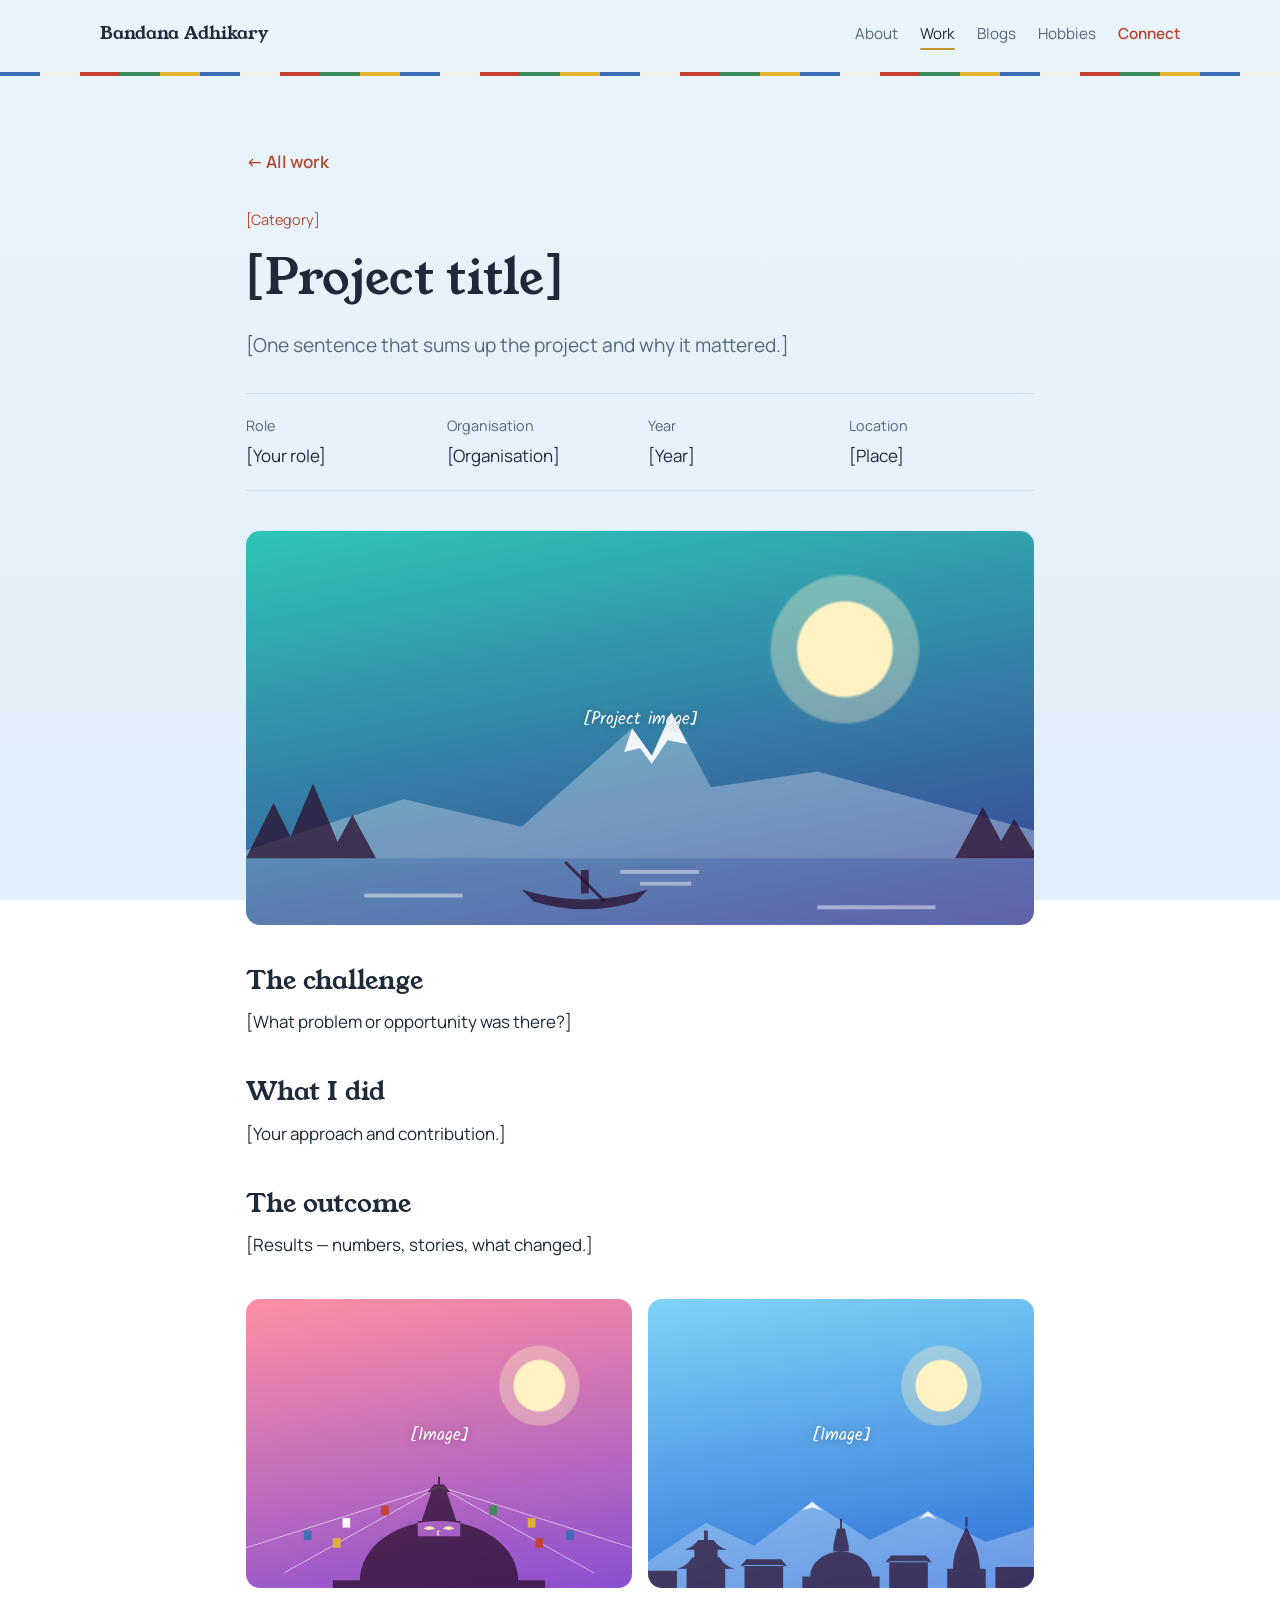
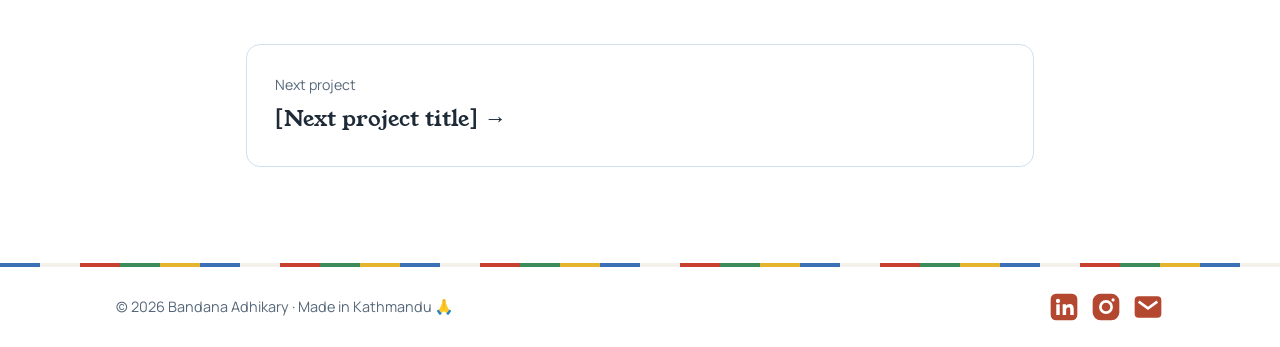
<file: work/project-one.html>
<!doctype html>
<html lang="en">
<head>
  <meta charset="utf-8">
  <meta name="viewport" content="width=device-width, initial-scale=1">
  <title>[Project title] · Bandana Adhikary</title>
  <meta name="description" content="[One-line summary of this project.]">
  <link rel="preconnect" href="https://fonts.googleapis.com">
  <link rel="preconnect" href="https://fonts.gstatic.com" crossorigin>
  <link href="https://fonts.googleapis.com/css2?family=Young+Serif&family=Manrope:wght@400;500;600;700&family=Kalam:wght@400;700&display=swap" rel="stylesheet">
  <link rel="stylesheet" href="/styles.css?v=20261030e">
  <link rel="icon" href="data:image/svg+xml,%3Csvg xmlns='http://www.w3.org/2000/svg' viewBox='0 0 100 100'%3E%3Cpath d='M10 70 Q25 66 32 50 L68 50 Q75 66 90 70 Z M20 46 Q32 43 38 30 L62 30 Q68 43 80 46 Z' fill='%23B4472F'/%3E%3Crect x='46' y='12' width='8' height='18' fill='%23C8922E'/%3E%3Crect x='34' y='70' width='32' height='20' fill='%23B4472F'/%3E%3C/svg%3E">
</head>
<body>
  <div class="scroll-progress" aria-hidden="true"></div>
  <header class="nav">
    <a href="/" class="brand">Bandana Adhikary</a>
    <nav>
      <a href="/#about">About</a>
      <a href="/work/" class="active">Work</a>
      <a href="/blogs/">Blogs</a>
      <a href="/hobbies/">Hobbies</a>
      <a href="/#connect" class="nav-cta">Connect</a>
    </nav>
  </header>
  <div class="nav-spacer" aria-hidden="true"></div>
  <div class="dhaka-band" aria-hidden="true"></div>
  <main class="article wide">
    <a href="/work/" class="back">← All work</a>
    <p class="card-tag">[Category]</p>
    <h1>[Project title]</h1>
    <p class="lead">[One sentence that sums up the project and why it mattered.]</p>

    <dl class="project-meta">
      <div><dt>Role</dt><dd>[Your role]</dd></div>
      <div><dt>Organisation</dt><dd>[Organisation]</dd></div>
      <div><dt>Year</dt><dd>[Year]</dd></div>
      <div><dt>Location</dt><dd>[Place]</dd></div>
    </dl>

    <div class="cover" aria-hidden="true"><span>[Project image]</span></div>

    <h2>The challenge</h2>
    <p>[What problem or opportunity was there?]</p>
    <h2>What I did</h2>
    <p>[Your approach and contribution.]</p>
    <h2>The outcome</h2>
    <p>[Results — numbers, stories, what changed.]</p>

    <div class="gallery" aria-hidden="true">
      <div><span>[Image]</span></div><div><span>[Image]</span></div>
    </div>

    <a href="/work/project-one.html" class="next">
      <small>Next project</small>
      <strong>[Next project title] →</strong>
    </a>
  </main>
  <footer class="footer">
    <div class="dhaka-band" aria-hidden="true"></div>
    <div class="footer-inner">
      <p>© <span id="year">2026</span> Bandana Adhikary · Made in Kathmandu <span lang="ne">🙏</span></p>
      <div class="socials">
        <a href="https://www.linkedin.com/in/bandana-adhikary-870861122/" target="_blank" rel="noopener" aria-label="LinkedIn"><svg viewBox="0 0 24 24"><rect x="2" y="2" width="20" height="20" rx="4" class="ic-fill"/><circle cx="7.5" cy="7.5" r="1.6" class="ic-ink"/><rect x="6.2" y="10" width="2.6" height="8" class="ic-ink"/><path d="M11 10h2.5v1.2c.5-.8 1.5-1.4 2.8-1.4 2 0 3 1.3 3 3.6V18h-2.6v-4.2c0-1.1-.4-1.7-1.3-1.7-1 0-1.8.7-1.8 1.9v4H11z" class="ic-ink"/></svg></a>
        <a href="https://www.instagram.com/bandhikary/" target="_blank" rel="noopener" aria-label="Instagram"><svg viewBox="0 0 24 24"><rect x="2" y="2" width="20" height="20" rx="6" class="ic-fill"/><circle cx="12" cy="12" r="4.2" fill="none" class="ic-stroke"/><circle cx="17.3" cy="6.7" r="1.2" class="ic-ink"/></svg></a>
        <a href="mailto:adhikary.bandanaa@gmail.com" aria-label="Email"><svg viewBox="0 0 24 24"><rect x="2" y="4" width="20" height="16" rx="3" class="ic-fill"/><path d="M5 8l7 5 7-5" fill="none" class="ic-stroke"/></svg></a>
      </div>
    </div>
  </footer>
  <script src="/site.js?v=20261030e" defer></script>
</body>
</html>
</file>
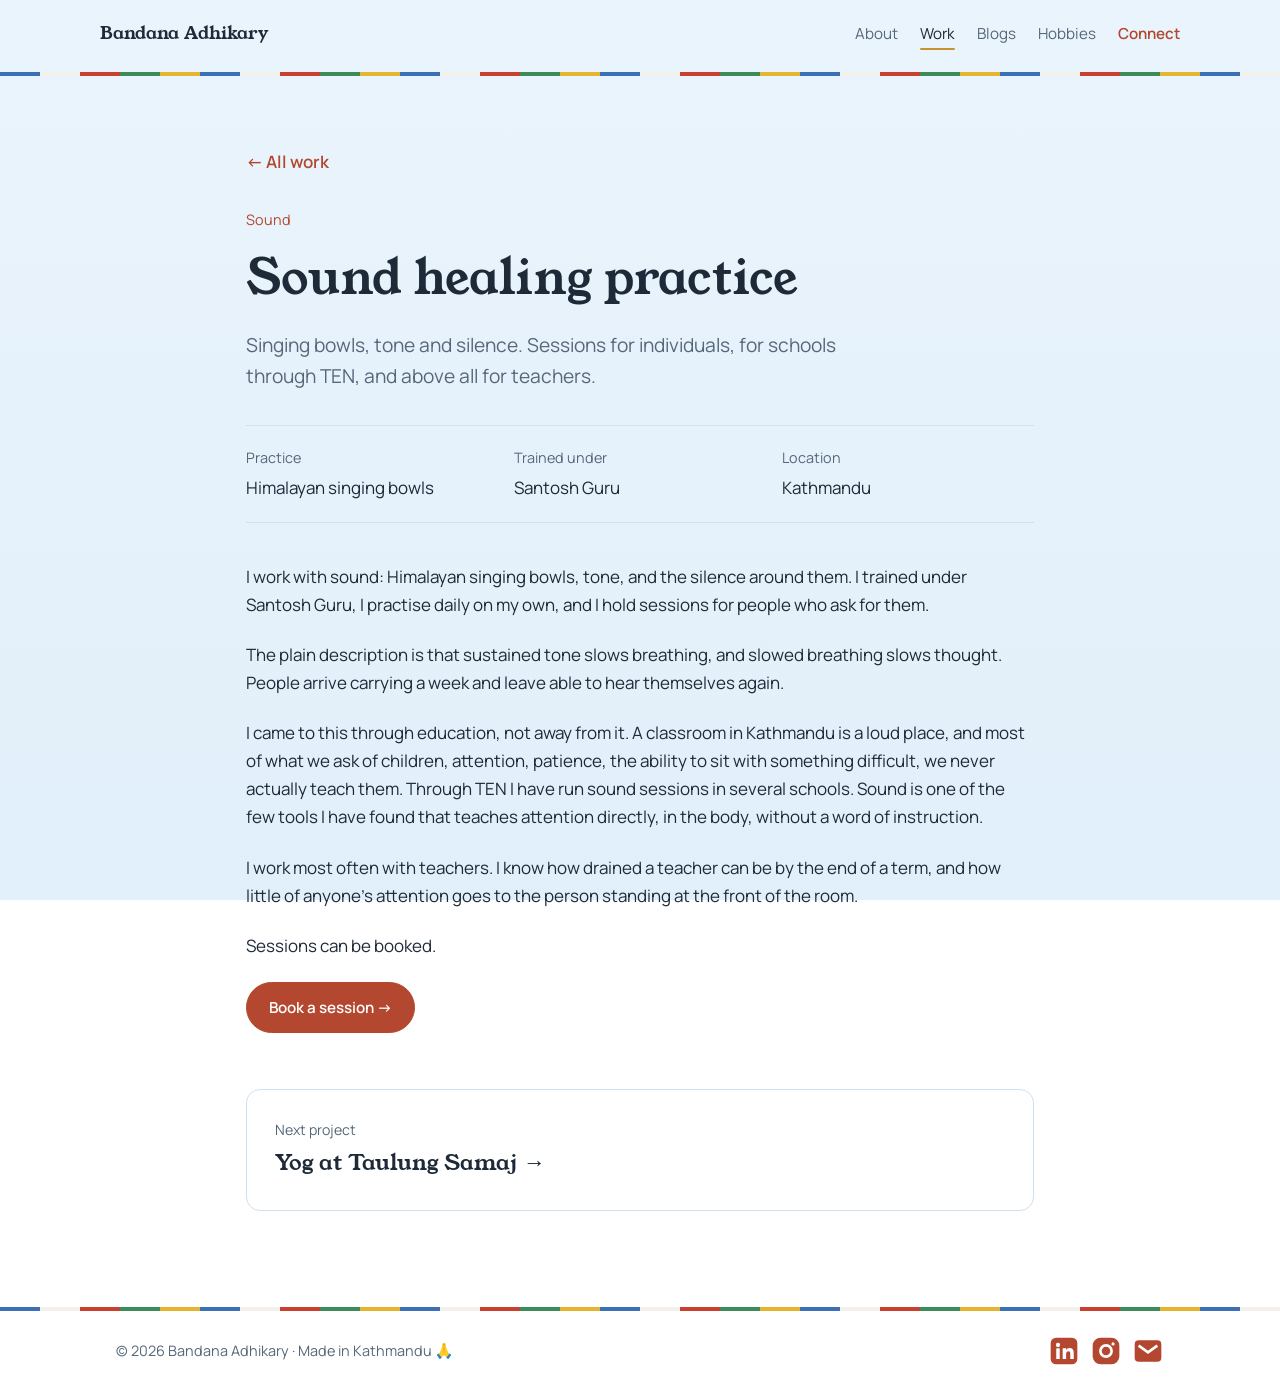
<file: work/sound-healing.html>
<!doctype html>
<html lang="en">
<head>
  <meta charset="utf-8">
  <meta name="viewport" content="width=device-width, initial-scale=1">
  <title>Sound healing practice · Bandana Adhikary</title>
  <meta name="description" content="Singing bowls, tone and silence. Sessions for individuals, for schools through TEN, and above all for teachers.">
  <link rel="preconnect" href="https://fonts.googleapis.com">
  <link rel="preconnect" href="https://fonts.gstatic.com" crossorigin>
  <link href="https://fonts.googleapis.com/css2?family=Young+Serif&family=Manrope:wght@400;500;600;700&family=Kalam:wght@400;700&display=swap" rel="stylesheet">
  <link rel="stylesheet" href="/styles.css?v=20261104c">
  <link rel="icon" href="data:image/svg+xml,%3Csvg xmlns='http://www.w3.org/2000/svg' viewBox='0 0 100 100'%3E%3Cpath d='M10 70 Q25 66 32 50 L68 50 Q75 66 90 70 Z M20 46 Q32 43 38 30 L62 30 Q68 43 80 46 Z' fill='%23B4472F'/%3E%3Crect x='46' y='12' width='8' height='18' fill='%23C8922E'/%3E%3Crect x='34' y='70' width='32' height='20' fill='%23B4472F'/%3E%3C/svg%3E">
</head>
<body>
  <div class="scroll-progress" aria-hidden="true"></div>
  <header class="nav">
    <a href="/" class="brand">Bandana Adhikary</a>
    <nav>
      <a href="/#about">About</a>
      <a href="/work/" class="active">Work</a>
      <a href="/blogs/">Blogs</a>
      <a href="/hobbies/">Hobbies</a>
      <a href="/#connect" class="nav-cta">Connect</a>
    </nav>
  </header>
  <div class="nav-spacer" aria-hidden="true"></div>
  <div class="dhaka-band" aria-hidden="true"></div>
  <main class="article wide">
    <a href="/work/" class="back">← All work</a>
    <p class="card-tag">Sound</p>
    <h1>Sound healing practice</h1>
    <p class="lead">Singing bowls, tone and silence. Sessions for individuals, for schools through TEN, and above all for teachers.</p>

    <dl class="project-meta">
      <div><dt>Practice</dt><dd>Himalayan singing bowls</dd></div>
      <div><dt>Trained under</dt><dd>Santosh Guru</dd></div>
      <div><dt>Location</dt><dd>Kathmandu</dd></div>
    </dl>

    <p>I work with sound: Himalayan singing bowls, tone, and the silence around them. I trained under Santosh Guru, I practise daily on my own, and I hold sessions for people who ask for them.</p>
    <p>The plain description is that sustained tone slows breathing, and slowed breathing slows thought. People arrive carrying a week and leave able to hear themselves again.</p>
    <p>I came to this through education, not away from it. A classroom in Kathmandu is a loud place, and most of what we ask of children, attention, patience, the ability to sit with something difficult, we never actually teach them. Through TEN I have run sound sessions in several schools. Sound is one of the few tools I have found that teaches attention directly, in the body, without a word of instruction.</p>
    <p>I work most often with teachers. I know how drained a teacher can be by the end of a term, and how little of anyone's attention goes to the person standing at the front of the room.</p>
    <p>Sessions can be booked.</p>
    <p><a href="/#connect" class="btn">Book a session →</a></p>

    <a href="/work/yoga-taulung-samaj.html" class="next">
      <small>Next project</small>
      <strong>Yog at Taulung Samaj →</strong>
    </a>
  </main>
  <footer class="footer">
    <div class="dhaka-band" aria-hidden="true"></div>
    <div class="footer-inner">
      <p>© <span id="year">2026</span> Bandana Adhikary · Made in Kathmandu <span lang="ne">🙏</span></p>
      <div class="socials">
        <a href="https://www.linkedin.com/in/bandana-adhikary-870861122/" target="_blank" rel="noopener" aria-label="LinkedIn"><svg viewBox="0 0 24 24"><rect x="2" y="2" width="20" height="20" rx="4" class="ic-fill"/><circle cx="7.5" cy="7.5" r="1.6" class="ic-ink"/><rect x="6.2" y="10" width="2.6" height="8" class="ic-ink"/><path d="M11 10h2.5v1.2c.5-.8 1.5-1.4 2.8-1.4 2 0 3 1.3 3 3.6V18h-2.6v-4.2c0-1.1-.4-1.7-1.3-1.7-1 0-1.8.7-1.8 1.9v4H11z" class="ic-ink"/></svg></a>
        <a href="https://www.instagram.com/bandhikary/" target="_blank" rel="noopener" aria-label="Instagram"><svg viewBox="0 0 24 24"><rect x="2" y="2" width="20" height="20" rx="6" class="ic-fill"/><circle cx="12" cy="12" r="4.2" fill="none" class="ic-stroke"/><circle cx="17.3" cy="6.7" r="1.2" class="ic-ink"/></svg></a>
        <a href="mailto:adhikary.bandanaa@gmail.com" aria-label="Email"><svg viewBox="0 0 24 24"><rect x="2" y="4" width="20" height="16" rx="3" class="ic-fill"/><path d="M5 8l7 5 7-5" fill="none" class="ic-stroke"/></svg></a>
      </div>
    </div>
  </footer>
  <script src="/site.js?v=20261030e" defer></script>
</body>
</html>
</file>
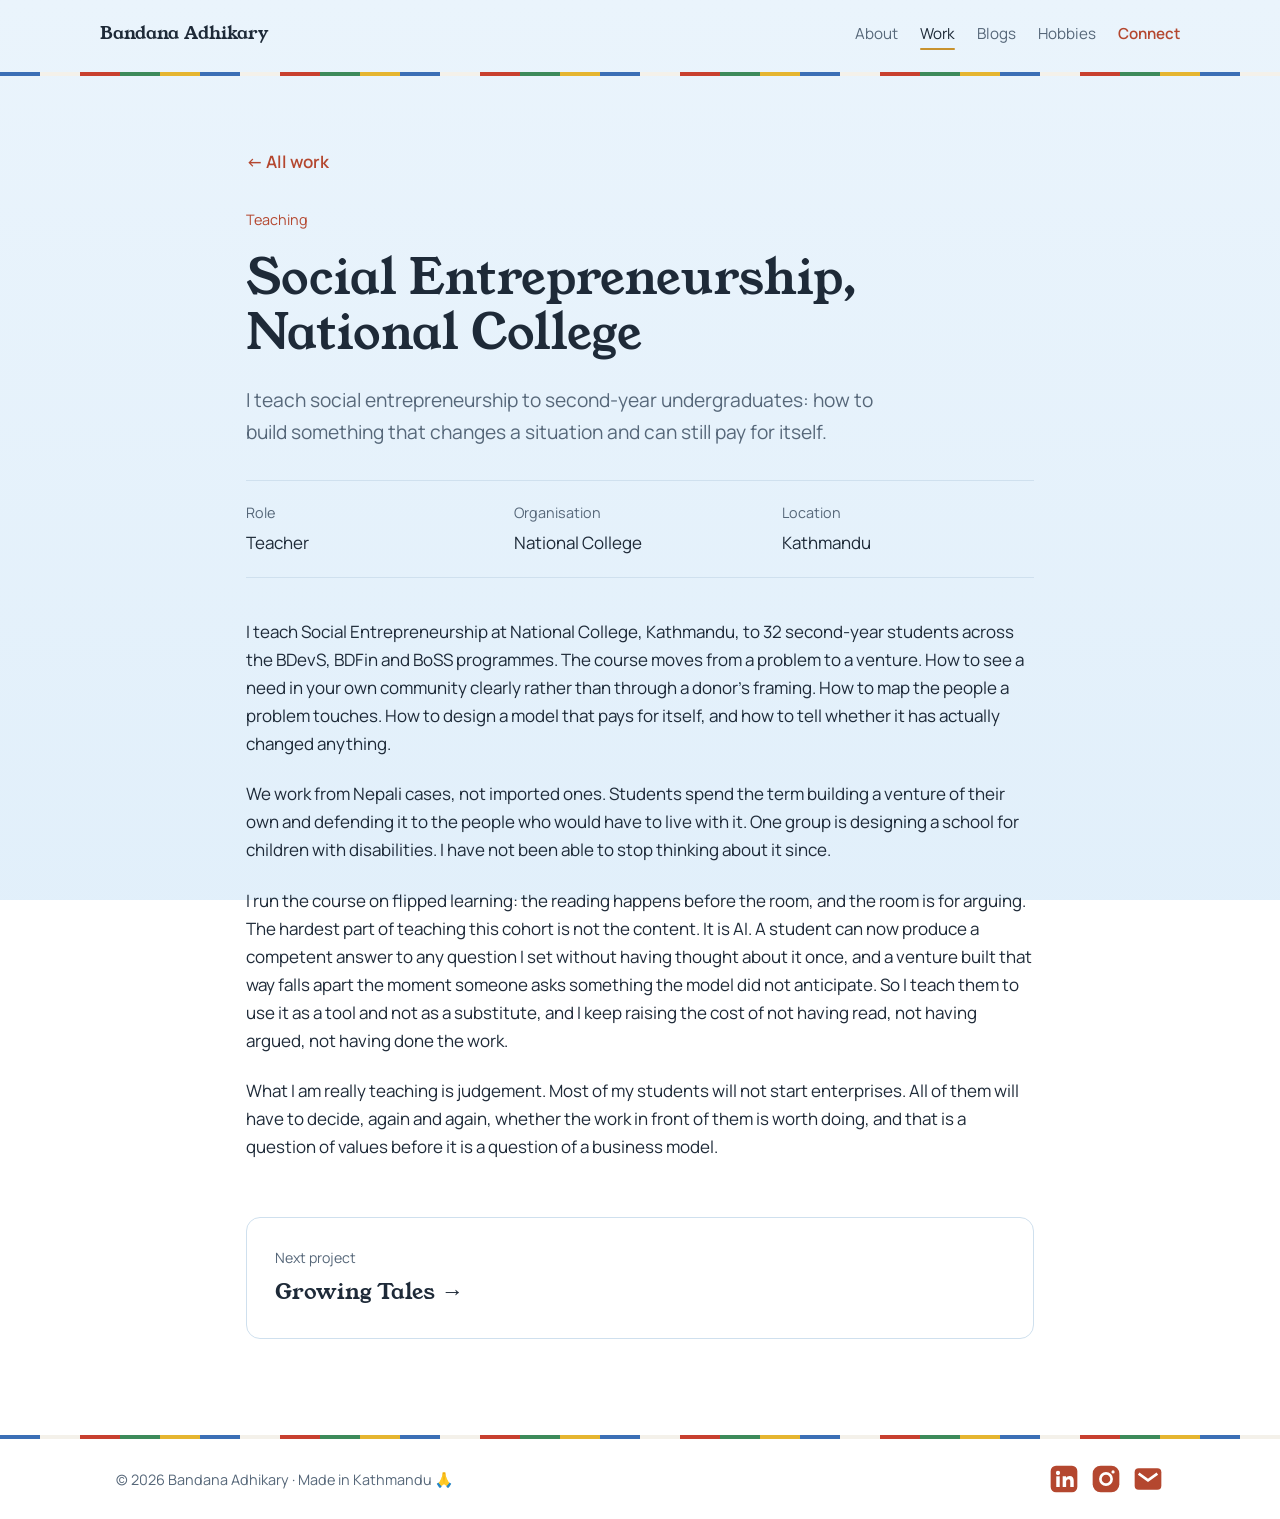
<file: work/teaching-social-entrepreneurship.html>
<!doctype html>
<html lang="en">
<head>
  <meta charset="utf-8">
  <meta name="viewport" content="width=device-width, initial-scale=1">
  <title>Social Entrepreneurship, National College · Bandana Adhikary</title>
  <meta name="description" content="I teach social entrepreneurship to second-year undergraduates: how to build something that changes a situation and can still pay for itself.">
  <link rel="preconnect" href="https://fonts.googleapis.com">
  <link rel="preconnect" href="https://fonts.gstatic.com" crossorigin>
  <link href="https://fonts.googleapis.com/css2?family=Young+Serif&family=Manrope:wght@400;500;600;700&family=Kalam:wght@400;700&display=swap" rel="stylesheet">
  <link rel="stylesheet" href="/styles.css?v=20261104c">
  <link rel="icon" href="data:image/svg+xml,%3Csvg xmlns='http://www.w3.org/2000/svg' viewBox='0 0 100 100'%3E%3Cpath d='M10 70 Q25 66 32 50 L68 50 Q75 66 90 70 Z M20 46 Q32 43 38 30 L62 30 Q68 43 80 46 Z' fill='%23B4472F'/%3E%3Crect x='46' y='12' width='8' height='18' fill='%23C8922E'/%3E%3Crect x='34' y='70' width='32' height='20' fill='%23B4472F'/%3E%3C/svg%3E">
</head>
<body>
  <div class="scroll-progress" aria-hidden="true"></div>
  <header class="nav">
    <a href="/" class="brand">Bandana Adhikary</a>
    <nav>
      <a href="/#about">About</a>
      <a href="/work/" class="active">Work</a>
      <a href="/blogs/">Blogs</a>
      <a href="/hobbies/">Hobbies</a>
      <a href="/#connect" class="nav-cta">Connect</a>
    </nav>
  </header>
  <div class="nav-spacer" aria-hidden="true"></div>
  <div class="dhaka-band" aria-hidden="true"></div>
  <main class="article wide">
    <a href="/work/" class="back">← All work</a>
    <p class="card-tag">Teaching</p>
    <h1>Social Entrepreneurship, National College</h1>
    <p class="lead">I teach social entrepreneurship to second-year undergraduates: how to build something that changes a situation and can still pay for itself.</p>

    <dl class="project-meta">
      <div><dt>Role</dt><dd>Teacher</dd></div>
      <div><dt>Organisation</dt><dd>National College</dd></div>
      <div><dt>Location</dt><dd>Kathmandu</dd></div>
    </dl>

    <p>I teach Social Entrepreneurship at National College, Kathmandu, to 32 second-year students across the BDevS, BDFin and BoSS programmes. The course moves from a problem to a venture. How to see a need in your own community clearly rather than through a donor's framing. How to map the people a problem touches. How to design a model that pays for itself, and how to tell whether it has actually changed anything.</p>
    <p>We work from Nepali cases, not imported ones. Students spend the term building a venture of their own and defending it to the people who would have to live with it. One group is designing a school for children with disabilities. I have not been able to stop thinking about it since.</p>
    <p>I run the course on flipped learning: the reading happens before the room, and the room is for arguing. The hardest part of teaching this cohort is not the content. It is AI. A student can now produce a competent answer to any question I set without having thought about it once, and a venture built that way falls apart the moment someone asks something the model did not anticipate. So I teach them to use it as a tool and not as a substitute, and I keep raising the cost of not having read, not having argued, not having done the work.</p>
    <p>What I am really teaching is judgement. Most of my students will not start enterprises. All of them will have to decide, again and again, whether the work in front of them is worth doing, and that is a question of values before it is a question of a business model.</p>

    <a href="/work/mentoring-growing-tales.html" class="next">
      <small>Next project</small>
      <strong>Growing Tales →</strong>
    </a>
  </main>
  <footer class="footer">
    <div class="dhaka-band" aria-hidden="true"></div>
    <div class="footer-inner">
      <p>© <span id="year">2026</span> Bandana Adhikary · Made in Kathmandu <span lang="ne">🙏</span></p>
      <div class="socials">
        <a href="https://www.linkedin.com/in/bandana-adhikary-870861122/" target="_blank" rel="noopener" aria-label="LinkedIn"><svg viewBox="0 0 24 24"><rect x="2" y="2" width="20" height="20" rx="4" class="ic-fill"/><circle cx="7.5" cy="7.5" r="1.6" class="ic-ink"/><rect x="6.2" y="10" width="2.6" height="8" class="ic-ink"/><path d="M11 10h2.5v1.2c.5-.8 1.5-1.4 2.8-1.4 2 0 3 1.3 3 3.6V18h-2.6v-4.2c0-1.1-.4-1.7-1.3-1.7-1 0-1.8.7-1.8 1.9v4H11z" class="ic-ink"/></svg></a>
        <a href="https://www.instagram.com/bandhikary/" target="_blank" rel="noopener" aria-label="Instagram"><svg viewBox="0 0 24 24"><rect x="2" y="2" width="20" height="20" rx="6" class="ic-fill"/><circle cx="12" cy="12" r="4.2" fill="none" class="ic-stroke"/><circle cx="17.3" cy="6.7" r="1.2" class="ic-ink"/></svg></a>
        <a href="mailto:adhikary.bandanaa@gmail.com" aria-label="Email"><svg viewBox="0 0 24 24"><rect x="2" y="4" width="20" height="16" rx="3" class="ic-fill"/><path d="M5 8l7 5 7-5" fill="none" class="ic-stroke"/></svg></a>
      </div>
    </div>
  </footer>
  <script src="/site.js?v=20261030e" defer></script>
</body>
</html>
</file>
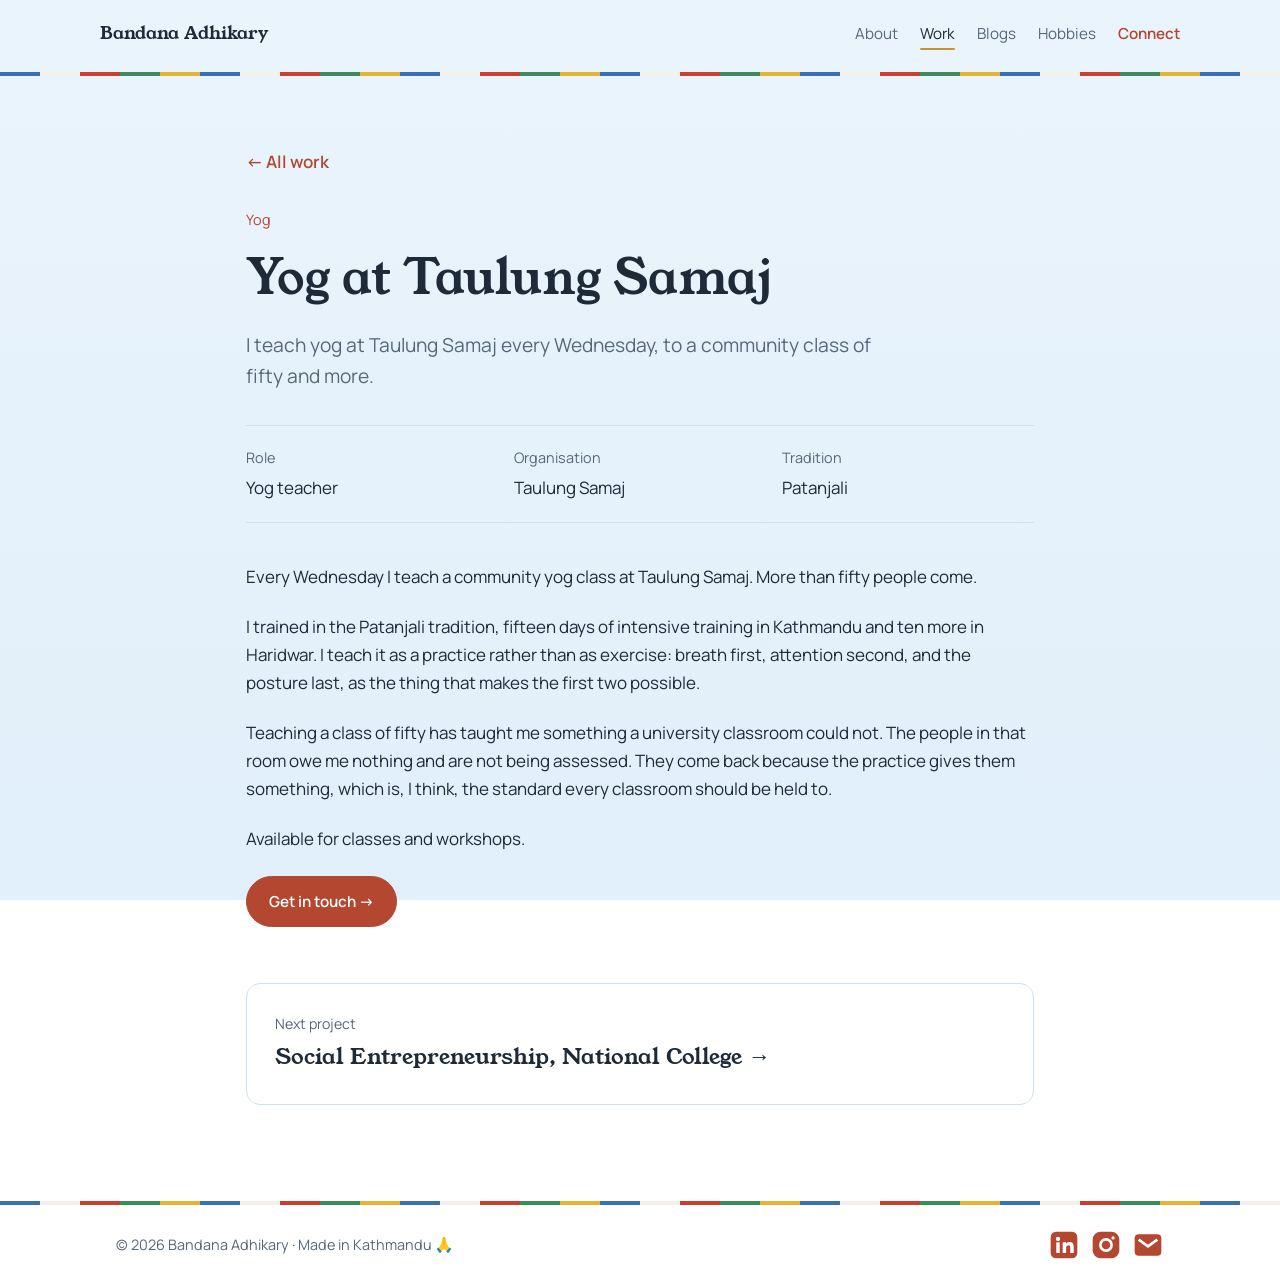
<file: work/yoga-taulung-samaj.html>
<!doctype html>
<html lang="en">
<head>
  <meta charset="utf-8">
  <meta name="viewport" content="width=device-width, initial-scale=1">
  <title>Yog at Taulung Samaj · Bandana Adhikary</title>
  <meta name="description" content="I teach yog at Taulung Samaj every Wednesday, to a community class of fifty and more.">
  <link rel="preconnect" href="https://fonts.googleapis.com">
  <link rel="preconnect" href="https://fonts.gstatic.com" crossorigin>
  <link href="https://fonts.googleapis.com/css2?family=Young+Serif&family=Manrope:wght@400;500;600;700&family=Kalam:wght@400;700&display=swap" rel="stylesheet">
  <link rel="stylesheet" href="/styles.css?v=20261104c">
  <link rel="icon" href="data:image/svg+xml,%3Csvg xmlns='http://www.w3.org/2000/svg' viewBox='0 0 100 100'%3E%3Cpath d='M10 70 Q25 66 32 50 L68 50 Q75 66 90 70 Z M20 46 Q32 43 38 30 L62 30 Q68 43 80 46 Z' fill='%23B4472F'/%3E%3Crect x='46' y='12' width='8' height='18' fill='%23C8922E'/%3E%3Crect x='34' y='70' width='32' height='20' fill='%23B4472F'/%3E%3C/svg%3E">
</head>
<body>
  <div class="scroll-progress" aria-hidden="true"></div>
  <header class="nav">
    <a href="/" class="brand">Bandana Adhikary</a>
    <nav>
      <a href="/#about">About</a>
      <a href="/work/" class="active">Work</a>
      <a href="/blogs/">Blogs</a>
      <a href="/hobbies/">Hobbies</a>
      <a href="/#connect" class="nav-cta">Connect</a>
    </nav>
  </header>
  <div class="nav-spacer" aria-hidden="true"></div>
  <div class="dhaka-band" aria-hidden="true"></div>
  <main class="article wide">
    <a href="/work/" class="back">← All work</a>
    <p class="card-tag">Yog</p>
    <h1>Yog at Taulung Samaj</h1>
    <p class="lead">I teach yog at Taulung Samaj every Wednesday, to a community class of fifty and more.</p>

    <dl class="project-meta">
      <div><dt>Role</dt><dd>Yog teacher</dd></div>
      <div><dt>Organisation</dt><dd>Taulung Samaj</dd></div>
      <div><dt>Tradition</dt><dd>Patanjali</dd></div>
    </dl>

    <p>Every Wednesday I teach a community yog class at Taulung Samaj. More than fifty people come.</p>
    <p>I trained in the Patanjali tradition, fifteen days of intensive training in Kathmandu and ten more in Haridwar. I teach it as a practice rather than as exercise: breath first, attention second, and the posture last, as the thing that makes the first two possible.</p>
    <p>Teaching a class of fifty has taught me something a university classroom could not. The people in that room owe me nothing and are not being assessed. They come back because the practice gives them something, which is, I think, the standard every classroom should be held to.</p>
    <p>Available for classes and workshops.</p>
    <p><a href="/#connect" class="btn">Get in touch →</a></p>

    <a href="/work/teaching-social-entrepreneurship.html" class="next">
      <small>Next project</small>
      <strong>Social Entrepreneurship, National College →</strong>
    </a>
  </main>
  <footer class="footer">
    <div class="dhaka-band" aria-hidden="true"></div>
    <div class="footer-inner">
      <p>© <span id="year">2026</span> Bandana Adhikary · Made in Kathmandu <span lang="ne">🙏</span></p>
      <div class="socials">
        <a href="https://www.linkedin.com/in/bandana-adhikary-870861122/" target="_blank" rel="noopener" aria-label="LinkedIn"><svg viewBox="0 0 24 24"><rect x="2" y="2" width="20" height="20" rx="4" class="ic-fill"/><circle cx="7.5" cy="7.5" r="1.6" class="ic-ink"/><rect x="6.2" y="10" width="2.6" height="8" class="ic-ink"/><path d="M11 10h2.5v1.2c.5-.8 1.5-1.4 2.8-1.4 2 0 3 1.3 3 3.6V18h-2.6v-4.2c0-1.1-.4-1.7-1.3-1.7-1 0-1.8.7-1.8 1.9v4H11z" class="ic-ink"/></svg></a>
        <a href="https://www.instagram.com/bandhikary/" target="_blank" rel="noopener" aria-label="Instagram"><svg viewBox="0 0 24 24"><rect x="2" y="2" width="20" height="20" rx="6" class="ic-fill"/><circle cx="12" cy="12" r="4.2" fill="none" class="ic-stroke"/><circle cx="17.3" cy="6.7" r="1.2" class="ic-ink"/></svg></a>
        <a href="mailto:adhikary.bandanaa@gmail.com" aria-label="Email"><svg viewBox="0 0 24 24"><rect x="2" y="4" width="20" height="16" rx="3" class="ic-fill"/><path d="M5 8l7 5 7-5" fill="none" class="ic-stroke"/></svg></a>
      </div>
    </div>
  </footer>
  <script src="/site.js?v=20261030e" defer></script>
</body>
</html>
</file>
<file: styles.css>
:root {
  --bg: #EAF4FC;
  --surface: #FFFFFF;
  --text: #1E2A38;
  --muted: #566779;
  --line: #CFE0EE;
  --accent: #B4472F;      /* Newari brick */
  --accent-ink: #FFFFFF;
  --gold: #C8922E;

  /* skyline */
  --sky-top: #BFDDF4;
  --sky-bottom: #EAF4FC;
  --sun: #F2B66B;
  --mtn-far: #C8DAEA;
  --mtn-near: #AFC7DD;
  --snow: #FFFFFF;
  --cloud: rgba(255, 255, 255, .85);
  --bird: #4A4552;
  --bird-far: #6E6878;
  --b-dark: #5E241A;
  --b-mid: #7C3324;
  --b-wall: #A8442E;
  --b-roof: #4A1C14;
  --b-door: #3A1610;
  --b-house: #C26A4B;
  --b-stone: #C9A27A;
  --b-gold: #D9A441;

  --flag-blue: #3B6FB6;
  --flag-white: #F4F1EA;
  --flag-red: #C8402F;
  --flag-green: #3D8A5A;
  --flag-yellow: #E5B530;

  --radius: 14px;
  --maxw: 1080px;
  font-synthesis: none;
}

@media (prefers-color-scheme: dark) {
  :root:not([data-theme="light"]) {
    --bg: #0E1A2A;
    --surface: #152538;
    --text: #E6EEF6;
    --muted: #9DB0C3;
    --line: #22374F;
    --accent: #E0734F;
    --accent-ink: #1A0F0A;
    --gold: #E2B25A;

    --sky-top: #14294A;
    --sky-bottom: #0E1A2A;
    --sun: #EDE3C8;
    --mtn-far: #1C3252;
    --mtn-near: #243E62;
    --snow: #D9DCEB;
    --cloud: rgba(200, 205, 235, .14);
    --bird: #A9A4C4;
    --bird-far: #7D7899;
    --b-dark: #2A1712;
    --b-mid: #3B1E17;
    --b-wall: #6E2E22;
    --b-roof: #1E0E0A;
    --b-door: #F2B66B;   /* lit windows at night */
    --b-house: #4F261C;
    --b-stone: #6A5444;
    --b-gold: #D9A441;
    --flag-white: #CFCBC2;
  }
}

* { box-sizing: border-box; }
html { scroll-behavior: smooth; }
body {
  margin: 0;
  background: var(--bg);
  color: var(--text);
  font: 400 17px/1.65 "Manrope", system-ui, sans-serif;
  -webkit-font-smoothing: antialiased;
  overflow-x: clip;
}
a { color: inherit; }
h1, h2, h3 { font-family: "Young Serif", Georgia, serif; font-weight: 400; line-height: 1.15; margin: 0 0 .5em; }

/* NAV */
/* Floats over the page and takes on the colour behind it; slides away while scrolling down */
.nav {
  position: fixed; top: 0; left: 0; right: 0; z-index: 20;
  display: flex; justify-content: space-between; align-items: center; gap: 16px;
  padding: 18px max(16px, calc((100% - var(--maxw)) / 2));
  background: transparent;
  transition: transform .45s cubic-bezier(.2, .7, .2, 1), padding .3s ease, background-color .3s ease, backdrop-filter .3s ease;
}
.nav.is-scrolled {
  padding-top: 12px; padding-bottom: 12px;
  background: color-mix(in srgb, var(--bg) 70%, transparent);
  backdrop-filter: blur(14px) saturate(1.4);
  -webkit-backdrop-filter: blur(14px) saturate(1.4);
}
.nav.is-hidden { transform: translateY(-100%); }
.nav-spacer { height: 72px; }
.nav nav a { position: relative; }
.nav nav a::after {
  content: ""; position: absolute; left: 0; right: 0; bottom: -4px; height: 2px; border-radius: 2px;
  background: var(--gold); transform: scaleX(0); transform-origin: left; transition: transform .3s ease;
}
.nav nav a:hover::after, .nav nav a.active::after { transform: scaleX(1); }
.nav nav a.active { box-shadow: none !important; }

.scroll-progress {
  position: fixed; top: 0; left: 0; right: 0; height: 3px; z-index: 30;
  background: linear-gradient(90deg, var(--flag-blue), var(--flag-red), var(--flag-green), var(--flag-yellow));
  transform: scaleX(var(--progress, 0)); transform-origin: left;
}
.brand { font-family: "Young Serif", serif; font-weight: 400; font-size: 1.15rem; text-decoration: none; }
.nav nav { display: flex; gap: 22px; align-items: center; font-size: .95rem; }
.nav nav a { text-decoration: none; color: var(--muted); }
.nav nav a:hover { color: var(--text); }
.nav .nav-cta { color: var(--accent); font-weight: 600; }

/* HERO */
.hero {
  position: relative;
  background: linear-gradient(var(--sky-top), var(--sky-bottom) 85%);
  padding-top: 124px;
  overflow: hidden;
}
.hero-text {
  position: relative; z-index: 1;
  max-width: var(--maxw); margin: 0 auto; padding: 0 16px;
  text-align: center;
}
.namaste { font-family: "Kalam", serif; color: var(--accent); font-size: 1.3rem; margin: 0 0 4px; }
.hero h1 { font-size: clamp(2.4rem, 6vw, 4rem); }
.tagline { color: var(--muted); font-size: 1.15rem; max-width: 560px; margin: 0 auto 28px; }
.hero-actions { display: flex; gap: 12px; justify-content: center; flex-wrap: wrap; }
.skyline { display: block; width: 100%; height: clamp(220px, 32vw, 360px); margin-top: 24px; }

.btn {
  display: inline-block; padding: 12px 22px; border-radius: 999px;
  background: var(--accent); color: var(--accent-ink);
  text-decoration: none; font-weight: 600; font-size: .95rem;
  border: 1.5px solid var(--accent);
  transition: transform .15s ease;
}
.btn:hover { transform: translateY(-2px); }
.btn-ghost { background: transparent; color: var(--accent); }

/* skyline paint */
.sun { fill: var(--sun); opacity: .85; }
.mtn-far { fill: var(--mtn-far); }
.mtn-near { fill: var(--mtn-near); }
.snow { fill: var(--snow); }
.b-dark { fill: var(--b-dark); }
.b-mid { fill: var(--b-mid); }
.b-wall { fill: var(--b-wall); }
.b-roof { fill: var(--b-roof); }
.b-door { fill: var(--b-door); }
.b-house { fill: var(--b-house); }
.b-stone { fill: var(--b-stone); }
.b-gold { fill: var(--b-gold); }
.dome { fill: var(--snow); stroke: var(--line); }
.eyes { fill: none; stroke: var(--b-roof); stroke-width: 1.6; stroke-linecap: round; }
.rings, .pillars { fill: none; stroke: var(--b-roof); stroke-width: 1.2; opacity: .55; }
.flag-string { fill: none; stroke: var(--muted); stroke-width: 1; opacity: .6; }
.f-blue { fill: var(--flag-blue); } .f-white { fill: var(--flag-white); }
.f-red { fill: var(--flag-red); } .f-green { fill: var(--flag-green); } .f-yellow { fill: var(--flag-yellow); }
/* ===== MOTION ===== */

/* prayer flags: the whole line sways, each flag flutters on its own beat */
.flag-line { animation: sway 7s ease-in-out infinite; }
@keyframes sway {
  0%, 100% { transform: translate(0, 0); }
  50%      { transform: translate(-6px, 5px); }
}
.flags rect {
  transform-box: fill-box; transform-origin: top center;
  animation: flutter 2.6s ease-in-out infinite;
}
.flags rect:nth-child(3n+1) { animation-duration: 2.2s; animation-delay: -.4s; }
.flags rect:nth-child(3n+2) { animation-duration: 3s;   animation-delay: -1.3s; }
.flags rect:nth-child(4n)   { animation-delay: -2s; }
@keyframes flutter {
  0%, 100% { transform: skewX(0) scaleY(1); }
  25%      { transform: skewX(-14deg) scaleY(.9) translateX(2px); }
  50%      { transform: skewX(6deg) scaleY(.97); }
  75%      { transform: skewX(-9deg) scaleY(.93) translateX(1px); }
}

/* sun glow */
.sun-halo { fill: #FFE9B8; opacity: .6; transform-box: fill-box; transform-origin: center; animation: glow 5s ease-in-out infinite; }
@keyframes glow { 50% { transform: scale(1.15); opacity: .1; } }

/* clouds drifting across */
.cloud { fill: var(--cloud); }
.cloud-1 { animation: drift-a 70s linear infinite; animation-delay: -20s; }
.cloud-2 { animation: drift-b 95s linear infinite; animation-delay: -60s; }
.cloud-3 { animation: drift-c 120s linear infinite; animation-delay: -5s; }
@keyframes drift-a { from { transform: translate(-120px, var(--cy)); } to { transform: translate(1320px, var(--cy)); } }
@keyframes drift-b { from { transform: translate(-120px, var(--cy)); } to { transform: translate(1320px, var(--cy)); } }
@keyframes drift-c { from { transform: translate(-140px, var(--cy)); } to { transform: translate(1340px, var(--cy)); } }

/* birds: pigeons with flap-flap-glide wingbeats and a slight bob */
.bird-body { fill: var(--bird); }
.wing { fill: var(--bird); transform-box: fill-box; transform-origin: 60% 100%; animation: wingbeat 1.8s ease-in-out infinite; animation-delay: var(--d, 0s); }
.wing-far { fill: var(--bird-far); animation-name: wingbeat-far; }
@keyframes wingbeat {
  0%, 24%, 48%     { transform: scaleY(1) skewX(0); }
  12%, 36%         { transform: scaleY(-.75) skewX(12deg); }
  60%, 92%         { transform: scaleY(.25) skewX(-6deg); }   /* glide */
  100%             { transform: scaleY(1); }
}
@keyframes wingbeat-far {
  0%, 24%, 48%     { transform: scaleY(.85); }
  12%, 36%         { transform: scaleY(-.55); }
  60%, 92%         { transform: scaleY(.2); }
  100%             { transform: scaleY(.85); }
}
.pigeon { animation: bob 1.8s ease-in-out infinite; animation-delay: var(--d, 0s); }
@keyframes bob { 12%, 36% { transform: translateY(-1.5px); } 70% { transform: translateY(1.5px); } }
.birds { animation: fly 32s linear infinite; animation-delay: -8s; }
@keyframes fly {
  0%   { transform: translate(-80px, calc(var(--by, 0px) + 170px)); }
  50%  { transform: translate(600px, calc(var(--by, 0px) + 120px)); }
  100% { transform: translate(1300px, calc(var(--by, 0px) + 150px)); }
}

/* hero text arrives */
.hero-text > *, .page-hero-text > * { animation: rise .8s cubic-bezier(.2, .7, .2, 1) both; }
.hero-text > :nth-child(2), .page-hero-text > :nth-child(2) { animation-delay: .1s; }
.hero-text > :nth-child(3), .page-hero-text > :nth-child(3) { animation-delay: .2s; }
.hero-text > :nth-child(4) { animation-delay: .3s; }
@keyframes rise { from { opacity: 0; transform: translateY(16px); } }

/* windows glow like butter lamps at night */
@media (prefers-color-scheme: dark) {
  .b-door { animation: lamp 3s ease-in-out infinite; }
  @keyframes lamp { 50% { opacity: .7; } }
}

/* sections fade up on scroll (class added by site.js) */
.will-reveal { opacity: 0; transform: translateY(24px); transition: opacity .7s ease, transform .7s cubic-bezier(.2, .7, .2, 1); }
.will-reveal.is-in { opacity: 1; transform: none; }
.cards > :nth-child(2) { transition-delay: .08s; }
.cards > :nth-child(3) { transition-delay: .16s; }

@media (prefers-reduced-motion: reduce) {
  *, *::before, *::after { animation: none !important; transition: none !important; }
  .cloud-1 { transform: translate(200px, var(--cy)); }
  .cloud-2 { transform: translate(760px, var(--cy)); }
  .cloud-3 { transform: translate(1100px, var(--cy)); }
  .birds { transform: translate(420px, 130px); }
}

/* slim prayer-flag stripe used as a divider */
.dhaka-band {
  height: 4px;
  background: repeating-linear-gradient(90deg,
    var(--flag-blue) 0 40px, var(--flag-white) 40px 80px, var(--flag-red) 80px 120px,
    var(--flag-green) 120px 160px, var(--flag-yellow) 160px 200px);
  background-size: 200px 100%;
  animation: stripe 30s linear infinite;
}
@keyframes stripe { to { background-position: 200px 0; } }

/* SECTIONS */
.section { max-width: var(--maxw); margin: 0 auto; padding: 88px 16px; }
.section h2 { font-size: clamp(1.8rem, 4vw, 2.5rem); }
.section + .section { border-top: 1px solid var(--line); }

.about { display: grid; grid-template-columns: 240px 1fr; gap: 56px; align-items: start; }
.portrait {
  aspect-ratio: 1; border-radius: 50%;
  background: radial-gradient(circle at 30% 30%, var(--gold), var(--accent));
  display: grid; place-items: center;
  font-family: "Young Serif", serif; font-size: 3.5rem; color: var(--accent-ink);
  box-shadow: 0 0 0 8px var(--bg), 0 0 0 9px var(--line);
}
.facts { list-style: none; padding: 0; margin: 24px 0 0; display: grid; gap: 8px; }
.facts span { display: inline-block; min-width: 100px; color: var(--muted); font-size: .9rem; }

.cards { display: grid; grid-template-columns: repeat(auto-fit, minmax(260px, 1fr)); gap: 20px; margin-top: 28px; }
.card {
  background: var(--surface); border: 1px solid var(--line); border-radius: var(--radius);
  padding: 24px; display: flex; flex-direction: column;
  transition: transform .2s ease, box-shadow .2s ease;
}
.card:hover { transform: translateY(-4px); box-shadow: 0 12px 30px -18px rgba(90, 36, 26, .5); }
.card h3 { font-size: 1.3rem; }
.card p { color: var(--muted); margin: 0 0 16px; flex: 1; }
.card .card-tag { flex: 0; }
.card-link { color: var(--accent); font-weight: 600; text-decoration: none; font-size: .95rem; }

.posts { list-style: none; padding: 0; margin: 28px 0 0; }
.posts li { border-top: 1px solid var(--line); }
.posts li:last-child { border-bottom: 1px solid var(--line); }
.posts a {
  display: grid; grid-template-columns: 120px 1fr; column-gap: 24px;
  padding: 22px 0; text-decoration: none;
}
.posts time { grid-row: span 2; color: var(--muted); font-size: .9rem; padding-top: 4px; }
.post-title { font-family: "Young Serif", serif; font-size: 1.25rem; }
.post-excerpt { color: var(--muted); }
.posts a:hover .post-title { color: var(--accent); }

.connect { text-align: center; }
.connect p { color: var(--muted); margin-bottom: 28px; }

.footer { text-align: center; color: var(--muted); font-size: .9rem; }
.footer p { padding: 24px 16px; margin: 0; }

/* ARTICLE PAGE */
.article { max-width: 680px; margin: 0 auto; padding: 72px 16px 96px; }
.article h1 { font-size: clamp(2rem, 5vw, 3rem); }
.article .meta { color: var(--muted); font-size: .95rem; margin-bottom: 40px; }
.article p { margin: 0 0 1.3em; }
.back { display: inline-block; margin-bottom: 32px; color: var(--accent); text-decoration: none; font-weight: 600; }

/* ===== SUB-PAGES ===== */

.nav nav a.active { color: var(--text); box-shadow: inset 0 -2px 0 var(--gold); }

.section-head { display: flex; justify-content: space-between; align-items: end; gap: 16px; flex-wrap: wrap; }
.see-all { color: var(--accent); font-weight: 600; text-decoration: none; margin-bottom: .9em; }
.see-all:hover { text-decoration: underline; }

.page-hero { background: linear-gradient(var(--sky-top), var(--sky-bottom)); padding-top: 120px; overflow: hidden; }
.page-hero-text { max-width: var(--maxw); margin: 0 auto; padding: 0 16px; text-align: center; }
.page-hero h1 { font-size: clamp(2.2rem, 5vw, 3.4rem); }
.page-hero .tagline { margin-bottom: 36px; }
.page-art { display: block; width: 100%; height: clamp(150px, 19vw, 230px); }

/* three illustrated scenes for placeholder art: temple city, Swayambhu stupa, Phewa lake & Machhapuchhre */
:root {
  --scene-city: url("data:image/svg+xml,%3Csvg xmlns='http://www.w3.org/2000/svg' viewBox='0 0 400 120'%3E%3Cpath fill='%23fff' fill-opacity='.28' d='M0 92L60 52L110 76L170 30L230 70L290 40L350 72L400 56V120H0Z'/%3E%3Cpath fill='%23fff' fill-opacity='.85' d='M170 30L181 39L170 36L159 39Z M290 40L299 48L290 45L281 48Z'/%3E%3Cpath fill='%232B0F2E' fill-opacity='.72' d='M0 120V102H30V120Z M40 120V100H80V120Z M30 100Q40 98 46 88H74Q80 98 90 100Z M48 88V80H72V88Z M38 80Q47 78 52 70H68Q73 78 82 80Z M58 70V60H62V70Z M100 120V96H140V120Z M96 97H144L138 90H102Z M160 120V108H240V120Z M168 108A32 26 0 0 1 232 108Z M192 82H208V76L204 58H196L192 76Z M199 58V48H201V58Z M250 120V92H290V120Z M246 93H294L288 86H252Z M310 120V100H350V120Z M316 100C316 80 326 66 330 56C334 66 344 80 344 100Z M329 56V46H331V56Z M360 120V98H400V120Z'/%3E%3C/svg%3E");
  --scene-stupa: url("data:image/svg+xml,%3Csvg xmlns='http://www.w3.org/2000/svg' viewBox='0 0 400 120'%3E%3Cpath d='M200 14L0 78M200 14L400 78M200 14L40 104M200 14L360 104' stroke='%23fff' stroke-opacity='.6' stroke-width='1'/%3E%3Cg fill-opacity='.95'%3E%3Crect x='60' y='60' width='8' height='10' fill='%233B6FB6'/%3E%3Crect x='100' y='47' width='8' height='10' fill='%23fff'/%3E%3Crect x='140' y='34' width='8' height='10' fill='%23C8402F'/%3E%3Crect x='252' y='34' width='8' height='10' fill='%233D8A5A'/%3E%3Crect x='292' y='47' width='8' height='10' fill='%23E5B530'/%3E%3Crect x='332' y='60' width='8' height='10' fill='%233B6FB6'/%3E%3Crect x='90' y='68' width='8' height='10' fill='%23E5B530'/%3E%3Crect x='300' y='68' width='8' height='10' fill='%23C8402F'/%3E%3C/g%3E%3Cpath fill='%232B0F2E' fill-opacity='.75' d='M90 120V112H310V120Z M118 112A82 62 0 0 1 282 112Z M178 66H222V50H178Z M182 50H218L208 20H192Z M188 20H212L205 12H195Z M199 12V4H201V12Z'/%3E%3Cpath fill='%23FFE9B0' d='M184 58q6-5 12 0q-6 3-12 0Z M204 58q6-5 12 0q-6 3-12 0Z'/%3E%3Cpath d='M200 60q-3 3 0 5' stroke='%23FFE9B0' fill='none' stroke-width='1.5'/%3E%3C/svg%3E");
  --scene-lake: url("data:image/svg+xml,%3Csvg xmlns='http://www.w3.org/2000/svg' viewBox='0 0 400 120'%3E%3Cpath fill='%23fff' fill-opacity='.3' d='M0 82L80 56L140 70L196 20L206 34L216 12L236 50L290 42L400 72V86H0Z'/%3E%3Cpath fill='%23fff' fill-opacity='.9' d='M196 20L206 34L216 12L224 28L214 26L206 38L200 30L192 32Z'/%3E%3Crect y='86' width='400' height='34' fill='%23fff' fill-opacity='.18'/%3E%3Cg fill='%23fff' fill-opacity='.45'%3E%3Crect x='190' y='92' width='40' height='2'/%3E%3Crect x='200' y='98' width='26' height='2'/%3E%3Crect x='60' y='104' width='50' height='2'/%3E%3Crect x='290' y='110' width='60' height='2'/%3E%3C/g%3E%3Cpath fill='%232B0F2E' fill-opacity='.75' d='M0 86L14 58L28 86Z M18 86L34 48L50 86Z M42 86L54 64L66 86Z M360 86L374 60L388 86Z M378 86L390 66L402 86Z M140 102Q172 112 204 102L198 108Q172 116 146 108Z M170 92H174V104H170Z M162 88L182 108' /%3E%3Cpath d='M162 88L182 108' stroke='%232B0F2E' stroke-opacity='.75' stroke-width='1.5'/%3E%3C/svg%3E");
}

/* placeholder art: festival-colour sky, sun, Himalaya and a temple skyline.
   Each card cycles through a different palette. */
.featured-art, .card-art, .cover, .gallery > div {
  --c1: #FFB347; --c2: #E8433A;
  --scene: var(--scene-city);
  position: relative; overflow: hidden;
  background:
    var(--scene) bottom / 100% auto no-repeat,
    radial-gradient(circle at 76% 30%, #FFF3C4 0 7%, rgba(255, 243, 196, .35) 7.5% 11%, transparent 11.5%),
    linear-gradient(170deg, var(--c1), var(--c2));
  display: grid; place-items: center; color: #FFF; font-family: "Kalam", cursive; font-size: 1.05rem;
  text-shadow: 0 1px 8px rgba(0, 0, 0, .25);
  transition: filter .3s ease;
}
.featured-art > span, .cover > span, .gallery > div > span { transform: translateY(-30%); }
.card-art, .featured-art { transition: transform .5s cubic-bezier(.2, .7, .2, 1), filter .3s ease; }
.card:hover .card-art, .featured:hover .featured-art { filter: saturate(1.2) brightness(1.05); }

.cards > :nth-child(6n+2) .card-art, .cover                { --c1: #2EC4B6; --c2: #3A3E98; }
.cards > :nth-child(6n+3) .card-art, .gallery > div:nth-child(1) { --c1: #FF8FA3; --c2: #8A4FD1; }
.cards > :nth-child(6n+4) .card-art, .gallery > div:nth-child(2) { --c1: #7FD3F7; --c2: #2E6FD8; }
.cards > :nth-child(6n+5) .card-art                        { --c1: #C6E86B; --c2: #229A6E; }
.cards > :nth-child(6n+6) .card-art                        { --c1: #FFC145; --c2: #D63AAF; }

.featured {
  display: grid; grid-template-columns: 1.1fr 1fr; text-decoration: none;
  background: var(--surface); border: 1px solid var(--line); border-radius: var(--radius); overflow: hidden;
  transition: transform .2s ease, box-shadow .2s ease;
}
.featured:hover { transform: translateY(-4px); box-shadow: 0 16px 36px -22px rgba(90, 36, 26, .55); }
.featured-art { min-height: 260px; }
.featured-body { padding: 32px; display: flex; flex-direction: column; justify-content: center; }
.featured-body p { color: var(--muted); }
.card-tag { font-size: .9rem; font-style: italic; color: var(--accent); margin: 0 0 8px; }

.tags { display: flex; flex-wrap: wrap; gap: 8px; margin: 48px 0 8px; }
.tag { padding: 6px 14px; border: 1px solid var(--line); border-radius: 999px; font-size: .88rem; color: var(--muted); }
.tag.is-on { background: var(--text); color: var(--bg); border-color: var(--text); }

a.card { text-decoration: none; }
.card-media { padding: 0; overflow: hidden; }
.card-media .card-art { aspect-ratio: 16 / 10; margin-bottom: 20px; }
.card-media > :not(.card-art) { margin-left: 24px; margin-right: 24px; }
.card-media .card-link { margin-bottom: 24px; }

.article.wide { max-width: 820px; }
.article h2 { font-size: 1.6rem; margin-top: 1.6em; }
.lead { font-size: 1.2rem; color: var(--muted); }
.cover { aspect-ratio: 16 / 8; border-radius: var(--radius); margin: 0 0 40px; }
blockquote {
  margin: 2em 0; padding: 4px 0 4px 24px; border-left: 3px solid var(--gold);
  font-family: "Young Serif", serif; font-size: 1.35rem; line-height: 1.4;
}
.share { display: flex; gap: 14px; align-items: center; margin: 48px 0 32px; padding-top: 24px; border-top: 1px solid var(--line); color: var(--muted); font-size: .9rem; }
.share a { color: var(--accent); font-weight: 600; text-decoration: none; }
.author { display: flex; gap: 20px; align-items: center; padding: 24px; background: var(--surface); border: 1px solid var(--line); border-radius: var(--radius); }
.author p { margin: 4px 0 0; color: var(--muted); }
.author a { color: var(--accent); font-weight: 600; text-decoration: none; }
.portrait.small { width: 64px; flex: none; font-size: 1.4rem; box-shadow: none; }

.project-meta { display: grid; grid-template-columns: repeat(auto-fit, minmax(150px, 1fr)); gap: 16px; margin: 32px 0 40px; padding: 20px 0; border-top: 1px solid var(--line); border-bottom: 1px solid var(--line); }
.project-meta dt { font-size: .9rem; color: var(--muted); }
.project-meta dd { margin: 4px 0 0; }
.gallery { display: grid; grid-template-columns: 1fr 1fr; gap: 16px; margin: 40px 0; }
.gallery > div { aspect-ratio: 4 / 3; border-radius: var(--radius); }
.next { display: block; padding: 28px; border-radius: var(--radius); background: var(--surface); border: 1px solid var(--line); text-decoration: none; margin-top: 56px; }
.next small { display: block; color: var(--muted); margin-bottom: 4px; }
.next strong { font-family: "Young Serif", serif; font-size: 1.4rem; }
.next:hover strong { color: var(--accent); }

/* socials */
.socials-big { display: flex; gap: 16px; justify-content: center; flex-wrap: wrap; margin-top: 32px; }
.social-card {
  display: flex; align-items: center; gap: 14px; padding: 14px 22px 14px 14px; min-width: 250px;
  background: var(--surface); border: 1px solid var(--line); border-radius: var(--radius);
  text-decoration: none; text-align: left; transition: transform .2s ease, border-color .2s ease;
}
.social-card:hover { transform: translateY(-3px); border-color: var(--accent); }
.social-card svg { width: 40px; height: 40px; flex: none; }
.social-card strong { display: block; }
.social-card small { color: var(--muted); }
.ic-fill { fill: var(--accent); }
.ic-ink { fill: var(--accent-ink); }
.ic-stroke { stroke: var(--accent-ink); stroke-width: 2; }
.footer-inner { max-width: var(--maxw); margin: 0 auto; padding: 24px 16px; display: flex; justify-content: space-between; align-items: center; gap: 16px; flex-wrap: wrap; }
.footer-inner p { padding: 0; }
.socials { display: flex; gap: 10px; }
.socials a { display: block; width: 32px; height: 32px; transition: transform .15s ease; }
.socials a:hover { transform: translateY(-2px); }
.socials svg { width: 100%; height: 100%; }

.cards > :nth-child(3n+2) .card-art, .gallery > div:nth-child(1) { --scene: var(--scene-stupa); }
.cards > :nth-child(3n) .card-art, .cover { --scene: var(--scene-lake); }

/* ===== SECTION ARTWORK ===== */

:root {
  --wood: #6B3A22; --wood-dark: #4A2414; --carve: #8A5232;
}
@media (prefers-color-scheme: dark) {
  :root:not([data-theme="light"]) { --wood: #5C3220; --wood-dark: #3A1C10; --carve: #7A4A2E; }
}

/* About: carved Newari window around the photo */
.about { grid-template-columns: 280px 1fr; }
  position: absolute; left: 20%; top: 36.1%; width: 60%; height: 47.8%;
  background: radial-gradient(circle at 30% 25%, var(--gold), var(--accent));
  display: grid; place-content: center; text-align: center; color: var(--accent-ink);
}
.w-wood { fill: var(--wood); }
.w-wood-dark { fill: var(--wood-dark); }
.w-carve { fill: var(--carve); }
.w-gold { fill: var(--b-gold); }
.w-edge { fill: none; stroke: var(--wood-dark); stroke-width: 3; }
.w-line { fill: none; stroke: var(--b-gold); stroke-width: 3; stroke-linecap: round; }




/* MOBILE */
@media (max-width: 720px) {
  .nav nav { gap: 14px; font-size: .88rem; }
  .nav nav a:not(.nav-cta):nth-child(1) { display: none; }
  .brand { font-size: 1rem; }
  .hero { padding-top: 96px; }
  .about { grid-template-columns: 1fr; gap: 32px; }
  .portrait { width: 160px; }
  .posts a { grid-template-columns: 1fr; }
  .posts time { grid-row: auto; }
  .section { padding: 64px 16px; }
}

@media (max-width: 720px) {
  .featured { grid-template-columns: 1fr; }
  .featured-art { min-height: 180px; }
  .featured-body { padding: 24px; }
  .gallery { grid-template-columns: 1fr; }
  .footer-inner { justify-content: center; text-align: center; }
  .social-card { min-width: 0; width: 100%; }
}

@media (max-width: 720px) {
}

/* ===================================================================
   Headings, hobbies, paintings, business card, scenes
   =================================================================== */

/* Headings: a painted brush stroke under section titles instead of a label above */
.section h2 { position: relative; display: inline-block; isolation: isolate; }
.section h2::after {
  content: ""; position: absolute; left: -4px; right: -8px; bottom: .02em; height: .42em; z-index: -1;
  background: url("data:image/svg+xml,%3Csvg xmlns='http://www.w3.org/2000/svg' viewBox='0 0 200 20' preserveAspectRatio='none'%3E%3Cpath d='M3 12 C40 4 90 6 120 8 S180 10 197 6 L196 14 C150 18 90 16 40 17 S8 18 3 12Z' fill='%23F2B66B' fill-opacity='.55'/%3E%3C/svg%3E") center / 100% 100% no-repeat;
  transform: scaleX(0); transform-origin: left; transition: transform .9s cubic-bezier(.2, .7, .2, 1) .15s;
}
.is-in h2::after, .section:not(.will-reveal) h2::after { transform: scaleX(1); }
.section-head { align-items: center; margin-bottom: 8px; }
.section-head h2 { margin: 0; }
.see-all { margin-bottom: 0; }
.sub-head { font-size: 1.5rem; margin: 40px 0 0; }
.lead { color: var(--muted); max-width: 640px; }


/* Hobbies: light-blue gradient band */
:root { --sky-a: #DCEEFB; --sky-b: #C9E3F7; --sky-c: #B5D7F2; }
@media (prefers-color-scheme: dark) { :root:not([data-theme="light"]) { --sky-a: #142033; --sky-b: #182B44; --sky-c: #1D3654; } }
.hobbies-band { background: linear-gradient(170deg, var(--sky-a) 0%, var(--sky-b) 55%, var(--sky-c) 100%); }
.hobbies-band .section { border-top: 0; }
.hobbies-page { background: linear-gradient(180deg, var(--sky-b), var(--sky-a) 40%, var(--sky-b)); }
.hobbies-page .section + .section { border-top-color: color-mix(in srgb, var(--flag-blue) 15%, transparent); }
.page-hero--sky { background: linear-gradient(180deg, var(--sky-c), var(--sky-a)); }

/* Painting tiles */
.paintings { display: grid; grid-template-columns: repeat(auto-fill, minmax(220px, 1fr)); gap: 36px 28px; margin-top: 24px; }
.painting {
  all: unset; cursor: zoom-in; display: block; text-align: center;
  transform: rotate(var(--tilt, -1.5deg)); transition: transform .4s cubic-bezier(.2, .7, .2, 1);
}
.painting:nth-child(even) { --tilt: 1.8deg; }
.painting:nth-child(3n) { --tilt: -.6deg; }
.painting:hover, .painting:focus-visible { transform: rotate(0) translateY(-6px) scale(1.03); }
.painting:focus-visible .painting-frame { outline: 3px solid var(--flag-blue); outline-offset: 4px; }
.painting-frame {
  display: block; padding: 12px; background: #FFFDF8; border-radius: 3px;
  box-shadow: 0 1px 0 #E8DDD0, 0 18px 30px -18px rgba(30, 50, 80, .45);
}
.paint-ph, .painting-frame img { display: block; width: 100%; aspect-ratio: 4 / 5; object-fit: cover; }
.painting-title { display: block; margin-top: 14px; font-family: "Kalam", cursive; font-size: 1.15rem; color: var(--text); }

/* painterly placeholders: brushy gradients, each tile different */
.paint-ph {
  --p1: #F28C1B; --p2: #E84F7A; --p3: #3A3E98;
  background:
    radial-gradient(ellipse 60% 35% at 30% 75%, color-mix(in srgb, var(--p3) 85%, transparent), transparent 70%),
    radial-gradient(circle at 70% 28%, #FFF3C4 0 9%, transparent 10%),
    radial-gradient(ellipse 80% 50% at 60% 40%, color-mix(in srgb, var(--p2) 80%, transparent), transparent 70%),
    linear-gradient(160deg, var(--p1), var(--p2));
  display: grid; place-items: end center; color: #fff; font-family: "Kalam", cursive; padding-bottom: 10px; box-sizing: border-box;
}
.painting:nth-child(6n+2) .paint-ph { --p1: #7FD3F7; --p2: #2E6FD8; --p3: #0F3B5F; }
.painting:nth-child(6n+3) .paint-ph { --p1: #C6E86B; --p2: #229A6E; --p3: #2B4A1E; }
.painting:nth-child(6n+4) .paint-ph { --p1: #FFC145; --p2: #D63AAF; --p3: #4A1D5C; }
.painting:nth-child(6n+5) .paint-ph { --p1: #2EC4B6; --p2: #3A3E98; --p3: #E8433A; }
.painting:nth-child(6n+6) .paint-ph { --p1: #FF8FA3; --p2: #8A4FD1; --p3: #F6B82A; }

/* Painting viewer */
.lightbox {
  border: 0; padding: 0; background: transparent; max-width: min(1000px, 94vw); width: 100%;
  color: var(--text); overflow: visible;
}
.lightbox::backdrop { background: rgba(14, 20, 34, .78); backdrop-filter: blur(6px); }
.lightbox[open] { animation: lb-in .35s cubic-bezier(.2, .7, .2, 1); }
@keyframes lb-in { from { opacity: 0; transform: scale(.94) translateY(12px); } }
.lightbox figure {
  margin: 0; display: grid; grid-template-columns: minmax(0, 1.3fr) minmax(0, 1fr);
  background: var(--surface); border-radius: 16px; overflow: hidden; box-shadow: 0 30px 80px rgba(0, 0, 0, .4);
}
.lb-art { background: #F4EFE6; padding: 22px; display: grid; place-items: center; }
.lb-art .paint-ph, .lb-art img { width: 100%; max-height: 74vh; aspect-ratio: 4 / 5; object-fit: contain; box-shadow: 0 10px 30px -12px rgba(0, 0, 0, .4); }
.lightbox figcaption { padding: 36px 32px; align-self: center; }
.lb-title { font-size: 1.8rem; margin: 0 0 6px; }
.lb-meta { font-family: "Kalam", cursive; color: var(--accent); margin: 0 0 18px; font-size: 1.05rem; }
.lb-desc { color: var(--muted); margin: 0; }
.lb-close, .lb-nav {
  position: absolute; z-index: 2; border: 0; cursor: pointer; color: #fff; background: rgba(255, 255, 255, .14);
  width: 44px; height: 44px; border-radius: 50%; font-size: 1.6rem; line-height: 1; display: grid; place-items: center;
  transition: background .2s ease;
}
.lb-close:hover, .lb-nav:hover { background: rgba(255, 255, 255, .3); }
.lb-close { top: -54px; right: 0; }
.lb-prev { left: -58px; top: 50%; transform: translateY(-50%); }
.lb-next { right: -58px; top: 50%; transform: translateY(-50%); }

/* Connect: business card */
.connect h2 { margin-bottom: .4em; }
.bcard-wrap { perspective: 1200px; max-width: 620px; margin: 36px auto 0; }
.bcard {
  --rx: 0deg; --ry: 0deg; --mx: 50%; --my: 50%;
  position: relative; overflow: hidden; text-align: left;
  aspect-ratio: 1.75; padding: 28px 32px 28px 40px;
  display: grid; grid-template-columns: 1fr 1fr; column-gap: 24px;
  background: linear-gradient(135deg, #FFFDF8, #F7EEDF);
  border-radius: 14px; color: #2A211C;
  box-shadow: 0 1px 0 rgba(255, 255, 255, .6) inset, 0 30px 60px -28px rgba(74, 28, 20, .45), 0 8px 18px -10px rgba(74, 28, 20, .25);
  transform: rotateX(var(--rx)) rotateY(var(--ry));
  transition: transform .5s cubic-bezier(.2, .7, .2, 1);
}
.bcard.is-tilting { transition: transform .08s linear; }
.bcard-shine {
  position: absolute; inset: 0; pointer-events: none; opacity: 0; transition: opacity .3s ease;
  background: radial-gradient(circle at var(--mx) var(--my), rgba(255, 255, 255, .55), transparent 45%);
}
.bcard:hover .bcard-shine { opacity: 1; }
.bcard-stripe {
  position: absolute; left: 0; top: 0; bottom: 0; width: 10px;
  background: linear-gradient(180deg, var(--flag-blue) 0 20%, #E9E4DA 20% 40%, var(--flag-red) 40% 60%, var(--flag-green) 60% 80%, var(--flag-yellow) 80%);
}
.bcard-mark { position: absolute; right: -18px; bottom: -26px; width: 150px; opacity: .1; }
.bcard-id { align-self: center; position: relative; }
.bcard-name { font-family: "Young Serif", serif; font-size: clamp(1.4rem, 3.4vw, 2rem); line-height: 1.1; margin: 0 0 6px; }
.bcard-role { margin: 0 0 14px; color: #B4472F; font-weight: 600; }
.bcard-place { margin: 0; font-size: .85rem; color: #6E6058; }
.bcard-place span { font-family: "Kalam", cursive; font-size: 1rem; }
.bcard-links { align-self: center; position: relative; list-style: none; margin: 0; padding: 0 0 0 24px; border-left: 1px dashed #D9C3AC; display: grid; gap: 12px; }
.bcard-links a { display: flex; align-items: center; gap: 10px; text-decoration: none; color: #2A211C; font-size: .9rem; transition: color .2s ease, transform .2s ease; }
.bcard-links a:hover { color: #B4472F; transform: translateX(4px); }
.bcard-links svg { width: 26px; height: 26px; flex: none; }
.bcard-links span { overflow-wrap: anywhere; }
.bcard .ic-fill { fill: #B4472F; } .bcard .ic-ink { fill: #fff; } .bcard .ic-stroke { stroke: #fff; }
.bcard-actions { margin-top: 28px; }
[data-reveal="flip"].will-reveal { opacity: 0; transform: perspective(1200px) rotateX(-28deg) translateY(40px); }
[data-reveal="flip"].will-reveal.is-in { opacity: 1; transform: none; transition-duration: 1s; }

/* Sub-page scenes */
:root {
  --hill: #A9C98F; --hill-dark: #7FA86B; --lake: #9FD0E6; --lake-line: #E8F7FF; --tree: #5E8F4E;
  --terrace-a: #B9D98A; --terrace-b: #93C46E; --terrace-c: #74AE5C; --terrace-line: rgba(60, 100, 40, .35);
  --bamboo: #C9A04A; --stone-white: #F4EFE6;
}
@media (prefers-color-scheme: dark) {
  :root:not([data-theme="light"]) {
    --hill: #2F4A3A; --hill-dark: #25392E; --lake: #22385A; --lake-line: #4E6E98; --tree: #1F3328;
    --terrace-a: #2F4A2E; --terrace-b: #2A4229; --terrace-c: #233823; --terrace-line: rgba(140, 190, 120, .2);
    --bamboo: #8E7034; --stone-white: #CFC8BA;
  }
}
.hill { fill: var(--hill); } .hill-dark { fill: var(--hill-dark); } .tree { fill: var(--tree); }
.lake { fill: var(--lake); }
.reflect { fill: var(--snow); opacity: .25; }
.shimmer rect { fill: var(--lake-line); animation: shimmer 4s ease-in-out infinite; }
.shimmer rect:nth-child(2n) { animation-delay: -1.5s; animation-duration: 5s; }
.shimmer rect:nth-child(3n) { animation-delay: -3s; }
@keyframes shimmer { 0%, 100% { opacity: .2; transform: translateX(0); } 50% { opacity: .9; transform: translateX(14px); } }

.boat { animation: row 80s linear infinite; }
.boat-2 { animation-duration: 110s; animation-direction: reverse; animation-delay: -40s; }
.boat-3 { animation-duration: 95s; animation-delay: -70s; }
@keyframes row { from { transform: translate(-60px, var(--by)); } to { transform: translate(1260px, var(--by)); } }
.boat-bob { animation: bob-boat 3s ease-in-out infinite; transform-origin: 0 0; }
@keyframes bob-boat { 50% { transform: translateY(2px) rotate(2deg); } }
.hull { fill: var(--hull); }
.rower { fill: var(--b-roof); }
.oar { stroke: var(--b-roof); stroke-width: 1.5; transform-box: fill-box; transform-origin: top left; animation: oar 2.4s ease-in-out infinite; }
@keyframes oar { 50% { transform: rotate(-25deg); } }

.glider-wing { fill: var(--gc); }
.glider-lines { stroke: var(--b-roof); stroke-width: .6; fill: none; opacity: .7; }
.glider-pilot { fill: var(--b-roof); }
.glider-swing { animation: glider-swing 4s ease-in-out infinite; transform-origin: 0 0; }
@keyframes glider-swing { 0%, 100% { transform: rotate(-7deg); } 50% { transform: rotate(7deg); } }
.glider-1 { animation: glide-a 46s linear infinite; }
.glider-2 { animation: glide-b 60s linear infinite; animation-delay: -25s; }
.glider-3 { animation: glide-a 70s linear infinite; animation-delay: -50s; }
@keyframes glide-a { 0% { transform: translate(1260px, 30px); } 50% { transform: translate(620px, 80px); } 100% { transform: translate(-60px, 120px); } }
@keyframes glide-b { 0% { transform: translate(-60px, 50px); } 40% { transform: translate(400px, 30px); } 100% { transform: translate(1260px, 110px); } }

.kite { animation: kite 5s ease-in-out infinite; animation-delay: var(--kd, 0s); transform-origin: 0 0; }
@keyframes kite {
  0%, 100% { transform: translate(0, 0) rotate(-6deg); }
  30% { transform: translate(5px, -4px) rotate(8deg); }
  65% { transform: translate(-4px, 3px) rotate(-12deg); }
}
.kite-spine { stroke: rgba(0, 0, 0, .25); stroke-width: 1; }
.kite-tail { fill: none; stroke-width: 2; animation: tail 1.2s ease-in-out infinite alternate; transform-box: fill-box; transform-origin: top center; }
@keyframes tail { to { transform: skewX(14deg); } }
.kite-string { fill: none; stroke: var(--muted); stroke-width: .7; opacity: .55; }
.b-house-v { fill: var(--hc, var(--b-house)); }
@media (prefers-color-scheme: dark) { :root:not([data-theme="light"]) .b-house-v { filter: brightness(.5); } }
.terrace { fill: var(--stone-white); } .terrace-2 { fill: var(--line); }
.eyes-fill { fill: var(--b-roof); }

.terrace-a { fill: var(--terrace-a); } .terrace-b { fill: var(--terrace-b); } .terrace-c { fill: var(--terrace-c); }
.terrace-lines path { fill: none; stroke: var(--terrace-line); stroke-width: 1.5; }
.trunk { fill: var(--b-roof); } .leaf { fill: var(--tree); } .rhodo { fill: #E3334F; }
.bamboo { stroke: var(--bamboo); stroke-width: 5; stroke-linecap: round; }
.bamboo-node { stroke: color-mix(in srgb, var(--bamboo) 60%, #000); stroke-width: 2; }
.swing { transform-box: view-box; transform-origin: 820px 38px; animation: swing 3.2s ease-in-out infinite; }
@keyframes swing { 0%, 100% { transform: rotate(24deg); } 50% { transform: rotate(-24deg); } }
.rope { stroke: var(--b-roof); stroke-width: 1.5; }
.seat { fill: var(--b-roof); }
.kid-dress { fill: #E8433A; } .kid-skin { fill: #C98A5E; } .kid-hair { fill: #2A1712; stroke: #2A1712; stroke-width: 4; stroke-linecap: round; }
.kid-legs { stroke: #C98A5E; stroke-width: 3; stroke-linecap: round; }
.easel-leg { stroke: var(--wood); stroke-width: 4; stroke-linecap: round; }
.easel-leg-fill { fill: var(--wood); }
.canvas { fill: #FFFDF8; } .canvas-sky { fill: #BFE3F7; } .canvas-mtn { fill: #6A8FC9; } .canvas-sun { fill: #F6B82A; }
.palette { fill: #E9D7B8; }
.paint-dots circle { transform-box: fill-box; transform-origin: center; animation: dot 2.6s ease-in-out infinite; }
.paint-dots circle:nth-child(2) { animation-delay: -.6s; } .paint-dots circle:nth-child(3) { animation-delay: -1.2s; } .paint-dots circle:nth-child(4) { animation-delay: -1.8s; }
@keyframes dot { 50% { transform: translateY(-3px); } }
.brush { transform-box: view-box; transform-origin: 392px 128px; animation: brush 2.2s ease-in-out infinite; }
@keyframes brush { 50% { transform: rotate(-14deg); } }
.brush-handle { stroke: #8A5232; stroke-width: 3; stroke-linecap: round; } .brush-tip { fill: #2E6FD8; }
.bf-wing { opacity: .95; transform-box: fill-box; transform-origin: center; animation: flutter-wing .25s ease-in-out infinite alternate; }
@keyframes flutter-wing { to { transform: scaleX(.25); } }
.bf-torso { fill: #2A1712; }
.butterfly { animation: flit-a 18s ease-in-out infinite; }
.bf-2 { animation-name: flit-b; animation-duration: 22s; }
.bf-3 { animation-name: flit-c; animation-duration: 26s; animation-delay: -8s; }
@keyframes flit-a { 0%, 100% { transform: translate(140px, 160px); } 25% { transform: translate(230px, 120px); } 50% { transform: translate(290px, 175px); } 75% { transform: translate(200px, 190px); } }
@keyframes flit-b { 0%, 100% { transform: translate(1060px, 150px); } 30% { transform: translate(960px, 120px); } 60% { transform: translate(900px, 170px); } }
@keyframes flit-c { 0%, 100% { transform: translate(520px, 170px); } 33% { transform: translate(620px, 140px); } 66% { transform: translate(700px, 180px); } }

/* More dynamic scrolling */
[data-reveal="rise"].will-reveal { transform: translateY(50px) rotate(-2deg); }
.cards > .will-reveal { transform: translateY(40px) scale(.96); }
.paintings > .will-reveal { opacity: 0; transform: translateY(40px) rotate(6deg); }
.paintings > .will-reveal.is-in { opacity: 1; transform: rotate(var(--tilt, -1.5deg)); transition: opacity .7s ease, transform .9s cubic-bezier(.2, .7, .2, 1.2); }
.paintings > .will-reveal.is-in:hover { transform: rotate(0) translateY(-6px) scale(1.03); transition-duration: .4s; transition-delay: 0s; }
.paintings > :nth-child(2) { transition-delay: .1s; } .paintings > :nth-child(3) { transition-delay: .2s; }
.posts li.will-reveal { transform: translateX(-30px); }

@media (max-width: 860px) {
  .blogs-home { grid-template-columns: 1fr; }
  .lightbox figure { grid-template-columns: 1fr; max-height: 88vh; overflow: auto; }
  .lightbox figcaption { padding: 22px; }
  .lb-prev { left: 6px; } .lb-next { right: 6px; }
  .lb-close { top: 8px; right: 8px; background: rgba(0, 0, 0, .35); }
}
@media (max-width: 560px) {
  .bcard { aspect-ratio: auto; grid-template-columns: 1fr; padding: 26px 22px 26px 30px; row-gap: 20px; }
  .bcard-links { padding: 18px 0 0; border-left: 0; border-top: 1px dashed #D9C3AC; }
  .nav nav { gap: 12px; }
  .nav nav a[href="/#about"] { display: none; }
}

/* revealed state must win over each starting pose */
.cards > .will-reveal.is-in, .posts li.will-reveal.is-in, [data-reveal="rise"].will-reveal.is-in { opacity: 1; transform: none; }
.cards > .will-reveal.is-in:hover { transform: translateY(-4px); }
.lb-art .paint-ph { width: auto; max-width: 100%; height: min(70vh, 620px); max-height: none; }
@media (max-width: 860px) { .lb-art .paint-ph { height: 46vh; } .lb-art img { max-height: 46vh; } }

/* Blue across the whole site: a soft gradient behind every page */
body { background: linear-gradient(180deg, var(--bg) 0%, color-mix(in srgb, var(--bg) 80%, var(--sky-top)) 100%) fixed; }
.hobbies-page { background: none; }
.lb-art { background: color-mix(in srgb, var(--bg) 70%, #fff); }
.card:hover, .featured:hover { box-shadow: 0 14px 32px -18px rgba(30, 60, 100, .45); }

/* ===================================================================
   Blog cards, TEN, dancers, straight paintings
   =================================================================== */

/* Blog cards: image + category badge on the left, details on the right */
:root { --link: #1F7A99; }
@media (prefers-color-scheme: dark) { :root:not([data-theme="light"]) { --link: #6CC4E0; } }
.bposts { display: grid; grid-template-columns: repeat(auto-fill, minmax(min(100%, 480px), 1fr)); gap: 24px; margin-top: 24px; }
.bpost {
  display: grid; grid-template-columns: minmax(0, 37%) minmax(0, 1fr);
  background: var(--surface); border: 1px solid var(--line); border-radius: 12px; overflow: hidden;
  text-decoration: none; color: var(--text);
  box-shadow: 0 10px 28px -20px rgba(30, 60, 100, .5);
  transition: transform .25s ease, box-shadow .25s ease;
}
.bpost:hover { transform: translateY(-4px); box-shadow: 0 18px 36px -20px rgba(30, 60, 100, .55); }
.bpost-img { position: relative; min-height: 170px; }
.bpost-cat {
  position: absolute; right: 0; bottom: 0; padding: 8px 14px;
  background: rgba(20, 24, 32, .62); color: #fff; border-top-left-radius: 10px;
  font: 600 .95rem/1.2 "Manrope", sans-serif;
}
.bpost-body { padding: 20px 24px 18px; display: flex; flex-direction: column; gap: 6px; min-width: 0; }
.bpost-body p { margin: 0; }
.bpost-date, .bpost-author { display: flex; align-items: center; gap: 8px; font-size: .95rem; }
.bpost-date { color: var(--muted); }
.bpost-author { color: var(--link); margin-top: 4px !important; }
.bpost-date svg, .bpost-author svg { width: 20px; height: 20px; flex: none; fill: none; stroke: currentColor; stroke-width: 1.8; stroke-linecap: round; }
.bpost-date svg { stroke: var(--text); }
.bpost-title { font: 700 1.2rem/1.35 "Manrope", sans-serif; margin: 0; white-space: nowrap; overflow: hidden; text-overflow: ellipsis; }
.bpost-excerpt { color: var(--muted); display: -webkit-box; -webkit-line-clamp: 2; -webkit-box-orient: vertical; overflow: hidden; }
.bpost-more { align-self: flex-end; color: var(--link); font-weight: 700; font-size: 1.05rem; margin-top: 2px; }
.bpost-more span { display: inline-block; transition: transform .25s ease; }
.bpost:hover .bpost-more span { transform: translateX(5px); }
.bposts > :nth-child(6n+2) .card-art { --c1: #2EC4B6; --c2: #3A3E98; --scene: var(--scene-stupa); }
.bposts > :nth-child(6n+3) .card-art { --c1: #FF8FA3; --c2: #8A4FD1; --scene: var(--scene-lake); }
.bposts > :nth-child(6n+4) .card-art { --c1: #7FD3F7; --c2: #2E6FD8; }
.bposts > :nth-child(6n+5) .card-art { --c1: #C6E86B; --c2: #229A6E; --scene: var(--scene-stupa); }
.bposts > :nth-child(6n+6) .card-art { --c1: #FFC145; --c2: #D63AAF; --scene: var(--scene-lake); }
.bposts > .will-reveal { transform: translateY(36px); }
.bposts > .will-reveal.is-in { transform: none; }
.bposts > .will-reveal.is-in:hover { transform: translateY(-4px); }
.bposts > :nth-child(2) { transition-delay: .1s; }
@media (max-width: 600px) {
  .bpost { grid-template-columns: 1fr; }
  .bpost-img { min-height: 0; aspect-ratio: 16 / 9; }
}

/* TEN Foundation band */
.ten-band { background: linear-gradient(135deg, #17406A, #2563B8 60%, #2E7FD0); color: #fff; }
.ten { display: grid; grid-template-columns: 240px 1fr; gap: 48px; align-items: center; padding-top: 72px; padding-bottom: 72px; }
.section.ten { border-top: 0; }
.ten h2 { color: #fff; margin-bottom: .2em; }
.ten-ne { color: #CFE6FA; margin: 0 0 16px; font-size: .95rem; }
.ten-ne span { font-family: "Kalam", cursive; font-size: 1.05rem; }
.ten-text > p:not(.ten-ne) { color: #E6F1FB; max-width: 620px; }
.ten-pills { list-style: none; padding: 0; margin: 18px 0 26px; display: flex; flex-wrap: wrap; gap: 8px; }
.ten-pills li { padding: 6px 14px; border-radius: 999px; background: rgba(255, 255, 255, .14); border: 1px solid rgba(255, 255, 255, .25); font-size: .9rem; }
.ten .btn { background: #fff; color: #17406A; border-color: #fff; }
.ten .btn:hover { background: #FFE9B8; border-color: #FFE9B8; }
.ten-art { width: 100%; }
.ten-disc { fill: rgba(255, 255, 255, .1); }
.ten-book-shadow { fill: rgba(0, 0, 0, .18); }
.ten-page-l { fill: #FFFDF8; } .ten-page-r { fill: #F1E8D8; }
.ten-spine { stroke: #C9B79A; stroke-width: 2; }
.ten-lines { fill: none; stroke: #9DB7D3; stroke-width: 2; stroke-linecap: round; }
.ten-stem { fill: none; stroke: #3D8A5A; stroke-width: 3.5; stroke-linecap: round; }
.ten-leaf { fill: #5DBB63; }
.ten-star { fill: #F6B82A; animation: twinkle 2.4s ease-in-out infinite; transform-box: fill-box; transform-origin: center; }
.ten-star:nth-of-type(2) { animation-delay: -.8s; } .ten-star:nth-of-type(3) { animation-delay: -1.6s; }
@keyframes twinkle { 50% { transform: scale(.5); opacity: .5; } }
.ten-sprout { transform-box: fill-box; transform-origin: 50% 100%; animation: sprout-sway 4s ease-in-out infinite; }
@keyframes sprout-sway { 50% { transform: rotate(5deg); } }
.ten.will-reveal .ten-sprout { transform: scaleY(0); }
.ten.is-in .ten-sprout { animation: grow 1.2s cubic-bezier(.2, .7, .2, 1.2) .3s both, sprout-sway 4s ease-in-out 1.5s infinite; }
@keyframes grow { from { transform: scaleY(0); } to { transform: scaleY(1); } }
@media (max-width: 720px) {
  .ten { grid-template-columns: 1fr; gap: 16px; padding-top: 56px; padding-bottom: 56px; }
  .ten-art { width: 170px; }
}

/* Dancing girls (Hobbies scene) */
.dancer { animation: dance 1.8s ease-in-out infinite; animation-delay: var(--dd, 0s); transform-origin: 0 0; }
@keyframes dance {
  0%, 100% { transform: rotate(-4deg); }
  25% { transform: translateY(-2px) rotate(0); }
  50% { transform: rotate(4deg); }
  75% { transform: translateY(-2px) rotate(0); }
}
.dancer-skirt { transform-box: fill-box; transform-origin: 50% 0; animation: twirl .9s ease-in-out infinite alternate; animation-delay: var(--dd, 0s); }
@keyframes twirl { from { transform: scaleX(.92) skewX(4deg); } to { transform: scaleX(1.1) skewX(-4deg); } }
.dancer-arm { fill: none; stroke: #C98A5E; stroke-width: 2.4; stroke-linecap: round; stroke-linejoin: round; transform-origin: 0 0; }
.dancer-arm-l { animation: arm-l 1.8s ease-in-out infinite; animation-delay: var(--dd, 0s); }
.dancer-arm-r { animation: arm-r 1.8s ease-in-out infinite; animation-delay: var(--dd, 0s); }
@keyframes arm-l { 0%, 100% { transform: rotate(0); } 50% { transform: rotate(-55deg); } }
@keyframes arm-r { 0%, 100% { transform: rotate(-40deg); } 50% { transform: rotate(10deg); } }
.dancer-skin { fill: #C98A5E; }
.dancer-hair { fill: #1E120C; }
.dancer-braid { fill: none; stroke: #1E120C; stroke-width: 2.4; stroke-linecap: round; }
.dancer-flower { fill: #E8433A; }
.dancer-tika { fill: #C8402F; }
.dancer-blouse { fill: #3A1F4A; }
.dancer-shawl { opacity: .85; }
.dancer-pleat { fill: none; stroke: rgba(0, 0, 0, .18); stroke-width: .8; }
.dancer-feet { fill: #3A1F14; }
.dancer-shadow { fill: rgba(0, 0, 0, .14); }

/* Paintings: straight, evenly framed, symmetrical placeholder */
.painting, .painting:nth-child(even), .painting:nth-child(3n) { --tilt: 0deg; transform: none; }
.painting:hover, .painting:focus-visible { transform: translateY(-6px); }
.paintings > .will-reveal { transform: translateY(30px); }
.paintings > .will-reveal.is-in { transform: none; }
.paintings > .will-reveal.is-in:hover { transform: translateY(-6px); }
.paint-ph {
  background:
    url("data:image/svg+xml,%3Csvg xmlns='http://www.w3.org/2000/svg' viewBox='0 0 100 70'%3E%3Cpath fill='%23fff' fill-opacity='.3' d='M0 40L22 26L38 34L50 12L62 34L78 26L100 40V70H0Z'/%3E%3Cpath fill='%23fff' fill-opacity='.9' d='M50 12L57 25L50 21L43 25Z'/%3E%3Cpath fill='%231B1030' fill-opacity='.4' d='M0 52Q25 40 50 48Q75 40 100 52V70H0Z'/%3E%3Crect y='54' width='100' height='16' fill='%23fff' fill-opacity='.14'/%3E%3Cg fill='%23fff' fill-opacity='.55'%3E%3Crect x='38' y='57' width='24' height='1.2'/%3E%3Crect x='42' y='61' width='16' height='1.2'/%3E%3Crect x='46' y='65' width='8' height='1.2'/%3E%3C/g%3E%3C/svg%3E") bottom / 100% auto no-repeat,
    radial-gradient(circle at 50% 30%, #FFF3C4 0 10%, rgba(255, 243, 196, .35) 10.5% 15%, transparent 15.5%),
    linear-gradient(180deg, var(--p1), var(--p2));
  place-items: start center; padding: 14px 0 0;
}

/* About: plain photo frame */
.photo-frame {
  margin: 0; padding: 12px; background: #FFFFFF; border-radius: 4px;
  box-shadow: 0 1px 0 var(--line), 0 22px 40px -24px rgba(30, 60, 100, .5);
}
.photo-ph, .photo-frame img { display: block; width: 100%; aspect-ratio: 4 / 5; object-fit: cover; border-radius: 2px; }
.photo-ph {
  background: linear-gradient(160deg, #DCEAF6, #B9D3EA);
  display: grid; place-content: center; text-align: center; color: #4F6E8C;
}
.photo-ph span { font-family: "Young Serif", serif; font-size: 3rem; line-height: 1; }
.photo-ph small { font-family: "Kalam", cursive; font-size: 1rem; margin-top: 6px; }
@media (max-width: 720px) { .photo-frame { width: 220px; } }

/* No brush underline under headings */
.section h2::after { content: none; display: none; }

/* TEN: photo of the work + logo beside the heading */
.ten { grid-template-columns: minmax(0, 1fr) minmax(0, 1.2fr); }
.ten-photo { margin: 0; padding: 10px; background: rgba(255, 255, 255, .12); border-radius: 14px; }
.ten-photo-ph, .ten-photo img { display: block; width: 100%; aspect-ratio: 4 / 3; object-fit: cover; border-radius: 8px; }
.ten-photo-ph {
  display: grid; place-items: center; color: #DCEBFA; font-family: "Kalam", cursive; font-size: 1.1rem;
  background: repeating-linear-gradient(135deg, rgba(255,255,255,.06) 0 14px, transparent 14px 28px), rgba(10, 30, 60, .35);
  border: 2px dashed rgba(255, 255, 255, .35);
}
.ten-head { display: flex; align-items: center; gap: 14px; margin-bottom: .2em; }
.ten-head h2 { margin: 0; }
.ten-logo { width: 84px; height: 84px; flex: none; object-fit: contain; }
@media (max-width: 720px) { .ten { grid-template-columns: 1fr; } .ten-logo { width: 52px; height: 52px; } }

/* TEN logo as a large translucent watermark behind the text */
.ten-text { position: relative; isolation: isolate; }
.ten-logo {
  position: absolute; z-index: -1; right: -10px; top: 50%; transform: translateY(-50%);
  width: min(380px, 80%); height: auto; opacity: .1; pointer-events: none;
}
@media (max-width: 720px) { .ten-logo { width: 70%; height: auto; right: 0; } }

/* TEN: stronger watermark; photo stretches to match the full text column height */
.ten-logo { opacity: .28; width: min(420px, 85%); }
.ten { align-items: stretch; }
.ten-photo { display: flex; }
.ten-photo-ph, .ten-photo img { aspect-ratio: auto; height: 100%; min-height: 260px; }

/* TEN: lighter blue band so the watermark reads better */
.ten-band { background: linear-gradient(135deg, #3B7BC4, #4E92DA 55%, #69A9E6); }
.ten-logo { opacity: .4; filter: drop-shadow(0 2px 6px rgba(20, 50, 90, .25)); }
.ten-text > p:not(.ten-ne) { color: #fff; text-shadow: 0 1px 2px rgba(20, 50, 90, .25); }
.ten-ne { color: #EAF4FD; }
.ten-photo-ph { background: repeating-linear-gradient(135deg, rgba(255,255,255,.08) 0 14px, transparent 14px 28px), rgba(20, 60, 110, .25); }
.ten .btn { color: #1F5A9A; }

.photo-frame img { object-position: 50% 20%; }
.photo-frame img { height: auto; aspect-ratio: 4 / 5; }

/* About: photo matches the height of the text beside it */
.about { grid-template-columns: 240px 1fr; align-items: stretch; gap: 40px; }
.about .photo-frame { display: flex; padding: 8px; }
.about .photo-frame img { height: 100%; width: 100%; aspect-ratio: auto; min-height: 260px; object-fit: cover; object-position: 50% 25%; }
@media (max-width: 720px) {
  .about { grid-template-columns: 1fr; }
  .about .photo-frame { width: 200px; }
  .about .photo-frame img { min-height: 0; aspect-ratio: 4 / 5; height: auto; }
}

/* About: the text sets the section height; the whole photo fits inside that box */
.about { grid-template-columns: 300px 1fr; align-items: stretch; }
.about .photo-frame { position: relative; display: block; padding: 0; min-height: 0; }
.about .photo-frame img {
  position: absolute; inset: 8px; width: calc(100% - 16px); height: calc(100% - 16px);
  min-height: 0; aspect-ratio: auto; object-fit: contain; background: #fff;
}
@media (max-width: 720px) {
  .about .photo-frame { width: 220px; aspect-ratio: 614 / 626; }
}

/* About: broader photo */
.about { grid-template-columns: 380px 1fr; }
.about p { font-size: 1.35rem; line-height: 1.75; }
.about p:last-child { margin-bottom: 0; }
@media (min-width: 721px) { .about .photo-frame { aspect-ratio: auto; align-self: stretch; } }
.about .photo-frame img { object-fit: cover; object-position: 50% 0%; }
@media (max-width: 900px) { .about { grid-template-columns: 300px 1fr; } }

/* keep contact details on one line */
.bcard-links span { overflow-wrap: normal; white-space: nowrap; font-size: clamp(.78rem, 1.6vw, .9rem); }
.bcard { grid-template-columns: 1fr auto; }
@media (max-width: 560px) { .bcard { grid-template-columns: 1fr; } }

/* Real images in blog cards and articles */
.bpost-photo { background: #E7D3B6; }
.bpost-photo img { position: absolute; inset: 0; width: 100%; height: 100%; object-fit: cover; }
.cover-img { display: block; width: 100%; height: auto; border-radius: var(--radius); margin: 0 0 40px; box-shadow: 0 18px 40px -24px rgba(30, 60, 100, .5); }
.author-photo { width: 64px; height: 64px; border-radius: 50%; object-fit: cover; object-position: 50% 20%; flex: none; }

/* Broader business card; contact details never wrap */
.bcard-wrap { max-width: 740px; }
.bcard { grid-template-columns: 1fr auto; aspect-ratio: auto; min-height: 340px; }
.bcard .bcard-links span { white-space: nowrap; overflow-wrap: normal; word-break: normal; font-size: .95rem; }
@media (max-width: 560px) { .bcard .bcard-links span { font-size: .85rem; } }

/* Show full blog titles (wrap instead of cutting off) */
.bpost-title { white-space: normal; overflow: visible; text-overflow: clip; }

/* Blog cards: full title and full summary, slightly smaller text */
.bpost .bpost-title { font-size: 1.05rem; line-height: 1.35; white-space: normal; overflow: visible; text-overflow: clip; }
.bpost .bpost-excerpt { font-size: .92rem; line-height: 1.55; display: block; -webkit-line-clamp: unset; overflow: visible; }
.bpost .bpost-date, .bpost .bpost-author { font-size: .88rem; }
.bpost .bpost-more { font-size: .95rem; }

/* Blog cards: date and Read More share the bottom row */
.bpost-foot { display: flex; justify-content: space-between; align-items: center; gap: 12px; margin-top: auto; padding-top: 6px; }
.bpost-foot .bpost-date { margin: 0; }
.bpost-foot .bpost-more { align-self: auto; margin: 0; }
.bpost-body { gap: 4px; padding-top: 18px; padding-bottom: 16px; }

/* Paintings: square tiles so real (square) paintings aren't cropped */
.paint-ph, .painting-frame img { aspect-ratio: 1 / 1; }
.lb-art img { aspect-ratio: auto; width: auto; max-width: 100%; height: auto; max-height: 74vh; object-fit: contain; }
.lb-meta:empty { display: none; }

/* TEN newsletter pill link */
.ten-pills a { color: #fff; text-decoration: none; display: inline-block; }
.ten-pills li:has(a) { transition: background .2s ease, transform .2s ease; }
.ten-pills li:has(a):hover { background: rgba(255, 255, 255, .28); transform: translateY(-2px); }

/* Show each painting whole inside its square frame (portrait or landscape) */
.painting-frame img { object-fit: contain; background: #FFFDF8; }
.lb-desc:empty { display: none; }

/* About on phones: photo above text, natural shape */
@media (max-width: 720px) {
  .about { grid-template-columns: 1fr; }
  .about .photo-frame { align-self: start; }
  .about p { font-size: 1.15rem; }
}

/* About: paragraph in the site font, a little shorter than the photo */
.about p { font-size: 1.3rem; line-height: 1.7; }
@media (min-width: 721px) { .about .photo-frame { aspect-ratio: 614 / 626; align-self: start; } }
@media (max-width: 720px) { .about p { font-size: 1.2rem; } }

/* TEN: logo beside the heading instead of a watermark behind the text */
.ten-head { justify-content: space-between; }
.ten-head .ten-logo { order: 2; position: static; inset: auto; transform: none; width: 130px; height: auto; opacity: 1; z-index: auto; filter: drop-shadow(0 2px 6px rgba(20, 50, 90, .3)); }
@media (max-width: 720px) { .ten-head .ten-logo { width: 84px; } }
</file>
